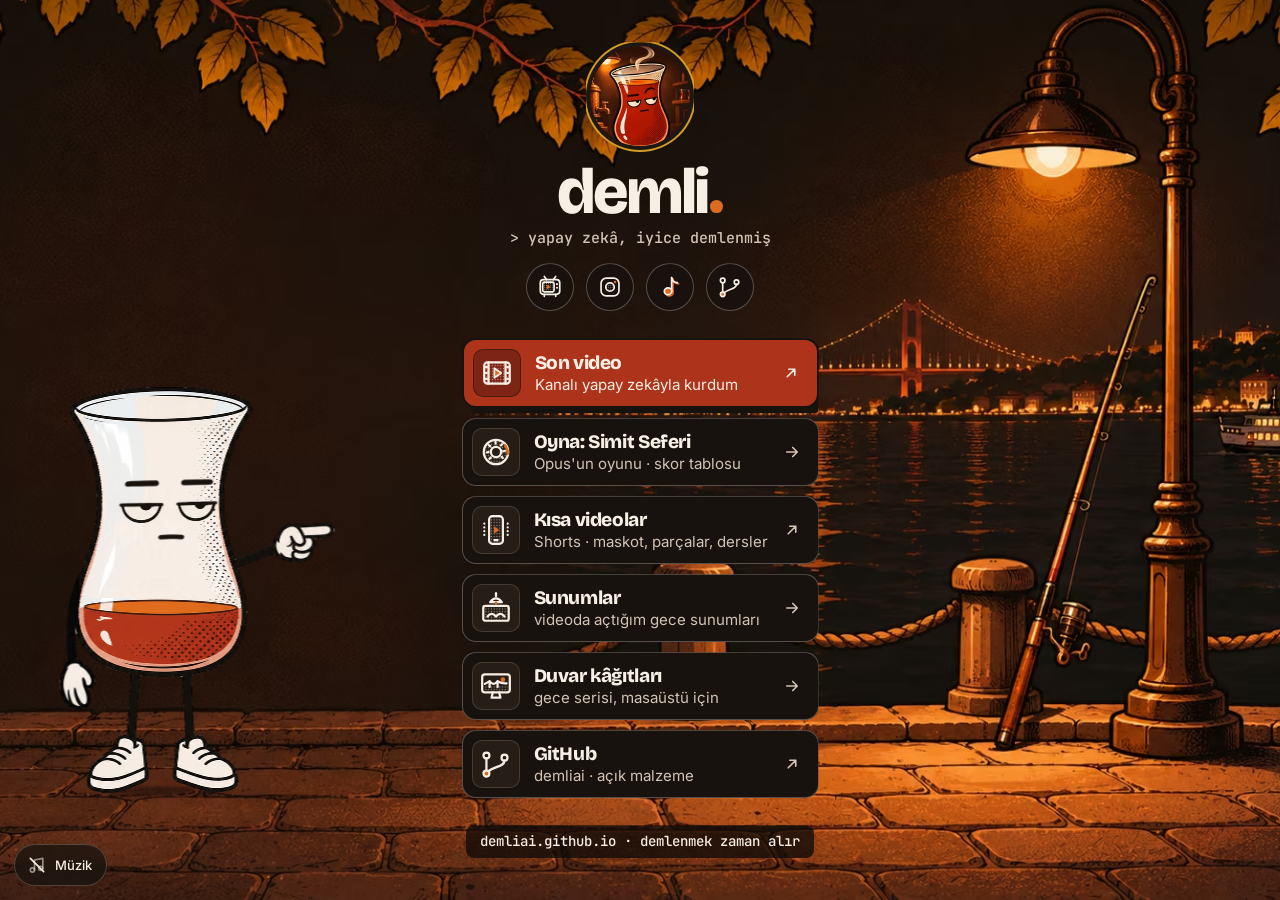
<file: index.html>
<!doctype html>
<html lang="tr">
<head>
<meta charset="utf-8">
<meta name="viewport" content="width=device-width, initial-scale=1">
<title>Demli · yapay zekâ, iyice demlenmiş</title>
<meta name="description" content="Türkçe yapay zekâ kanalı. Yeni modelleri aynı görevlerle deniyorum, sonucu sakin sakin anlatıyorum.">
<meta name="theme-color" content="#1E1712">
<link rel="canonical" href="https://demliai.github.io/">
<meta property="og:type" content="website">
<meta property="og:site_name" content="Demli">
<meta property="og:title" content="Demli · yapay zekâ, iyice demlenmiş">
<meta property="og:description" content="Türkçe yapay zekâ kanalı. Yeni modelleri aynı görevlerle deniyorum, sonucu sakin sakin anlatıyorum.">
<meta property="og:url" content="https://demliai.github.io/">
<meta property="og:image" content="https://demliai.github.io/assets/img/og.jpg">
<meta property="og:locale" content="tr_TR">
<meta name="twitter:card" content="summary_large_image">
<link rel="icon" href="favicon.ico" sizes="any">
<link rel="icon" href="assets/img/favicon-32.png" type="image/png" sizes="32x32">
<link rel="apple-touch-icon" href="assets/img/apple-touch-icon.png">
<link rel="manifest" href="site.webmanifest">
<link rel="preload" href="assets/fontlar/bricolage-grotesque-latin.woff2" as="font" type="font/woff2" crossorigin>
<link rel="preload" href="assets/img/sahne/bogaz-1672.avif" as="image" type="image/avif">
<link rel="stylesheet" href="assets/css/belirtecler.css">
<link rel="stylesheet" href="assets/css/temel.css">
<link rel="stylesheet" href="assets/css/bilesenler.css">
<link rel="stylesheet" href="assets/css/merkez.css">
<script>if(!matchMedia('(prefers-reduced-motion: reduce)').matches)document.documentElement.classList.add('hareket')</script>
<script type="module" src="assets/js/site.js"></script>
</head>
<body class="merkez-sayfa">
<a class="atla" href="#baglantilar">Bağlantılara geç</a>
<main class="merkez" id="icerik">
  <!-- Gece sahnesi ekranı kaplar: kenarları bilerek kırpılır (arka plan sahnesi, çizim/karakter değil).
       Demli sahnenin içinde ayrı katman; kendisi hiç kırpılmaz. Dar ekranda sahne bulanık arka plan olur. -->
  <div class="merkez-sahne">
    <picture>
      <source type="image/avif" srcset="assets/img/sahne/bogaz-800.avif 800w, assets/img/sahne/bogaz-1280.avif 1280w, assets/img/sahne/bogaz-1672.avif 1672w" sizes="(min-aspect-ratio: 1672/941) 100vw, 178vh">
      <img src="assets/img/sahne/bogaz-1280.webp" srcset="assets/img/sahne/bogaz-800.webp 800w, assets/img/sahne/bogaz-1280.webp 1280w, assets/img/sahne/bogaz-1672.webp 1672w" sizes="(min-aspect-ratio: 1672/941) 100vw, 178vh" width="1672" height="941" alt="" data-kirpma="bilerek" fetchpriority="high">
    </picture>
    <div class="demli merkez-demli" data-demli data-hal="sikilmis" data-kol="point-down" data-cay=".86" data-ilk-cay=".15" data-takip>
      <picture><source type="image/avif" srcset="assets/img/demli/demli-isaret-420.avif 420w, assets/img/demli/demli-isaret-840.avif 840w" sizes="26vw"><img src="assets/img/demli/demli-isaret-420.webp" srcset="assets/img/demli/demli-isaret-420.webp 420w, assets/img/demli/demli-isaret-840.webp 840w" sizes="26vw" width="840" height="1001" alt="Demli: ince belli, çayla dolu bir çay bardağı. Gece Boğaz kıyısında, rıhtımda ayakları üzerinde duruyor ve eliyle bağlantıları gösteriyor."></picture>
    </div>
  </div>

  <div class="merkez-kolon">
    <header class="merkez-bas">
      <picture class="profil" data-demlen style="--sira:0">
        <source type="image/avif" srcset="assets/img/profil-160.avif 160w, assets/img/profil-320.avif 320w" sizes="112px">
        <img src="assets/img/profil-160.webp" srcset="assets/img/profil-160.webp 160w, assets/img/profil-320.webp 320w" sizes="112px" width="160" height="160" alt="Demli kanal profil görseli: lamba altında, buharı tüten bir çay bardağı.">
      </picture>
      <h1 class="merkez-ad" data-demlen style="--sira:1">demli<span class="marka-nokta" aria-hidden="true"></span></h1>
      <p class="merkez-slogan" data-demlen style="--sira:2" data-veri="merkez-slogan"><!--veri-->&gt; yapay zekâ, iyice demlenmiş<!--/veri--></p>
      <nav class="sosyal-nav" aria-label="Demli sosyal medya hesapları" data-demlen style="--sira:2" data-veri="merkez-sosyal"><!--veri--><ul class="sosyal"><li><a class="sosyal-dugme" href="https://www.youtube.com/@demliai" rel="noopener" aria-label="YouTube: @demliai" title="YouTube"><svg viewBox="0 0 32 32" width="26" height="26" aria-hidden="true" focusable="false"><defs><pattern id="ht1yo" width="2.6" height="2.6" patternUnits="userSpaceOnUse"><circle cx="1.3" cy="1.3" r=".62" fill="#F7EEE4" fill-opacity="0.55"/></pattern></defs><path d="M12 7 9 3M20 7l3-4" fill="none" stroke="#F7EEE4" stroke-width="2.1" stroke-linecap="round" stroke-linejoin="round"/><rect x="4" y="7" width="24" height="18" rx="4" fill="none" stroke="#F7EEE4" stroke-width="2.1" stroke-linecap="round" stroke-linejoin="round"/><rect x="7" y="10" width="14" height="12" rx="2" fill="url(#ht1yo)"/><rect x="7" y="10" width="14" height="12" rx="2" fill="none" stroke="#F7EEE4" stroke-width="2.1" stroke-linecap="round" stroke-linejoin="round"/><path d="M12 13l5 3-5 3z" fill="#DC6C21"/><circle cx="24.6" cy="12.5" r="1.3" fill="#F7EEE4"/><circle cx="24.6" cy="17" r="1.3" fill="#F7EEE4"/><path d="M9 25v2.5M23 25v2.5" fill="none" stroke="#F7EEE4" stroke-width="2.1" stroke-linecap="round" stroke-linejoin="round"/></svg></a></li><li><a class="sosyal-dugme" href="https://www.instagram.com/demliai/" rel="noopener" aria-label="Instagram: @demliai" title="Instagram"><svg viewBox="0 0 32 32" width="26" height="26" aria-hidden="true" focusable="false"><defs><pattern id="ht2in" width="2.6" height="2.6" patternUnits="userSpaceOnUse"><circle cx="1.3" cy="1.3" r=".62" fill="#F7EEE4" fill-opacity="0.55"/></pattern></defs><rect x="5" y="5" width="22" height="22" rx="6.5" fill="none" stroke="#F7EEE4" stroke-width="2.1" stroke-linecap="round" stroke-linejoin="round"/><circle cx="16" cy="16" r="5.2" fill="url(#ht2in)"/><circle cx="16" cy="16" r="5.2" fill="none" stroke="#F7EEE4" stroke-width="2.1" stroke-linecap="round" stroke-linejoin="round"/><circle cx="22.2" cy="9.8" r="1.5" fill="#DC6C21"/></svg></a></li><li><a class="sosyal-dugme" href="https://www.tiktok.com/@demliai" rel="noopener" aria-label="TikTok: @demliai" title="TikTok"><svg viewBox="0 0 32 32" width="26" height="26" aria-hidden="true" focusable="false"><path d="M19.6 6v16M19.6 6c.6 3.6 3.4 6 7 6.2" fill="none" stroke="#DC6C21" stroke-width="2.1" stroke-linecap="round"/><ellipse cx="15.2" cy="22.7" rx="4.6" ry="4.2" fill="none" stroke="#DC6C21" stroke-width="2.1"/><path d="M18 4.5v16" fill="none" stroke="#F7EEE4" stroke-width="2.1" stroke-linecap="round" stroke-linejoin="round"/><path d="M18 4.5c.6 3.6 3.4 6 7 6.2" fill="none" stroke="#F7EEE4" stroke-width="2.1" stroke-linecap="round" stroke-linejoin="round"/><ellipse cx="13.6" cy="21.2" rx="4.6" ry="4.2" fill="#DC6C21" stroke="#F7EEE4" stroke-width="2.1"/></svg></a></li><li><a class="sosyal-dugme" href="https://github.com/demliai" rel="noopener" aria-label="GitHub: demliai" title="GitHub"><svg viewBox="0 0 32 32" width="26" height="26" aria-hidden="true" focusable="false"><path d="M7 10.8v11.4M24 12.8c0 6-10 5-15.6 10.6" fill="none" stroke="#F7EEE4" stroke-width="2.1" stroke-linecap="round" stroke-linejoin="round"/><circle cx="7" cy="8" r="2.8" fill="none" stroke="#F7EEE4" stroke-width="2.1" stroke-linecap="round" stroke-linejoin="round"/><circle cx="7" cy="25" r="2.8" fill="#DC6C21" stroke="#F7EEE4" stroke-width="2.1"/><circle cx="24" cy="10" r="2.8" fill="none" stroke="#F7EEE4" stroke-width="2.1" stroke-linecap="round" stroke-linejoin="round"/></svg></a></li></ul><!--/veri--></nav>
    </header>
    <nav id="baglantilar" aria-label="Demli bağlantıları" data-veri="merkez-kartlar"><!--veri--><ul class="kartlar"><li><a class="kart kart-vurgu" href="https://youtu.be/LlHSvyFbiyE" rel="noopener" style="--sira:3"><span class="kart-simge"><svg viewBox="0 0 32 32" width="34" height="34" aria-hidden="true" focusable="false"><defs><pattern id="ht5fi" width="2.6" height="2.6" patternUnits="userSpaceOnUse"><circle cx="1.3" cy="1.3" r=".62" fill="#F7EEE4" fill-opacity="0.55"/></pattern></defs><rect x="4" y="6" width="24" height="20" rx="3" fill="url(#ht5fi)"/><rect x="4" y="6" width="24" height="20" rx="3" fill="none" stroke="#F7EEE4" stroke-width="2.1" stroke-linecap="round" stroke-linejoin="round"/><path d="M8 6v20M24 6v20" fill="none" stroke="#F7EEE4" stroke-width="2.1" stroke-linecap="round" stroke-linejoin="round" stroke-width="1.6"/><path d="M5.5 10.5h1M5.5 16h1M5.5 21.5h1M25.5 10.5h1M25.5 16h1M25.5 21.5h1" fill="none" stroke="#F7EEE4" stroke-width="2.1" stroke-linecap="round" stroke-linejoin="round" stroke-width="1.6"/><path d="M13.5 11.5l6.5 4.5-6.5 4.5z" fill="#DC6C21" stroke="#F7EEE4" stroke-width="1.6" stroke-linejoin="round"/></svg></span><span class="kart-metin"><span class="kart-ad">Son video</span><span class="kart-acik">Kanalı yapay zekâyla kurdum</span></span><span class="kart-ok"><svg viewBox="0 0 24 24" width="18" height="18" aria-hidden="true"><path d="M7 17 17 7M9 7h8v8" fill="none" stroke="currentColor" stroke-width="2.2" stroke-linecap="round" stroke-linejoin="round"/></svg></span></a></li><li><a class="kart" href="simit-seferi/" style="--sira:4"><span class="kart-simge"><svg viewBox="0 0 32 32" width="34" height="34" aria-hidden="true" focusable="false"><defs><pattern id="ht6si" width="2.6" height="2.6" patternUnits="userSpaceOnUse"><circle cx="1.3" cy="1.3" r=".62" fill="#F7EEE4" fill-opacity="0.55"/></pattern></defs><path d="M16 4.5a11.5 11.5 0 1 0 0 23a11.5 11.5 0 1 0 0-23zM16 11.2a4.8 4.8 0 1 1 0 9.6a4.8 4.8 0 1 1 0-9.6z" fill="url(#ht6si)" fill-rule="evenodd"/><circle cx="16" cy="16" r="11.5" fill="none" stroke="#F7EEE4" stroke-width="2.1" stroke-linecap="round" stroke-linejoin="round"/><circle cx="16" cy="16" r="4.8" fill="none" stroke="#F7EEE4" stroke-width="2.1" stroke-linecap="round" stroke-linejoin="round"/><path d="M9.2 9.6l1.4 1M15.5 6.6l.2 1.6M21.6 8.6l-1 1.2M24.4 15l-1.6.3M22.4 21.6l-1.2-1M10 22.4l1-1.2M7.4 16.4l1.6-.2" fill="none" stroke="#F7EEE4" stroke-width="2.1" stroke-linecap="round" stroke-linejoin="round" stroke-width="1.5"/><path d="M24.2 9.4a11.5 11.5 0 0 1 2.9 8.2" fill="none" stroke="#DC6C21" stroke-width="2.4" stroke-linecap="round"/></svg></span><span class="kart-metin"><span class="kart-ad">Oyna: Simit Seferi</span><span class="kart-acik">Opus&#39;un oyunu · skor tablosu</span></span><span class="kart-ok"><svg viewBox="0 0 24 24" width="18" height="18" aria-hidden="true"><path d="M5 12h14M13 6l6 6-6 6" fill="none" stroke="currentColor" stroke-width="2.2" stroke-linecap="round" stroke-linejoin="round"/></svg></span></a></li><li><a class="kart" href="https://www.youtube.com/@demliai/shorts" rel="noopener" style="--sira:5"><span class="kart-simge"><svg viewBox="0 0 32 32" width="34" height="34" aria-hidden="true" focusable="false"><defs><pattern id="ht7ki" width="2.6" height="2.6" patternUnits="userSpaceOnUse"><circle cx="1.3" cy="1.3" r=".62" fill="#F7EEE4" fill-opacity="0.55"/></pattern></defs><rect x="9.5" y="3" width="13" height="26" rx="3.2" fill="url(#ht7ki)"/><rect x="9.5" y="3" width="13" height="26" rx="3.2" fill="none" stroke="#F7EEE4" stroke-width="2.1" stroke-linecap="round" stroke-linejoin="round"/><path d="M14 12.5l5 3.5-5 3.5z" fill="#DC6C21"/><path d="M14.5 25.5h3" fill="none" stroke="#F7EEE4" stroke-width="2.1" stroke-linecap="round" stroke-linejoin="round" stroke-width="1.6"/><path d="M5 10v12M27 10v12" fill="none" stroke="#F7EEE4" stroke-width="2.1" stroke-linecap="round" stroke-linejoin="round" stroke-width="1.6" stroke-dasharray=".1 3.4"/></svg></span><span class="kart-metin"><span class="kart-ad">Kısa videolar</span><span class="kart-acik">Shorts · maskot, parçalar, dersler</span></span><span class="kart-ok"><svg viewBox="0 0 24 24" width="18" height="18" aria-hidden="true"><path d="M7 17 17 7M9 7h8v8" fill="none" stroke="currentColor" stroke-width="2.2" stroke-linecap="round" stroke-linejoin="round"/></svg></span></a></li><li><a class="kart" href="sunumlar/" style="--sira:6"><span class="kart-simge"><svg viewBox="0 0 32 32" width="34" height="34" aria-hidden="true" focusable="false"><defs><pattern id="ht8sa" width="2.6" height="2.6" patternUnits="userSpaceOnUse"><circle cx="1.3" cy="1.3" r=".62" fill="#F7EEE4" fill-opacity="0.55"/></pattern></defs><path d="M16 2v3" fill="none" stroke="#F7EEE4" stroke-width="2.1" stroke-linecap="round" stroke-linejoin="round"/><path d="M10.5 10.5Q16 3.5 21.5 10.5z" fill="none" stroke="#F7EEE4" stroke-width="2.1" stroke-linecap="round" stroke-linejoin="round"/><circle cx="16" cy="11.2" r="1.4" fill="#DC6C21"/><rect x="4" y="14" width="24" height="14" rx="2" fill="url(#ht8sa)"/><rect x="4" y="14" width="24" height="14" rx="2" fill="none" stroke="#F7EEE4" stroke-width="2.1" stroke-linecap="round" stroke-linejoin="round"/><path d="M8 24q4-5 8 0q4-5 8 0" fill="none" stroke="#F7EEE4" stroke-width="2.1" stroke-linecap="round" stroke-linejoin="round" stroke="#DC6C21"/></svg></span><span class="kart-metin"><span class="kart-ad">Sunumlar</span><span class="kart-acik">videoda açtığım gece sunumları</span></span><span class="kart-ok"><svg viewBox="0 0 24 24" width="18" height="18" aria-hidden="true"><path d="M5 12h14M13 6l6 6-6 6" fill="none" stroke="currentColor" stroke-width="2.2" stroke-linecap="round" stroke-linejoin="round"/></svg></span></a></li><li><a class="kart" href="duvar-kagidi/" style="--sira:7"><span class="kart-simge"><svg viewBox="0 0 32 32" width="34" height="34" aria-hidden="true" focusable="false"><defs><pattern id="ht9du" width="2.6" height="2.6" patternUnits="userSpaceOnUse"><circle cx="1.3" cy="1.3" r=".62" fill="#F7EEE4" fill-opacity="0.55"/></pattern></defs><rect x="3" y="5" width="26" height="17" rx="2.5" fill="none" stroke="#F7EEE4" stroke-width="2.1" stroke-linecap="round" stroke-linejoin="round"/><rect x="5" y="16" width="22" height="4.5" fill="url(#ht9du)"/><circle cx="22.5" cy="10" r="2.2" fill="#DC6C21"/><path d="M10 17V11.5M17.5 17V11.5M5.5 14q4.5-2.5 4.5-2.5q3.75 5 7.5 0q4 2.5 8.5 2" fill="none" stroke="#F7EEE4" stroke-width="2.1" stroke-linecap="round" stroke-linejoin="round" stroke-width="1.6"/><path d="M13 22l-1.2 5h8.4L19 22" fill="none" stroke="#F7EEE4" stroke-width="2.1" stroke-linecap="round" stroke-linejoin="round"/></svg></span><span class="kart-metin"><span class="kart-ad">Duvar kâğıtları</span><span class="kart-acik">gece serisi, masaüstü için</span></span><span class="kart-ok"><svg viewBox="0 0 24 24" width="18" height="18" aria-hidden="true"><path d="M5 12h14M13 6l6 6-6 6" fill="none" stroke="currentColor" stroke-width="2.2" stroke-linecap="round" stroke-linejoin="round"/></svg></span></a></li><li><a class="kart" href="https://github.com/demliai" rel="noopener" style="--sira:8"><span class="kart-simge"><svg viewBox="0 0 32 32" width="34" height="34" aria-hidden="true" focusable="false"><path d="M7 10.8v11.4M24 12.8c0 6-10 5-15.6 10.6" fill="none" stroke="#F7EEE4" stroke-width="2.1" stroke-linecap="round" stroke-linejoin="round"/><circle cx="7" cy="8" r="2.8" fill="none" stroke="#F7EEE4" stroke-width="2.1" stroke-linecap="round" stroke-linejoin="round"/><circle cx="7" cy="25" r="2.8" fill="#DC6C21" stroke="#F7EEE4" stroke-width="2.1"/><circle cx="24" cy="10" r="2.8" fill="none" stroke="#F7EEE4" stroke-width="2.1" stroke-linecap="round" stroke-linejoin="round"/></svg></span><span class="kart-metin"><span class="kart-ad">GitHub</span><span class="kart-acik">demliai · açık malzeme</span></span><span class="kart-ok"><svg viewBox="0 0 24 24" width="18" height="18" aria-hidden="true"><path d="M7 17 17 7M9 7h8v8" fill="none" stroke="currentColor" stroke-width="2.2" stroke-linecap="round" stroke-linejoin="round"/></svg></span></a></li></ul><!--/veri--></nav>
    <p class="merkez-kunye" data-demlen style="--sira:10">demliai.github.io <span aria-hidden="true">·</span> demlenmek zaman alır</p>
  </div>
</main>
</body>
</html>
</file>
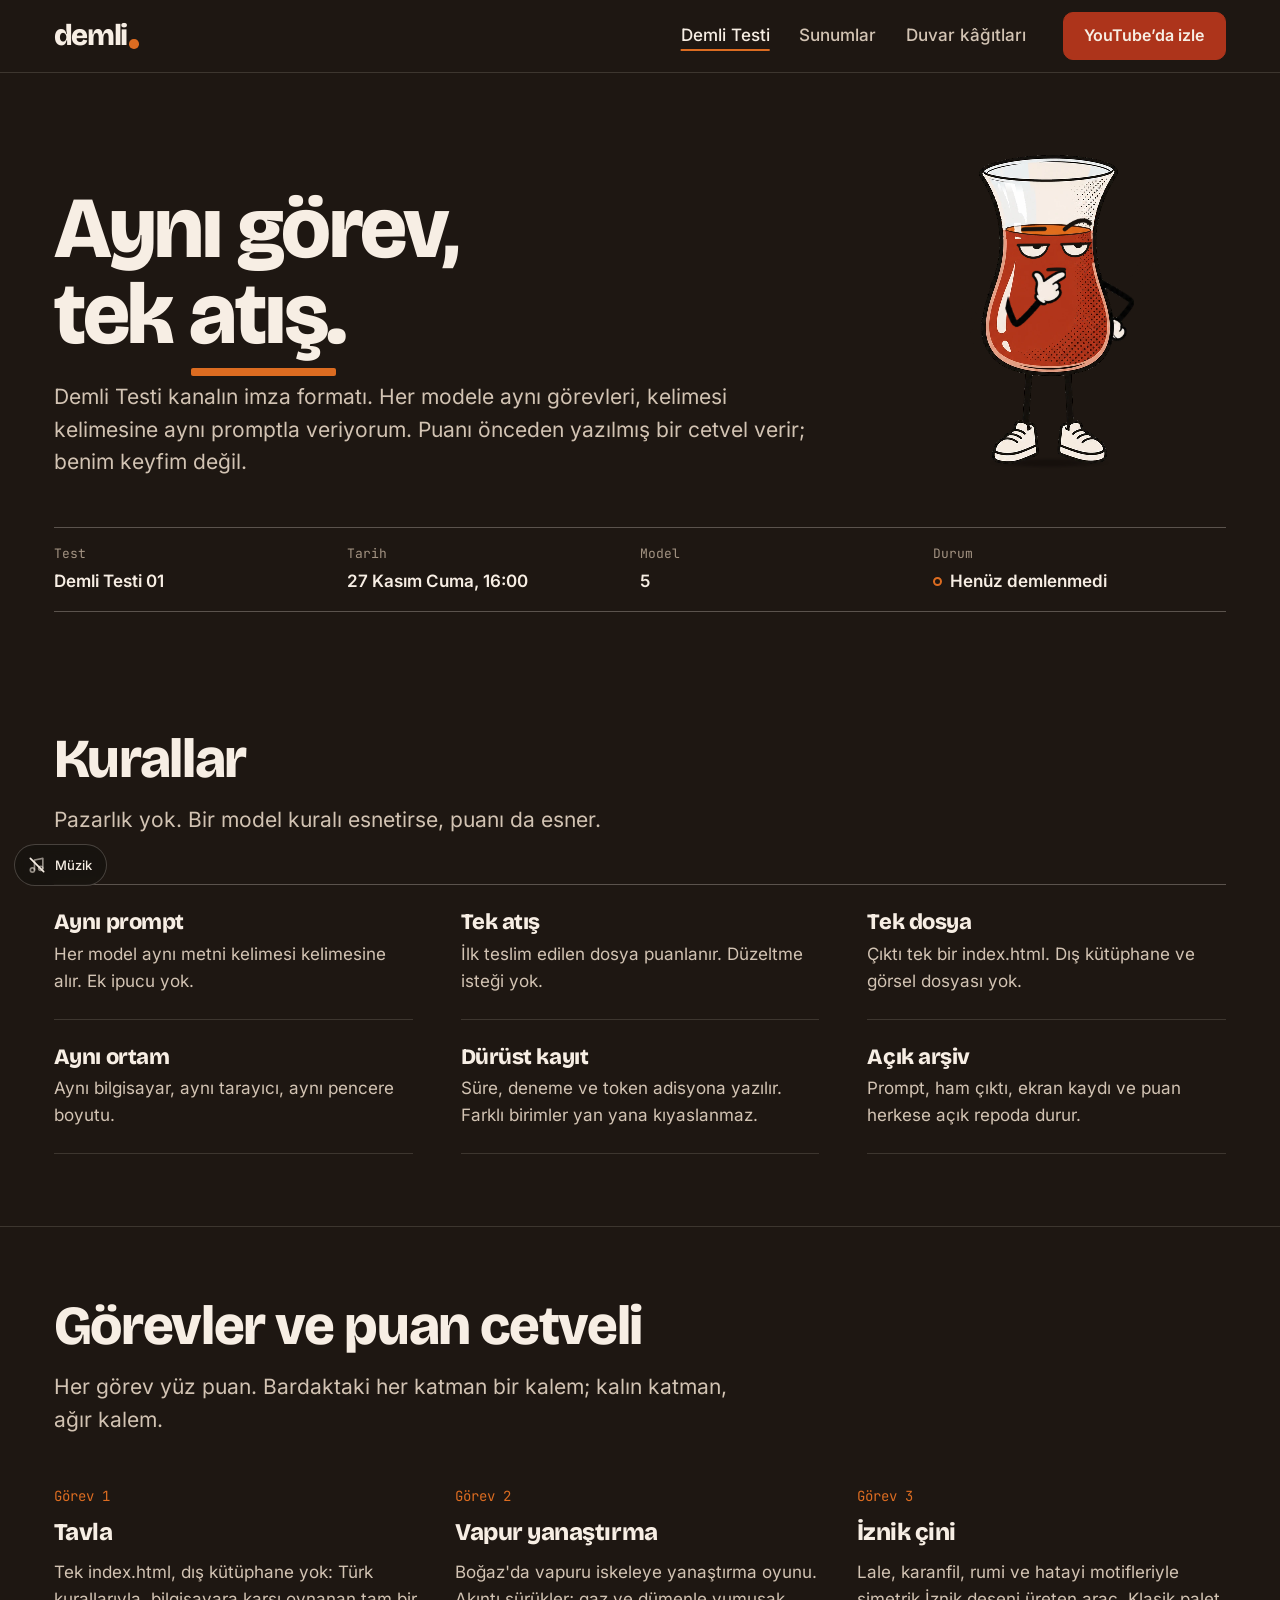
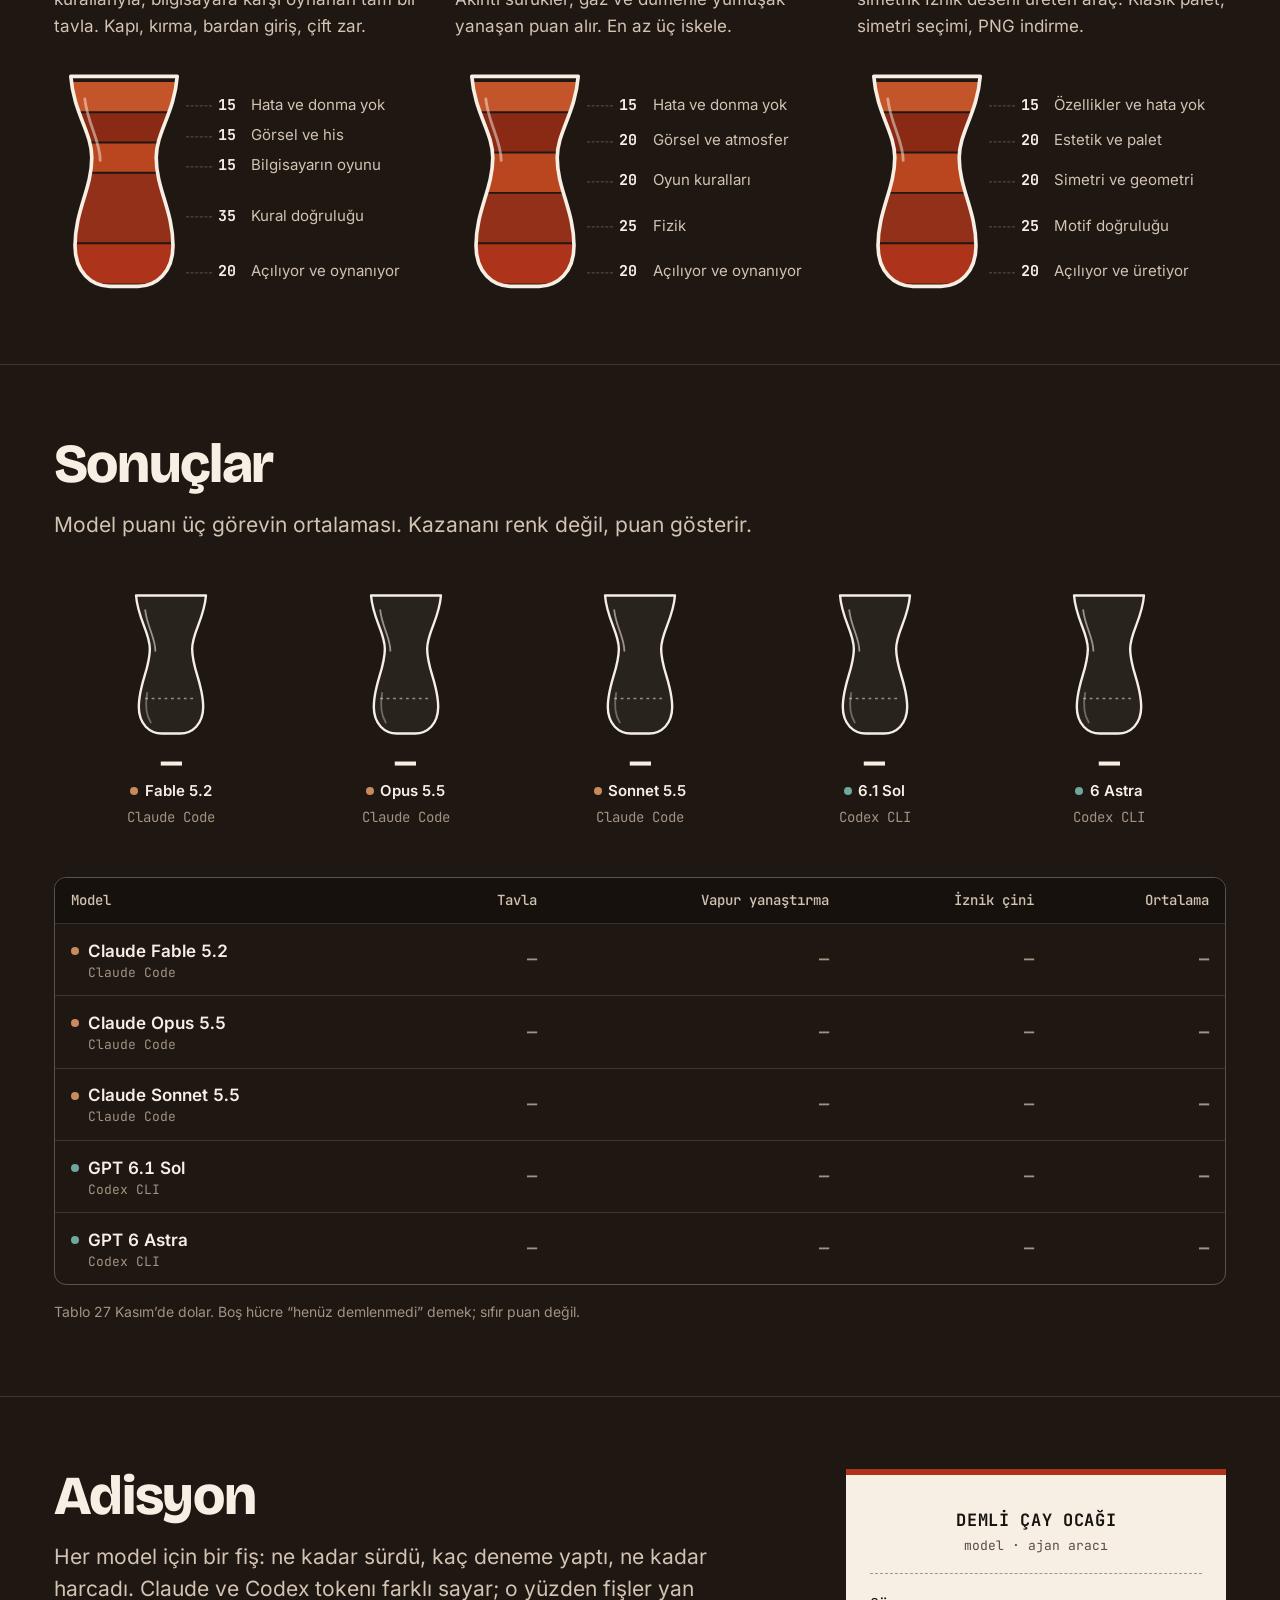
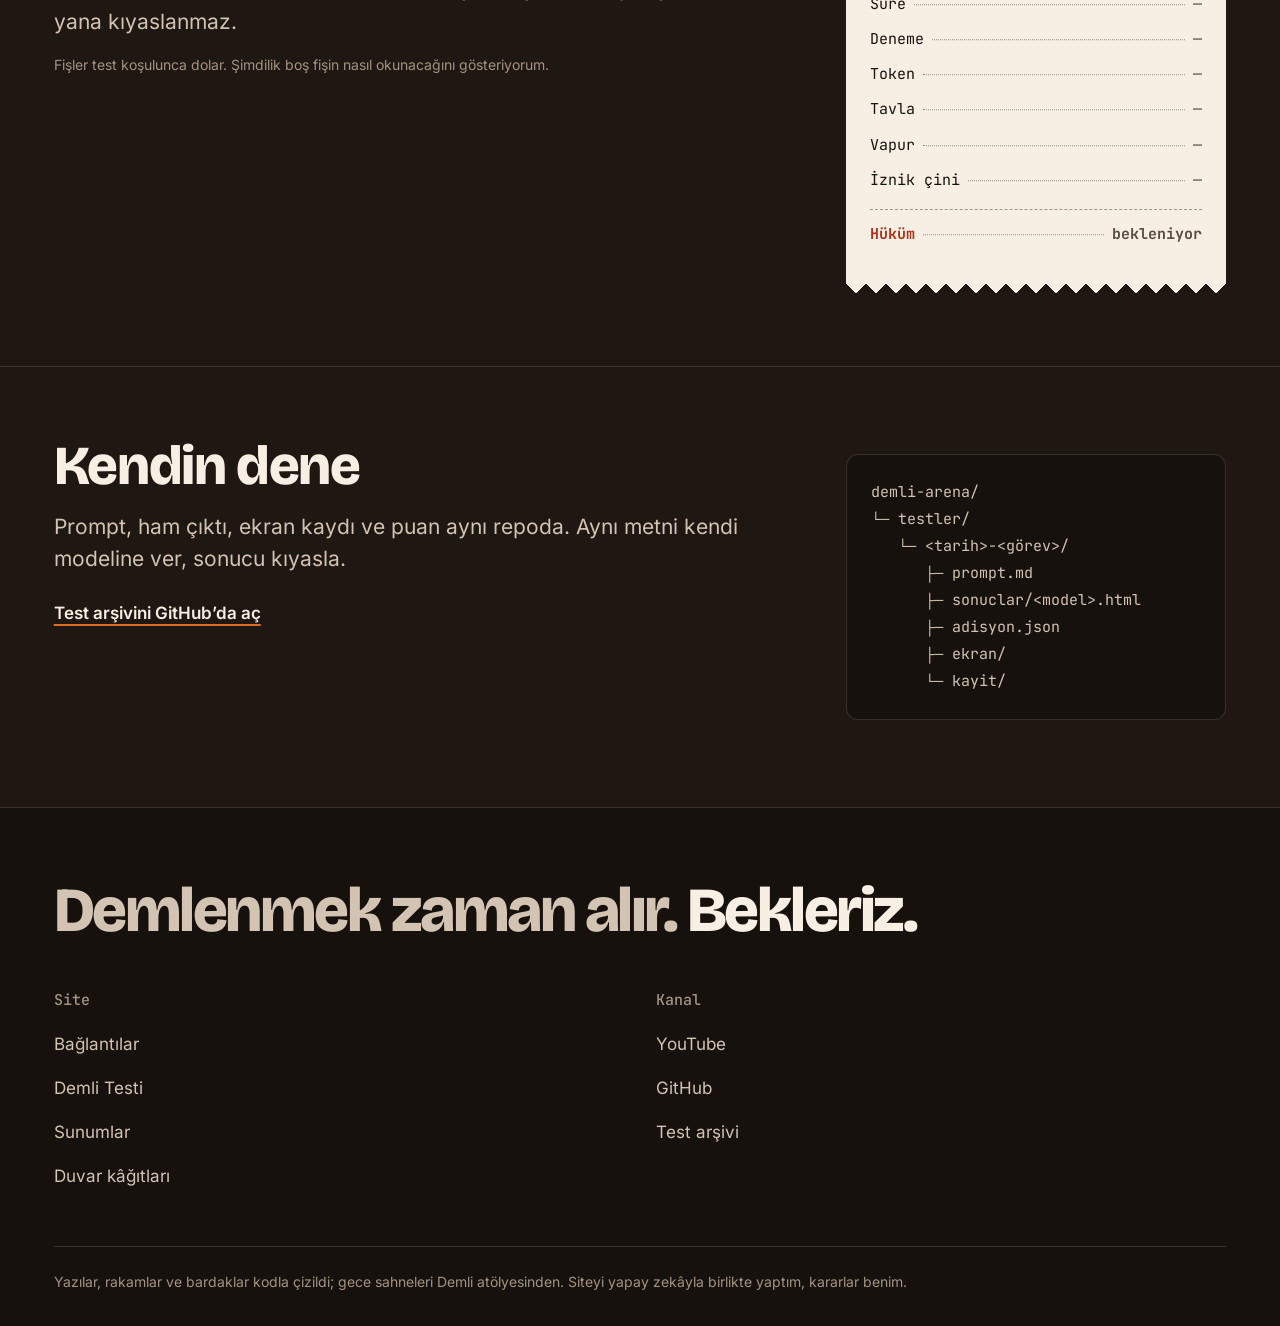
<file: demli-testi/index.html>
<!doctype html>
<html lang="tr">
<head>
<meta charset="utf-8">
<meta name="viewport" content="width=device-width, initial-scale=1">
<title>Demli Testi · Demli</title>
<meta name="description" content="Her yeni modele aynı görevler, aynı prompt ve aynı puan cetveli. Puanı çay ölçer, hesabı adisyon verir.">
<meta name="theme-color" content="#1E1712">
<link rel="canonical" href="https://demliai.github.io/demli-testi/">
<meta property="og:type" content="website">
<meta property="og:site_name" content="Demli">
<meta property="og:title" content="Demli Testi · Demli">
<meta property="og:description" content="Her yeni modele aynı görevler, aynı prompt ve aynı puan cetveli. Puanı çay ölçer, hesabı adisyon verir.">
<meta property="og:url" content="https://demliai.github.io/demli-testi/">
<meta property="og:image" content="https://demliai.github.io/assets/img/og.jpg">
<meta property="og:locale" content="tr_TR">
<meta name="twitter:card" content="summary_large_image">
<link rel="icon" href="../favicon.ico" sizes="any">
<link rel="icon" href="../assets/img/favicon-32.png" type="image/png" sizes="32x32">
<link rel="apple-touch-icon" href="../assets/img/apple-touch-icon.png">
<link rel="manifest" href="../site.webmanifest">
<link rel="preload" href="../assets/fontlar/bricolage-grotesque-latin.woff2" as="font" type="font/woff2" crossorigin>
<link rel="stylesheet" href="../assets/css/belirtecler.css">
<link rel="stylesheet" href="../assets/css/temel.css">
<link rel="stylesheet" href="../assets/css/bilesenler.css">
<script>if(!matchMedia('(prefers-reduced-motion: reduce)').matches)document.documentElement.classList.add('hareket')</script>
<script type="module" src="../assets/js/site.js"></script>
</head>
<body>
<a class="atla" href="#icerik">İçeriğe geç</a>
<header class="ust">
  <div class="kap ust-ic">
    <a class="marka" href="../" aria-label="Demli, bağlantılar"><span class="marka-ad">demli</span><span class="marka-nokta" aria-hidden="true"></span></a>
    <nav class="ust-nav" aria-label="Ana gezinme">
      <ul><li><a href="../demli-testi/" aria-current="page">Demli Testi</a></li><li><a href="../sunumlar/">Sunumlar</a></li><li><a href="../duvar-kagidi/">Duvar kâğıtları</a></li></ul>
      <a class="dugme dugme-ana" data-baglanti="youtube" href="https://www.youtube.com/@demliai">YouTube’da izle</a>
    </nav>
    <details class="mobil-menu">
      <summary>Menü</summary>
      <nav class="mobil-panel" aria-label="Mobil gezinme">
        <ul><li><a href="../">Bağlantılar</a></li><li><a href="../demli-testi/" aria-current="page">Demli Testi</a></li><li><a href="../sunumlar/">Sunumlar</a></li><li><a href="../duvar-kagidi/">Duvar kâğıtları</a></li></ul>
        <a class="dugme dugme-ana" data-baglanti="youtube" href="https://www.youtube.com/@demliai">YouTube’da izle</a>
      </nav>
    </details>
  </div>
</header>
<main id="icerik">
  <section class="sayfa-bas" aria-labelledby="h-test">
    <div class="kap sayfa-bas-izgara">
      <div class="sayfa-bas-metin">
        <h1 class="dev" id="h-test"><span class="satir">Aynı görev,</span> <span class="satir">tek <span class="vurgu">atış.</span></span></h1>
        <p class="giris" data-demlen style="--sira:2">Demli Testi kanalın imza formatı. Her modele aynı görevleri, kelimesi kelimesine aynı promptla veriyorum. Puanı önceden yazılmış bir cetvel verir; benim keyfim değil.</p>
      </div>
      <div class="sayfa-demli">
        <div class="demli" data-demli data-hal="dusunuyor" data-kol="chin" data-cay=".8" data-takip>
                    <picture><source type="image/avif" srcset="../assets/img/demli/demli-dusunuyor-420.avif 420w, ../assets/img/demli/demli-dusunuyor-840.avif 840w" sizes="280px"><img src="../assets/img/demli/demli-dusunuyor-420.webp" srcset="../assets/img/demli/demli-dusunuyor-420.webp 420w, ../assets/img/demli/demli-dusunuyor-840.webp 840w" sizes="280px" width="840" height="1001" alt="Demli: çayla dolu ince belli bir çay bardağı. Ayakları üzerinde duruyor, eli çenesinde, düşünüyor."></picture>
        </div>
      </div>
    </div>
    <div class="kap"><div data-veri="test-durum"><!--veri--><dl class="durum-satir"><div><dt>Test</dt><dd>Demli Testi 01</dd></div><div><dt>Tarih</dt><dd><time datetime="2026-11-27T16:00:00+03:00">27 Kasım Cuma, 16:00</time></dd></div><div><dt>Model</dt><dd>5</dd></div><div><dt>Durum</dt><dd><span class="nokta-durum durum-bekliyor"></span>Henüz demlenmedi <span class="kalan" data-kalan="2026-11-27T16:00:00+03:00"></span></dd></div></dl><!--/veri--></div></div>
  </section>

  <section class="bolum" aria-labelledby="h-kural">
    <div class="kap">
      <div class="bolum-bas"><h2 class="bolum-baslik" id="h-kural">Kurallar</h2><p class="giris">Pazarlık yok. Bir model kuralı esnetirse, puanı da esner.</p></div>
      <div data-veri="kurallar"><!--veri--><dl class="kurallar"><div><dt>Aynı prompt</dt><dd>Her model aynı metni kelimesi kelimesine alır. Ek ipucu yok.</dd></div><div><dt>Tek atış</dt><dd>İlk teslim edilen dosya puanlanır. Düzeltme isteği yok.</dd></div><div><dt>Tek dosya</dt><dd>Çıktı tek bir index.html. Dış kütüphane ve görsel dosyası yok.</dd></div><div><dt>Aynı ortam</dt><dd>Aynı bilgisayar, aynı tarayıcı, aynı pencere boyutu.</dd></div><div><dt>Dürüst kayıt</dt><dd>Süre, deneme ve token adisyona yazılır. Farklı birimler yan yana kıyaslanmaz.</dd></div><div><dt>Açık arşiv</dt><dd>Prompt, ham çıktı, ekran kaydı ve puan herkese açık repoda durur.</dd></div></dl><!--/veri--></div>
    </div>
  </section>

  <section class="bolum" aria-labelledby="h-gorev">
    <div class="kap">
      <div class="bolum-bas"><h2 class="bolum-baslik" id="h-gorev">Görevler ve puan cetveli</h2><p class="giris">Her görev yüz puan. Bardaktaki her katman bir kalem; kalın katman, ağır kalem.</p></div>
      <div class="gorevler" data-veri="cetveller"><!--veri--><article class="gorev-kart" aria-labelledby="g-tavla"><p class="gorev-no">Görev 1</p><h3 id="g-tavla">Tavla</h3><p class="gorev-ozet">Tek index.html, dış kütüphane yok: Türk kurallarıyla, bilgisayara karşı oynanan tam bir tavla. Kapı, kırma, bardan giriş, çift zar.</p><div class="cetvel"><svg class="cetvel-bardak" viewBox="0 0 100 160" role="img" aria-label="Tavla puan cetveli, toplam 100"><defs><clipPath id="c1"><path d="M12 6 C14 32 27 46 27 64 C27 86 15 102 15 127 C15 146 27 156 40 156 L60 156 C73 156 85 146 85 127 C85 102 73 86 73 64 C73 46 86 32 88 6 Z"/></clipPath></defs><g clip-path="url(#c1)"><rect x="0" y="125.2" width="100" height="28.8" fill="#AD341B"/><rect x="0" y="74.8" width="100" height="50.4" fill="#93301A"/><line x1="0" x2="100" y1="125.2" y2="125.2" stroke="#1E1712" stroke-width="1.4"/><rect x="0" y="53.2" width="100" height="21.6" fill="#B9461F"/><line x1="0" x2="100" y1="74.8" y2="74.8" stroke="#1E1712" stroke-width="1.4"/><rect x="0" y="31.6" width="100" height="21.6" fill="#8A2A15"/><line x1="0" x2="100" y1="53.2" y2="53.2" stroke="#1E1712" stroke-width="1.4"/><rect x="0" y="10.0" width="100" height="21.6" fill="#C4552A"/><line x1="0" x2="100" y1="31.6" y2="31.6" stroke="#1E1712" stroke-width="1.4"/></g><path d="M22 22 C24 40 33 52 33 66" fill="none" stroke="rgba(247,238,228,.5)" stroke-width="2" stroke-linecap="round"/><path d="M12 6 C14 32 27 46 27 64 C27 86 15 102 15 127 C15 146 27 156 40 156 L60 156 C73 156 85 146 85 127 C85 102 73 86 73 64 C73 46 86 32 88 6 Z" fill="none" stroke="#F7EEE4" stroke-width="2.6" stroke-linejoin="round"/></svg><ol class="cetvel-kalem" reversed><li style="--alt:9.00%"><span class="cetvel-puan">20</span> Açılıyor ve oynanıyor</li><li style="--alt:33.75%"><span class="cetvel-puan">35</span> Kural doğruluğu</li><li style="--alt:56.25%"><span class="cetvel-puan">15</span> Bilgisayarın oyunu</li><li style="--alt:69.75%"><span class="cetvel-puan">15</span> Görsel ve his</li><li style="--alt:83.25%"><span class="cetvel-puan">15</span> Hata ve donma yok</li></ol></div></article><article class="gorev-kart" aria-labelledby="g-vapur"><p class="gorev-no">Görev 2</p><h3 id="g-vapur">Vapur yanaştırma</h3><p class="gorev-ozet">Boğaz&#39;da vapuru iskeleye yanaştırma oyunu. Akıntı sürükler; gaz ve dümenle yumuşak yanaşan puan alır. En az üç iskele.</p><div class="cetvel"><svg class="cetvel-bardak" viewBox="0 0 100 160" role="img" aria-label="Vapur yanaştırma puan cetveli, toplam 100"><defs><clipPath id="c2"><path d="M12 6 C14 32 27 46 27 64 C27 86 15 102 15 127 C15 146 27 156 40 156 L60 156 C73 156 85 146 85 127 C85 102 73 86 73 64 C73 46 86 32 88 6 Z"/></clipPath></defs><g clip-path="url(#c2)"><rect x="0" y="125.2" width="100" height="28.8" fill="#AD341B"/><rect x="0" y="89.2" width="100" height="36.0" fill="#93301A"/><line x1="0" x2="100" y1="125.2" y2="125.2" stroke="#1E1712" stroke-width="1.4"/><rect x="0" y="60.4" width="100" height="28.8" fill="#B9461F"/><line x1="0" x2="100" y1="89.2" y2="89.2" stroke="#1E1712" stroke-width="1.4"/><rect x="0" y="31.6" width="100" height="28.8" fill="#8A2A15"/><line x1="0" x2="100" y1="60.4" y2="60.4" stroke="#1E1712" stroke-width="1.4"/><rect x="0" y="10.0" width="100" height="21.6" fill="#C4552A"/><line x1="0" x2="100" y1="31.6" y2="31.6" stroke="#1E1712" stroke-width="1.4"/></g><path d="M22 22 C24 40 33 52 33 66" fill="none" stroke="rgba(247,238,228,.5)" stroke-width="2" stroke-linecap="round"/><path d="M12 6 C14 32 27 46 27 64 C27 86 15 102 15 127 C15 146 27 156 40 156 L60 156 C73 156 85 146 85 127 C85 102 73 86 73 64 C73 46 86 32 88 6 Z" fill="none" stroke="#F7EEE4" stroke-width="2.6" stroke-linejoin="round"/></svg><ol class="cetvel-kalem" reversed><li style="--alt:9.00%"><span class="cetvel-puan">20</span> Açılıyor ve oynanıyor</li><li style="--alt:29.25%"><span class="cetvel-puan">25</span> Fizik</li><li style="--alt:49.50%"><span class="cetvel-puan">20</span> Oyun kuralları</li><li style="--alt:67.50%"><span class="cetvel-puan">20</span> Görsel ve atmosfer</li><li style="--alt:83.25%"><span class="cetvel-puan">15</span> Hata ve donma yok</li></ol></div></article><article class="gorev-kart" aria-labelledby="g-iznik"><p class="gorev-no">Görev 3</p><h3 id="g-iznik">İznik çini</h3><p class="gorev-ozet">Lale, karanfil, rumi ve hatayi motifleriyle simetrik İznik deseni üreten araç. Klasik palet, simetri seçimi, PNG indirme.</p><div class="cetvel"><svg class="cetvel-bardak" viewBox="0 0 100 160" role="img" aria-label="İznik çini puan cetveli, toplam 100"><defs><clipPath id="c3"><path d="M12 6 C14 32 27 46 27 64 C27 86 15 102 15 127 C15 146 27 156 40 156 L60 156 C73 156 85 146 85 127 C85 102 73 86 73 64 C73 46 86 32 88 6 Z"/></clipPath></defs><g clip-path="url(#c3)"><rect x="0" y="125.2" width="100" height="28.8" fill="#AD341B"/><rect x="0" y="89.2" width="100" height="36.0" fill="#93301A"/><line x1="0" x2="100" y1="125.2" y2="125.2" stroke="#1E1712" stroke-width="1.4"/><rect x="0" y="60.4" width="100" height="28.8" fill="#B9461F"/><line x1="0" x2="100" y1="89.2" y2="89.2" stroke="#1E1712" stroke-width="1.4"/><rect x="0" y="31.6" width="100" height="28.8" fill="#8A2A15"/><line x1="0" x2="100" y1="60.4" y2="60.4" stroke="#1E1712" stroke-width="1.4"/><rect x="0" y="10.0" width="100" height="21.6" fill="#C4552A"/><line x1="0" x2="100" y1="31.6" y2="31.6" stroke="#1E1712" stroke-width="1.4"/></g><path d="M22 22 C24 40 33 52 33 66" fill="none" stroke="rgba(247,238,228,.5)" stroke-width="2" stroke-linecap="round"/><path d="M12 6 C14 32 27 46 27 64 C27 86 15 102 15 127 C15 146 27 156 40 156 L60 156 C73 156 85 146 85 127 C85 102 73 86 73 64 C73 46 86 32 88 6 Z" fill="none" stroke="#F7EEE4" stroke-width="2.6" stroke-linejoin="round"/></svg><ol class="cetvel-kalem" reversed><li style="--alt:9.00%"><span class="cetvel-puan">20</span> Açılıyor ve üretiyor</li><li style="--alt:29.25%"><span class="cetvel-puan">25</span> Motif doğruluğu</li><li style="--alt:49.50%"><span class="cetvel-puan">20</span> Simetri ve geometri</li><li style="--alt:67.50%"><span class="cetvel-puan">20</span> Estetik ve palet</li><li style="--alt:83.25%"><span class="cetvel-puan">15</span> Özellikler ve hata yok</li></ol></div></article><!--/veri--></div>
    </div>
  </section>

  <section class="bolum" aria-labelledby="h-sonuc">
    <div class="kap">
      <div class="bolum-bas"><h2 class="bolum-baslik" id="h-sonuc">Sonuçlar</h2><p class="giris">Model puanı üç görevin ortalaması. Kazananı renk değil, puan gösterir.</p></div>
      <div data-veri="olcer-sira"><!--veri--><ul class="olcer-sira" aria-label="Modeller ve ortalama puanları"><li><svg class="olcer olcer-orta" viewBox="0 0 100 160" role="img" aria-label="Claude Fable 5.2: henüz puan yok"><defs><clipPath id="b42j"><path d="M12 6 C14 32 27 46 27 64 C27 86 15 102 15 127 C15 146 27 156 40 156 L60 156 C73 156 85 146 85 127 C85 102 73 86 73 64 C73 46 86 32 88 6 Z"/></clipPath></defs><path d="M12 6 C14 32 27 46 27 64 C27 86 15 102 15 127 C15 146 27 156 40 156 L60 156 C73 156 85 146 85 127 C85 102 73 86 73 64 C73 46 86 32 88 6 Z" fill="rgba(247,238,228,.05)"/><line x1="22" x2="78" y1="118" y2="118" stroke="#9C8C7C" stroke-width="1.5" stroke-dasharray="3 4"/><path d="M22 22 C24 40 33 52 33 66" fill="none" stroke="rgba(247,238,228,.55)" stroke-width="2" stroke-linecap="round"/><path d="M24 112 C22 124 23 136 28 144" fill="none" stroke="rgba(247,238,228,.35)" stroke-width="2" stroke-linecap="round"/><path d="M12 6 C14 32 27 46 27 64 C27 86 15 102 15 127 C15 146 27 156 40 156 L60 156 C73 156 85 146 85 127 C85 102 73 86 73 64 C73 46 86 32 88 6 Z" fill="none" stroke="#F7EEE4" stroke-width="2.6" stroke-linejoin="round"/></svg><span class="olcer-puan">—</span><span class="olcer-ad"><span class="aile-nokta aile-claude"></span>Fable 5.2</span><span class="olcer-arac">Claude Code</span></li><li><svg class="olcer olcer-orta" viewBox="0 0 100 160" role="img" aria-label="Claude Opus 5.5: henüz puan yok"><defs><clipPath id="b52j"><path d="M12 6 C14 32 27 46 27 64 C27 86 15 102 15 127 C15 146 27 156 40 156 L60 156 C73 156 85 146 85 127 C85 102 73 86 73 64 C73 46 86 32 88 6 Z"/></clipPath></defs><path d="M12 6 C14 32 27 46 27 64 C27 86 15 102 15 127 C15 146 27 156 40 156 L60 156 C73 156 85 146 85 127 C85 102 73 86 73 64 C73 46 86 32 88 6 Z" fill="rgba(247,238,228,.05)"/><line x1="22" x2="78" y1="118" y2="118" stroke="#9C8C7C" stroke-width="1.5" stroke-dasharray="3 4"/><path d="M22 22 C24 40 33 52 33 66" fill="none" stroke="rgba(247,238,228,.55)" stroke-width="2" stroke-linecap="round"/><path d="M24 112 C22 124 23 136 28 144" fill="none" stroke="rgba(247,238,228,.35)" stroke-width="2" stroke-linecap="round"/><path d="M12 6 C14 32 27 46 27 64 C27 86 15 102 15 127 C15 146 27 156 40 156 L60 156 C73 156 85 146 85 127 C85 102 73 86 73 64 C73 46 86 32 88 6 Z" fill="none" stroke="#F7EEE4" stroke-width="2.6" stroke-linejoin="round"/></svg><span class="olcer-puan">—</span><span class="olcer-ad"><span class="aile-nokta aile-claude"></span>Opus 5.5</span><span class="olcer-arac">Claude Code</span></li><li><svg class="olcer olcer-orta" viewBox="0 0 100 160" role="img" aria-label="Claude Sonnet 5.5: henüz puan yok"><defs><clipPath id="b62j"><path d="M12 6 C14 32 27 46 27 64 C27 86 15 102 15 127 C15 146 27 156 40 156 L60 156 C73 156 85 146 85 127 C85 102 73 86 73 64 C73 46 86 32 88 6 Z"/></clipPath></defs><path d="M12 6 C14 32 27 46 27 64 C27 86 15 102 15 127 C15 146 27 156 40 156 L60 156 C73 156 85 146 85 127 C85 102 73 86 73 64 C73 46 86 32 88 6 Z" fill="rgba(247,238,228,.05)"/><line x1="22" x2="78" y1="118" y2="118" stroke="#9C8C7C" stroke-width="1.5" stroke-dasharray="3 4"/><path d="M22 22 C24 40 33 52 33 66" fill="none" stroke="rgba(247,238,228,.55)" stroke-width="2" stroke-linecap="round"/><path d="M24 112 C22 124 23 136 28 144" fill="none" stroke="rgba(247,238,228,.35)" stroke-width="2" stroke-linecap="round"/><path d="M12 6 C14 32 27 46 27 64 C27 86 15 102 15 127 C15 146 27 156 40 156 L60 156 C73 156 85 146 85 127 C85 102 73 86 73 64 C73 46 86 32 88 6 Z" fill="none" stroke="#F7EEE4" stroke-width="2.6" stroke-linejoin="round"/></svg><span class="olcer-puan">—</span><span class="olcer-ad"><span class="aile-nokta aile-claude"></span>Sonnet 5.5</span><span class="olcer-arac">Claude Code</span></li><li><svg class="olcer olcer-orta" viewBox="0 0 100 160" role="img" aria-label="GPT 6.1 Sol: henüz puan yok"><defs><clipPath id="b72j"><path d="M12 6 C14 32 27 46 27 64 C27 86 15 102 15 127 C15 146 27 156 40 156 L60 156 C73 156 85 146 85 127 C85 102 73 86 73 64 C73 46 86 32 88 6 Z"/></clipPath></defs><path d="M12 6 C14 32 27 46 27 64 C27 86 15 102 15 127 C15 146 27 156 40 156 L60 156 C73 156 85 146 85 127 C85 102 73 86 73 64 C73 46 86 32 88 6 Z" fill="rgba(247,238,228,.05)"/><line x1="22" x2="78" y1="118" y2="118" stroke="#9C8C7C" stroke-width="1.5" stroke-dasharray="3 4"/><path d="M22 22 C24 40 33 52 33 66" fill="none" stroke="rgba(247,238,228,.55)" stroke-width="2" stroke-linecap="round"/><path d="M24 112 C22 124 23 136 28 144" fill="none" stroke="rgba(247,238,228,.35)" stroke-width="2" stroke-linecap="round"/><path d="M12 6 C14 32 27 46 27 64 C27 86 15 102 15 127 C15 146 27 156 40 156 L60 156 C73 156 85 146 85 127 C85 102 73 86 73 64 C73 46 86 32 88 6 Z" fill="none" stroke="#F7EEE4" stroke-width="2.6" stroke-linejoin="round"/></svg><span class="olcer-puan">—</span><span class="olcer-ad"><span class="aile-nokta aile-gpt"></span>6.1 Sol</span><span class="olcer-arac">Codex CLI</span></li><li><svg class="olcer olcer-orta" viewBox="0 0 100 160" role="img" aria-label="GPT 6 Astra: henüz puan yok"><defs><clipPath id="b82j"><path d="M12 6 C14 32 27 46 27 64 C27 86 15 102 15 127 C15 146 27 156 40 156 L60 156 C73 156 85 146 85 127 C85 102 73 86 73 64 C73 46 86 32 88 6 Z"/></clipPath></defs><path d="M12 6 C14 32 27 46 27 64 C27 86 15 102 15 127 C15 146 27 156 40 156 L60 156 C73 156 85 146 85 127 C85 102 73 86 73 64 C73 46 86 32 88 6 Z" fill="rgba(247,238,228,.05)"/><line x1="22" x2="78" y1="118" y2="118" stroke="#9C8C7C" stroke-width="1.5" stroke-dasharray="3 4"/><path d="M22 22 C24 40 33 52 33 66" fill="none" stroke="rgba(247,238,228,.55)" stroke-width="2" stroke-linecap="round"/><path d="M24 112 C22 124 23 136 28 144" fill="none" stroke="rgba(247,238,228,.35)" stroke-width="2" stroke-linecap="round"/><path d="M12 6 C14 32 27 46 27 64 C27 86 15 102 15 127 C15 146 27 156 40 156 L60 156 C73 156 85 146 85 127 C85 102 73 86 73 64 C73 46 86 32 88 6 Z" fill="none" stroke="#F7EEE4" stroke-width="2.6" stroke-linejoin="round"/></svg><span class="olcer-puan">—</span><span class="olcer-ad"><span class="aile-nokta aile-gpt"></span>6 Astra</span><span class="olcer-arac">Codex CLI</span></li></ul><!--/veri--></div>
      <div style="margin-top: var(--b7)"><div data-veri="sonuc-tablo"><!--veri--><div class="tablo-kap" tabindex="0" role="region" aria-label="Sonuç tablosu"><table class="sonuc"><thead data-duzen-gizli><tr><th scope="col">Model</th><th scope="col">Tavla</th><th scope="col">Vapur yanaştırma</th><th scope="col">İznik çini</th><th scope="col">Ortalama</th></tr></thead><tbody><tr><th scope="row"><span class="aile-nokta aile-claude"></span>Claude Fable 5.2<span class="tablo-arac">Claude Code</span></th><td data-etiket="Tavla"><span class="bos">—</span></td><td data-etiket="Vapur yanaştırma"><span class="bos">—</span></td><td data-etiket="İznik çini"><span class="bos">—</span></td><td class="ort" data-etiket="Ortalama"><span class="bos">—</span></td></tr><tr><th scope="row"><span class="aile-nokta aile-claude"></span>Claude Opus 5.5<span class="tablo-arac">Claude Code</span></th><td data-etiket="Tavla"><span class="bos">—</span></td><td data-etiket="Vapur yanaştırma"><span class="bos">—</span></td><td data-etiket="İznik çini"><span class="bos">—</span></td><td class="ort" data-etiket="Ortalama"><span class="bos">—</span></td></tr><tr><th scope="row"><span class="aile-nokta aile-claude"></span>Claude Sonnet 5.5<span class="tablo-arac">Claude Code</span></th><td data-etiket="Tavla"><span class="bos">—</span></td><td data-etiket="Vapur yanaştırma"><span class="bos">—</span></td><td data-etiket="İznik çini"><span class="bos">—</span></td><td class="ort" data-etiket="Ortalama"><span class="bos">—</span></td></tr><tr><th scope="row"><span class="aile-nokta aile-gpt"></span>GPT 6.1 Sol<span class="tablo-arac">Codex CLI</span></th><td data-etiket="Tavla"><span class="bos">—</span></td><td data-etiket="Vapur yanaştırma"><span class="bos">—</span></td><td data-etiket="İznik çini"><span class="bos">—</span></td><td class="ort" data-etiket="Ortalama"><span class="bos">—</span></td></tr><tr><th scope="row"><span class="aile-nokta aile-gpt"></span>GPT 6 Astra<span class="tablo-arac">Codex CLI</span></th><td data-etiket="Tavla"><span class="bos">—</span></td><td data-etiket="Vapur yanaştırma"><span class="bos">—</span></td><td data-etiket="İznik çini"><span class="bos">—</span></td><td class="ort" data-etiket="Ortalama"><span class="bos">—</span></td></tr></tbody></table></div><p class="dipnot">Tablo 27 Kasım’de dolar. Boş hücre “henüz demlenmedi” demek; sıfır puan değil.</p><!--/veri--></div></div>
    </div>
  </section>

  <section class="bolum" aria-labelledby="h-adisyon">
    <div class="kap adisyon-izgara">
      <div class="bolum-bas" style="margin:0">
        <h2 class="bolum-baslik" id="h-adisyon">Adisyon</h2>
        <p class="giris">Her model için bir fiş: ne kadar sürdü, kaç deneme yaptı, ne kadar harcadı. Claude ve Codex tokenı farklı sayar; o yüzden fişler yan yana kıyaslanmaz.</p>
        <p class="dipnot">Fişler test koşulunca dolar. Şimdilik boş fişin nasıl okunacağını gösteriyorum.</p>
      </div>
      <div class="adisyon" role="group" aria-label="Boş adisyon örneği">
        <div class="adisyon-bas"><strong>DEMLİ ÇAY OCAĞI</strong><span>model · ajan aracı</span></div>
        <dl>
          <div><dt>Süre</dt><span class="dolgu"></span><dd>—</dd></div>
          <div><dt>Deneme</dt><span class="dolgu"></span><dd>—</dd></div>
          <div><dt>Token</dt><span class="dolgu"></span><dd>—</dd></div>
          <div><dt>Tavla</dt><span class="dolgu"></span><dd>—</dd></div>
          <div><dt>Vapur</dt><span class="dolgu"></span><dd>—</dd></div>
          <div><dt>İznik çini</dt><span class="dolgu"></span><dd>—</dd></div>
          <div class="hukum"><dt>Hüküm</dt><span class="dolgu"></span><dd>bekleniyor</dd></div>
        </dl>
      </div>
    </div>
  </section>

  <section class="bolum" aria-labelledby="h-arsiv">
    <div class="kap adisyon-izgara">
      <div class="bolum-bas" style="margin:0">
        <h2 class="bolum-baslik" id="h-arsiv">Kendin dene</h2>
        <p class="giris">Prompt, ham çıktı, ekran kaydı ve puan aynı repoda. Aynı metni kendi modeline ver, sonucu kıyasla.</p>
        <p><a class="metin-bag" data-baglanti="arena" href="https://github.com/demliai/demli-arena">Test arşivini GitHub’da aç</a></p>
      </div>
      <pre class="arsiv" tabindex="0" aria-label="Arşiv klasör düzeni">demli-arena/
└─ testler/
   └─ &lt;tarih&gt;-&lt;görev&gt;/
      ├─ prompt.md
      ├─ sonuclar/&lt;model&gt;.html
      ├─ adisyon.json
      ├─ ekran/
      └─ kayit/</pre>
    </div>
  </section>
</main>
<footer class="alt">
  <div class="kap alt-ic">
    <p class="imza">Demlenmek zaman alır. <span>Bekleriz.</span></p>
    <div class="alt-izgara">
      <nav aria-labelledby="alt-site"><h2 id="alt-site">Site</h2><ul>
        <li><a href="../">Bağlantılar</a></li><li><a href="../demli-testi/">Demli Testi</a></li><li><a href="../sunumlar/">Sunumlar</a></li><li><a href="../duvar-kagidi/">Duvar kâğıtları</a></li>
      </ul></nav>
      <nav aria-labelledby="alt-kanal"><h2 id="alt-kanal">Kanal</h2><ul>
        <li><a data-baglanti="youtube" href="https://www.youtube.com/@demliai">YouTube</a></li>
        <li><a data-baglanti="github" href="https://github.com/demliai">GitHub</a></li>
        <li><a data-baglanti="arena" href="https://github.com/demliai/demli-arena">Test arşivi</a></li>
      </ul></nav>
    </div>
    <p class="kunye">Yazılar, rakamlar ve bardaklar kodla çizildi; gece sahneleri Demli atölyesinden. Siteyi yapay zekâyla birlikte yaptım, kararlar benim.</p>
  </div>
</footer>
</body>
</html>
</file>
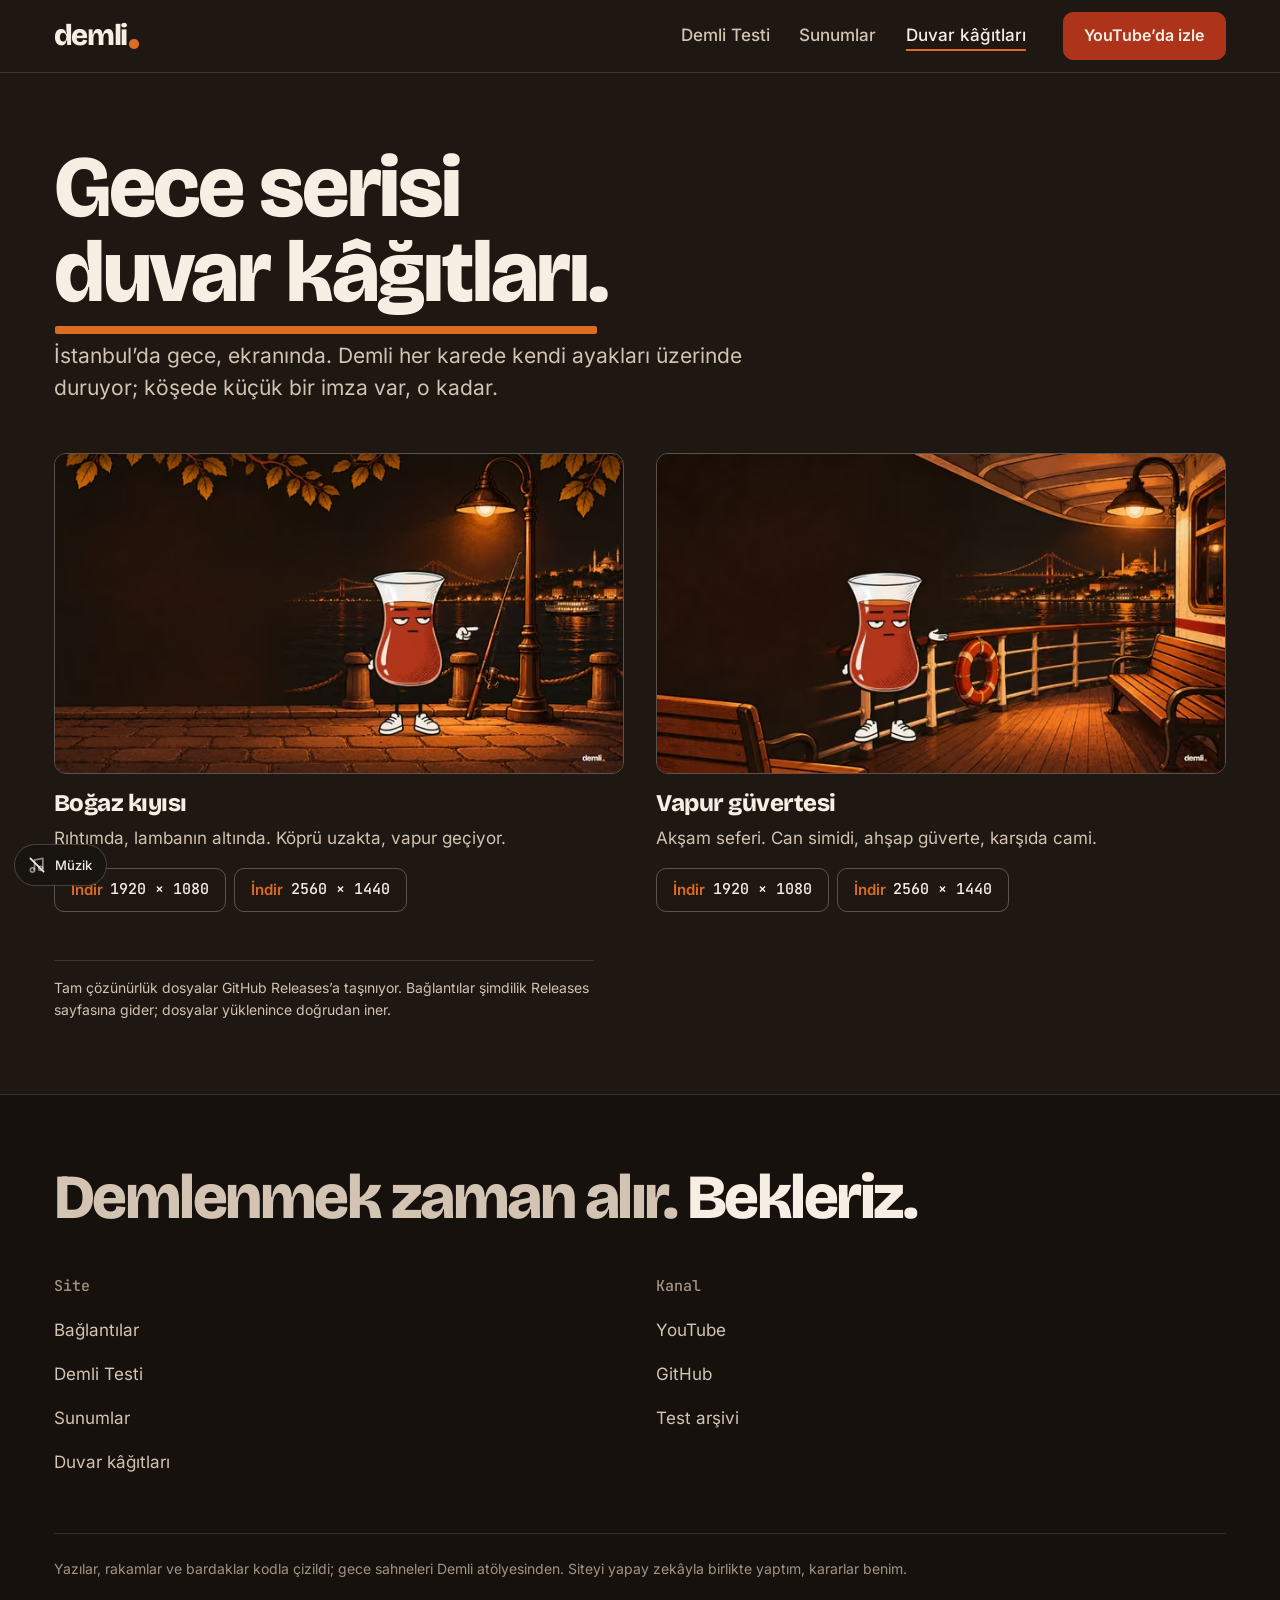
<file: duvar-kagidi/index.html>
<!doctype html>
<html lang="tr">
<head>
<meta charset="utf-8">
<meta name="viewport" content="width=device-width, initial-scale=1">
<title>Duvar kâğıtları · Demli</title>
<meta name="description" content="Demli gece serisi duvar kâğıtları: Boğaz kıyısı ve vapur güvertesi.">
<meta name="theme-color" content="#1E1712">
<link rel="canonical" href="https://demliai.github.io/duvar-kagidi/">
<meta property="og:type" content="website">
<meta property="og:site_name" content="Demli">
<meta property="og:title" content="Duvar kâğıtları · Demli">
<meta property="og:description" content="Demli gece serisi duvar kâğıtları: Boğaz kıyısı ve vapur güvertesi.">
<meta property="og:url" content="https://demliai.github.io/duvar-kagidi/">
<meta property="og:image" content="https://demliai.github.io/assets/img/og.jpg">
<meta property="og:locale" content="tr_TR">
<meta name="twitter:card" content="summary_large_image">
<link rel="icon" href="../favicon.ico" sizes="any">
<link rel="icon" href="../assets/img/favicon-32.png" type="image/png" sizes="32x32">
<link rel="apple-touch-icon" href="../assets/img/apple-touch-icon.png">
<link rel="manifest" href="../site.webmanifest">
<link rel="preload" href="../assets/fontlar/bricolage-grotesque-latin.woff2" as="font" type="font/woff2" crossorigin>
<link rel="stylesheet" href="../assets/css/belirtecler.css">
<link rel="stylesheet" href="../assets/css/temel.css">
<link rel="stylesheet" href="../assets/css/bilesenler.css">
<script>if(!matchMedia('(prefers-reduced-motion: reduce)').matches)document.documentElement.classList.add('hareket')</script>
<script type="module" src="../assets/js/site.js"></script>
</head>
<body>
<a class="atla" href="#icerik">İçeriğe geç</a>
<header class="ust">
  <div class="kap ust-ic">
    <a class="marka" href="../" aria-label="Demli, bağlantılar"><span class="marka-ad">demli</span><span class="marka-nokta" aria-hidden="true"></span></a>
    <nav class="ust-nav" aria-label="Ana gezinme">
      <ul><li><a href="../demli-testi/">Demli Testi</a></li><li><a href="../sunumlar/">Sunumlar</a></li><li><a href="../duvar-kagidi/" aria-current="page">Duvar kâğıtları</a></li></ul>
      <a class="dugme dugme-ana" data-baglanti="youtube" href="https://www.youtube.com/@demliai">YouTube’da izle</a>
    </nav>
    <details class="mobil-menu">
      <summary>Menü</summary>
      <nav class="mobil-panel" aria-label="Mobil gezinme">
        <ul><li><a href="../">Bağlantılar</a></li><li><a href="../demli-testi/">Demli Testi</a></li><li><a href="../sunumlar/">Sunumlar</a></li><li><a href="../duvar-kagidi/" aria-current="page">Duvar kâğıtları</a></li></ul>
        <a class="dugme dugme-ana" data-baglanti="youtube" href="https://www.youtube.com/@demliai">YouTube’da izle</a>
      </nav>
    </details>
  </div>
</header>
<main id="icerik">
  <section class="sayfa-bas" aria-labelledby="h-duvar">
    <div class="kap sayfa-bas-metin">
      <h1 class="dev" id="h-duvar"><span class="satir">Gece serisi</span> <span class="satir"><span class="vurgu">duvar kâğıtları.</span></span></h1>
      <p class="giris" data-demlen style="--sira:2">İstanbul’da gece, ekranında. Demli her karede kendi ayakları üzerinde duruyor; köşede küçük bir imza var, o kadar.</p>
    </div>
  </section>
  <section class="bolum bolum-yakin" aria-label="Duvar kâğıdı listesi">
    <div class="kap"><div data-veri="duvar" data-kok="../"><!--veri--><ul class="duvar-liste"><li class="duvar"><figure><picture><source type="image/avif" srcset="../assets/img/duvar/bogaz-gece-640.avif 640w, ../assets/img/duvar/bogaz-gece-960.avif 960w" sizes="(min-width: 900px) 46vw, 100vw"><img src="../assets/img/duvar/bogaz-gece-960.webp" srcset="../assets/img/duvar/bogaz-gece-640.webp 640w, ../assets/img/duvar/bogaz-gece-960.webp 960w" sizes="(min-width: 900px) 46vw, 100vw" width="960" height="540" alt="Gece Boğaz kıyısı: sokak lambasının altında Demli ayakları üzerinde duruyor, arkada ışıklı köprü ve vapur." loading="lazy"></picture><figcaption><h2>Boğaz kıyısı</h2><p>Rıhtımda, lambanın altında. Köprü uzakta, vapur geçiyor.</p><ul class="olculer"><li><a href="https://github.com/demliai/demliai.github.io/releases" rel="nofollow"><span>İndir</span>1920 × 1080</a></li><li><a href="https://github.com/demliai/demliai.github.io/releases" rel="nofollow"><span>İndir</span>2560 × 1440</a></li></ul></figcaption></figure></li><li class="duvar"><figure><picture><source type="image/avif" srcset="../assets/img/duvar/vapur-gece-640.avif 640w, ../assets/img/duvar/vapur-gece-960.avif 960w" sizes="(min-width: 900px) 46vw, 100vw"><img src="../assets/img/duvar/vapur-gece-960.webp" srcset="../assets/img/duvar/vapur-gece-640.webp 640w, ../assets/img/duvar/vapur-gece-960.webp 960w" sizes="(min-width: 900px) 46vw, 100vw" width="960" height="540" alt="Gece vapur güvertesi: Demli ahşap güvertede ayakları üzerinde duruyor, arkada Boğaz ve ışıklı köprü." loading="lazy"></picture><figcaption><h2>Vapur güvertesi</h2><p>Akşam seferi. Can simidi, ahşap güverte, karşıda cami.</p><ul class="olculer"><li><a href="https://github.com/demliai/demliai.github.io/releases" rel="nofollow"><span>İndir</span>1920 × 1080</a></li><li><a href="https://github.com/demliai/demliai.github.io/releases" rel="nofollow"><span>İndir</span>2560 × 1440</a></li></ul></figcaption></figure></li></ul><p class="dipnot indir-notu">Tam çözünürlük dosyalar GitHub Releases’a taşınıyor. Bağlantılar şimdilik Releases sayfasına gider; dosyalar yüklenince doğrudan iner.</p><!--/veri--></div></div>
  </section>
</main>
<footer class="alt">
  <div class="kap alt-ic">
    <p class="imza">Demlenmek zaman alır. <span>Bekleriz.</span></p>
    <div class="alt-izgara">
      <nav aria-labelledby="alt-site"><h2 id="alt-site">Site</h2><ul>
        <li><a href="../">Bağlantılar</a></li><li><a href="../demli-testi/">Demli Testi</a></li><li><a href="../sunumlar/">Sunumlar</a></li><li><a href="../duvar-kagidi/">Duvar kâğıtları</a></li>
      </ul></nav>
      <nav aria-labelledby="alt-kanal"><h2 id="alt-kanal">Kanal</h2><ul>
        <li><a data-baglanti="youtube" href="https://www.youtube.com/@demliai">YouTube</a></li>
        <li><a data-baglanti="github" href="https://github.com/demliai">GitHub</a></li>
        <li><a data-baglanti="arena" href="https://github.com/demliai/demli-arena">Test arşivi</a></li>
      </ul></nav>
    </div>
    <p class="kunye">Yazılar, rakamlar ve bardaklar kodla çizildi; gece sahneleri Demli atölyesinden. Siteyi yapay zekâyla birlikte yaptım, kararlar benim.</p>
  </div>
</footer>
</body>
</html>
</file>
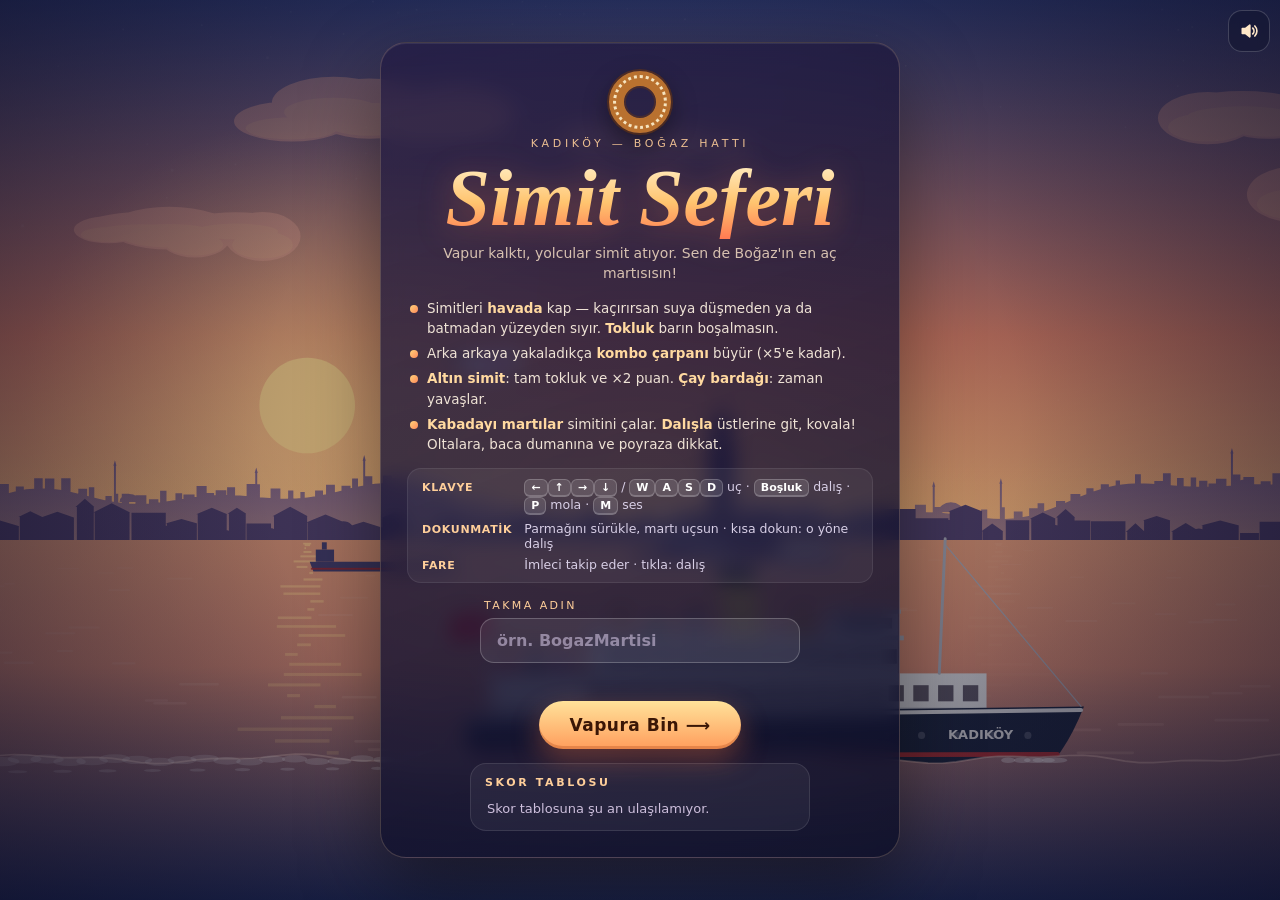
<file: simit-seferi/index.html>
<!DOCTYPE html>
<html lang="tr">
<head>
<meta charset="utf-8">
<meta name="viewport" content="width=device-width,initial-scale=1,maximum-scale=1,user-scalable=no,viewport-fit=cover">
<meta name="theme-color" content="#1b1f45">
<title>Simit Seferi — Boğaz'da Bir Martı · Demli</title>
<meta name="description" content="Claude Opus 5.5'in tek denemede yazdığı İstanbul arcade oyunu. Demli'nin Claude mı GPT mi testinden. Skor tablosunda yarış!">
<style>
*{box-sizing:border-box;margin:0;padding:0}
html,body{width:100%;height:100%;overflow:hidden;background:#0b0f24;touch-action:none;-webkit-user-select:none;user-select:none;-webkit-tap-highlight-color:transparent;overscroll-behavior:none}
body{font-family:system-ui,-apple-system,"Segoe UI",Roboto,Ubuntu,sans-serif;color:#fff}
canvas{position:fixed;inset:0;display:block;touch-action:none;cursor:crosshair}
.ov{position:fixed;inset:0;display:flex;align-items:center;justify-content:center;padding:18px;background:radial-gradient(ellipse at center,rgba(10,10,35,.10),rgba(10,10,35,.55));transition:opacity .35s ease;z-index:5;cursor:pointer}
.ov.hide{opacity:0;pointer-events:none}
.card{max-width:520px;width:100%;max-height:100%;overflow:auto;text-align:center;padding:26px 26px 22px;border-radius:26px;background:linear-gradient(160deg,rgba(34,26,66,.74),rgba(13,15,40,.82));border:1px solid rgba(255,214,160,.2);box-shadow:0 30px 80px rgba(0,0,0,.45),inset 0 1px 0 rgba(255,255,255,.08);backdrop-filter:blur(10px);-webkit-backdrop-filter:blur(10px);animation:rise .5s ease both}
@keyframes rise{from{transform:translateY(16px) scale(.98);opacity:0}to{transform:none;opacity:1}}
.kicker{font-size:11px;letter-spacing:.34em;text-transform:uppercase;color:#ffcf9a;opacity:.9}
h1,h2{font-family:Georgia,"Times New Roman",serif;font-style:italic;font-weight:700;line-height:1.02;background:linear-gradient(180deg,#fff2cc 0%,#ffc46f 55%,#ff7a52 100%);-webkit-background-clip:text;background-clip:text;color:transparent;filter:drop-shadow(0 4px 16px rgba(255,130,70,.35))}
h1{font-size:clamp(46px,12vw,80px);margin:8px 0 4px}
h2{font-size:clamp(34px,9vw,52px);margin:8px 0 6px}
.sub{font-size:14px;color:#f3dcc4;opacity:.85;margin-bottom:14px;line-height:1.45}
.simit{width:62px;height:62px;margin:2px auto 4px;border-radius:50%;border:15px solid #b9712f;position:relative;box-shadow:0 0 0 2px rgba(110,55,15,.55),inset 0 0 0 2px rgba(110,55,15,.4),0 10px 26px rgba(0,0,0,.4);animation:spin 7s linear infinite}
.simit::after{content:"";position:absolute;inset:-11px;border-radius:50%;border:3px dotted #f6e4bf}
@keyframes spin{to{transform:rotate(360deg)}}
.rules{text-align:left;font-size:13.5px;line-height:1.5;color:#efe3d6;margin:6px 0 14px;padding:0;list-style:none}
.rules li{position:relative;padding-left:20px;margin:5px 0}
.rules li::before{content:"";position:absolute;left:3px;top:7px;width:8px;height:8px;border-radius:50%;background:linear-gradient(135deg,#ffd27a,#ff8a5b)}
.rules b{color:#ffd9a0;font-weight:650}
.ctrl{display:grid;grid-template-columns:auto 1fr;gap:6px 12px;text-align:left;font-size:12.5px;color:#d8cfe6;background:rgba(255,255,255,.05);border:1px solid rgba(255,255,255,.08);border-radius:14px;padding:10px 14px;margin-bottom:16px}
.ctrl span:nth-child(odd){color:#ffcf9a;font-weight:650;letter-spacing:.06em;font-size:11px;text-transform:uppercase;padding-top:2px}
kbd{display:inline-block;min-width:20px;padding:1px 6px;border-radius:6px;background:rgba(255,255,255,.12);border:1px solid rgba(255,255,255,.2);border-bottom-width:2px;font:600 11px system-ui,sans-serif;color:#fff;text-align:center}
.btn{display:inline-flex;align-items:center;gap:10px;border:0;border-radius:999px;padding:14px 30px;font:700 17px system-ui,sans-serif;letter-spacing:.03em;color:#3a1606;background:linear-gradient(180deg,#ffe29a,#ff9d5c);box-shadow:0 10px 28px rgba(255,120,60,.35),inset 0 -3px 0 rgba(150,50,10,.25);cursor:pointer;transition:transform .15s}
.btn:hover{transform:translateY(-2px)}
.btn:active{transform:translateY(1px)}
.hint{margin-top:10px;font-size:12px;color:#cdbfdc;opacity:.8}
.best{margin-top:12px;font-size:13px;color:#ffd9a0;letter-spacing:.05em}
.score{font:800 clamp(48px,13vw,72px)/1 system-ui,sans-serif;color:#fff;margin:6px 0 2px;text-shadow:0 6px 24px rgba(255,150,80,.35)}
.rec{display:inline-block;margin:6px 0 4px;padding:5px 14px;border-radius:999px;font:800 12px system-ui,sans-serif;letter-spacing:.22em;color:#3a1606;background:linear-gradient(90deg,#ffe29a,#ff9d5c);animation:pulse 1s ease-in-out infinite alternate}
@keyframes pulse{to{transform:scale(1.07);box-shadow:0 0 24px rgba(255,190,90,.6)}}
.stats{display:flex;justify-content:center;gap:10px;flex-wrap:wrap;margin:12px 0 18px}
.stat{background:rgba(255,255,255,.06);border:1px solid rgba(255,255,255,.1);border-radius:14px;padding:8px 12px;min-width:96px}
.stat i{display:block;font-style:normal;font-size:10px;letter-spacing:.2em;text-transform:uppercase;color:#ffcf9a;opacity:.85}
.stat b{font-size:17px}
.hbtn{position:fixed;top:calc(10px + env(safe-area-inset-top));width:42px;height:42px;border-radius:14px;border:1px solid rgba(255,255,255,.18);background:rgba(15,18,45,.42);backdrop-filter:blur(6px);-webkit-backdrop-filter:blur(6px);color:#ffe8c8;display:flex;align-items:center;justify-content:center;cursor:pointer;z-index:6;padding:0}
.hbtn svg{width:20px;height:20px}
#bMute{right:calc(10px + env(safe-area-inset-right))}
#bPause{right:calc(60px + env(safe-area-inset-right))}
.hbtn.hide{display:none}
@media (max-height:620px){.rules{font-size:12.5px;margin-bottom:10px}.card{padding:18px 20px}h1{font-size:44px}.simit{display:none}}

.ad-alani{margin:4px auto 14px;max-width:320px;text-align:left}
.ad-alani label{display:block;font-size:11px;letter-spacing:.22em;text-transform:uppercase;color:#ffcf9a;margin:0 0 6px 4px}
#adGir{width:100%;padding:12px 16px;border-radius:14px;border:1px solid rgba(255,255,255,.22);background:rgba(255,255,255,.08);color:#fff;font:600 16px system-ui,sans-serif;outline:none;-webkit-user-select:text;user-select:text;touch-action:auto}
#adGir:focus{border-color:#ffc46f;background:rgba(255,255,255,.12)}
#adGir::placeholder{color:#cdbfdc;opacity:.6}
.ad-hata{min-height:18px;margin:6px 0 0 4px;font-size:12.5px;color:#ff9d7a}
.lb{margin:14px auto 4px;max-width:340px;text-align:left;background:rgba(255,255,255,.05);border:1px solid rgba(255,255,255,.1);border-radius:16px;padding:10px 14px}
.lb h3{font:700 11px system-ui,sans-serif;letter-spacing:.24em;text-transform:uppercase;color:#ffcf9a;margin:2px 0 8px;display:flex;justify-content:space-between}
.lb ol{list-style:none;margin:0;padding:0}
.lb li{display:flex;gap:10px;align-items:baseline;padding:4px 2px;font-size:14px;border-top:1px solid rgba(255,255,255,.06)}
.lb li:first-child{border-top:0}
.lb .sira{width:24px;color:#cdbfdc;font-weight:700;text-align:right}
.lb .ad{flex:1;overflow:hidden;text-overflow:ellipsis;white-space:nowrap}
.lb .puan{font-weight:800;color:#ffe2a8;font-variant-numeric:tabular-nums}
.lb li.ben{background:rgba(255,196,111,.14);border-radius:8px}
.lb .bos{font-size:13px;color:#cdbfdc;padding:4px 2px}
.lb .durum{font-size:11.5px;color:#cdbfdc;margin-top:6px}
</style>
</head>
<body>
<canvas id="c"></canvas>

<button class="hbtn hide" id="bPause" aria-label="Mola"><svg viewBox="0 0 24 24" fill="currentColor"><rect x="6" y="5" width="4" height="14" rx="1.2"/><rect x="14" y="5" width="4" height="14" rx="1.2"/></svg></button>
<button class="hbtn" id="bMute" aria-label="Ses"></button>

<div class="ov" id="menu">
  <div class="card">
    <div class="simit"></div>
    <div class="kicker">Kadıköy — Boğaz Hattı</div>
    <h1>Simit Seferi</h1>
    <div class="sub">Vapur kalktı, yolcular simit atıyor. Sen de Boğaz'ın en aç martısısın!</div>
    <ul class="rules">
      <li>Simitleri <b>havada</b> kap — kaçırırsan suya düşmeden ya da batmadan yüzeyden sıyır. <b>Tokluk</b> barın boşalmasın.</li>
      <li>Arka arkaya yakaladıkça <b>kombo çarpanı</b> büyür (×5'e kadar).</li>
      <li><b>Altın simit</b>: tam tokluk ve ×2 puan. <b>Çay bardağı</b>: zaman yavaşlar.</li>
      <li><b>Kabadayı martılar</b> simitini çalar. <b>Dalışla</b> üstlerine git, kovala! Oltalara, baca dumanına ve poyraza dikkat.</li>
    </ul>
    <div class="ctrl">
      <span>Klavye</span><div><kbd>←</kbd><kbd>↑</kbd><kbd>→</kbd><kbd>↓</kbd> / <kbd>W</kbd><kbd>A</kbd><kbd>S</kbd><kbd>D</kbd> uç · <kbd>Boşluk</kbd> dalış · <kbd>P</kbd> mola · <kbd>M</kbd> ses</div>
      <span>Dokunmatik</span><div>Parmağını sürükle, martı uçsun · kısa dokun: o yöne dalış</div>
      <span>Fare</span><div>İmleci takip eder · tıkla: dalış</div>
    </div>
    <div class="ad-alani">
      <label for="adGir">Takma adın</label>
      <input id="adGir" maxlength="16" autocomplete="nickname" spellcheck="false" placeholder="örn. BogazMartisi" aria-describedby="adHata">
      <div class="ad-hata" id="adHata" role="status"></div>
    </div>
    <button class="btn" id="bStart">Vapura Bin ⟶</button>
    <div class="best" id="menuBest"></div>
    <div class="lb" id="lbMenu"></div>
  </div>
</div>

<div class="ov hide" id="over">
  <div class="card">
    <div class="kicker">Sefer sona erdi</div>
    <h2 id="ovTitle">Martı yoruldu…</h2>
    <div class="sub" id="ovMsg"></div>
    <div class="score" id="ovScore">0</div>
    <div id="ovRec"></div>
    <div class="stats" id="ovStats"></div>
    <div class="lb" id="lbOver"></div>
    <button class="btn" id="bAgain">Tekrar Uç ⟳</button>
    <div class="hint">Boşluk · Enter · ya da ekrana dokun</div>
  </div>
</div>

<div class="ov hide" id="pause">
  <div class="card" style="max-width:380px">
    <div class="kicker">Mola</div>
    <h2>Çay molası</h2>
    <div class="sub">Vapur seni bekliyor. Devam etmek için dokun ya da <kbd>P</kbd> / <kbd>Boşluk</kbd>.</div>
    <button class="btn" id="bResume">Devam ▸</button>
  </div>
</div>

<script>
(() => {
'use strict';
/* ============================================================
   SİMİT SEFERİ — Boğaz'da bir martının macerası
   Tüm grafikler canvas ile, tüm sesler WebAudio ile üretilir.
   ============================================================ */
const TAU = Math.PI * 2;
const $ = id => document.getElementById(id);
const cv = $('c'), ctx = cv.getContext('2d');
const rand = (a, b) => a + Math.random() * (b - a);
const clamp = (v, a, b) => v < a ? a : (v > b ? b : v);
const lerp = (a, b, t) => a + (b - a) * t;
const hash = i => { const s = Math.sin(i * 127.1 + 311.7) * 43758.5453; return s - Math.floor(s); };
function mulberry(a) { return function () { a |= 0; a = a + 0x6D2B79F5 | 0; let t = Math.imul(a ^ a >>> 15, 1 | a); t = t + Math.imul(t ^ t >>> 7, 61 | t) ^ t; return ((t ^ t >>> 14) >>> 0) / 4294967296; }; }
function hex(h) { const n = parseInt(h.slice(1), 16); return [n >> 16 & 255, n >> 8 & 255, n & 255]; }
function mixc(a, b, t) { return [a[0] + (b[0] - a[0]) * t, a[1] + (b[1] - a[1]) * t, a[2] + (b[2] - a[2]) * t]; }
function rgb(c, a) { return a === undefined ? `rgb(${c[0] | 0},${c[1] | 0},${c[2] | 0})` : `rgba(${c[0] | 0},${c[1] | 0},${c[2] | 0},${a})`; }
const FONT = 'system-ui,-apple-system,"Segoe UI",Roboto,sans-serif';
const SERIF = 'Georgia,"Times New Roman",serif';

const GRAV = 560;
const LEVEL_DUR = 22;
const LS_BEST = 'simitSeferi.best', LS_MUTE = 'simitSeferi.mute';

let DPR = 1, S = 1, W = 900, H = 640, horizonY = 384, seaY = 538, KS = 1;
let vignette = null;

/* ---------------- Gün batımı paleti ---------------- */
const PALS = [
  { skyTop:'#3a78c2', skyMid:'#86bde6', skyBot:'#f2e4c6', sun:'#fff3d2', cloud:'#ffffff', far:'#8698b8', mid:'#5d6d90', lm:'#4a5a80', seaTop:'#5d93be', seaBot:'#1d4a77', sunY:0.28, night:0 },
  { skyTop:'#4568a8', skyMid:'#e6ae7c', skyBot:'#ffd79c', sun:'#ffe2a2', cloud:'#ffe0c0', far:'#8c7f9f', mid:'#625a7e', lm:'#4c4468', seaTop:'#c99b80', seaBot:'#28477a', sunY:0.55, night:0 },
  { skyTop:'#363c78', skyMid:'#e0705c', skyBot:'#ffb46a', sun:'#ffd07c', cloud:'#ff9f86', far:'#6f5079', mid:'#48355f', lm:'#38284e', seaTop:'#d67f66', seaBot:'#272c5a', sunY:0.86, night:0.12 },
  { skyTop:'#1b2150', skyMid:'#5e4580', skyBot:'#d9826e', sun:'#ff9a6a', cloud:'#8a5d8c', far:'#3d3460', mid:'#2a2347', lm:'#211b3b', seaTop:'#63497a', seaBot:'#15193a', sunY:1.05, night:0.62 },
  { skyTop:'#060a20', skyMid:'#12183c', skyBot:'#2e2c5a', sun:'#ffb080', cloud:'#2b2d55', far:'#1e1f3d', mid:'#141532', lm:'#0f1029', seaTop:'#1e2452', seaBot:'#060920', sunY:1.4, night:1 },
  { skyTop:'#0a0f2c', skyMid:'#1c2350', skyBot:'#4a3d6e', sun:'#ffb080', cloud:'#3a3a66', far:'#26284a', mid:'#191a3a', lm:'#13142e', seaTop:'#29305e', seaBot:'#080c24', sunY:1.3, night:0.9 },
  { skyTop:'#2c3a74', skyMid:'#a87aa4', skyBot:'#ffc4a2', sun:'#ffd9b4', cloud:'#f0b4b8', far:'#6e6890', mid:'#4b4668', lm:'#3b3657', seaTop:'#9c82a6', seaBot:'#22305c', sunY:0.9, night:0.3 },
].map(p => { const o = {}; for (const k in p) o[k] = typeof p[k] === 'string' ? hex(p[k]) : p[k]; return o; });
const NP = PALS.length;
function getPal(ph) {
  ph = ((ph % NP) + NP) % NP;
  const i = Math.floor(ph), j = (i + 1) % NP; let t = ph - i; t = t * t * (3 - 2 * t);
  const a = PALS[i], b = PALS[j], o = {};
  for (const k in a) o[k] = typeof a[k] === 'number' ? lerp(a[k], b[k], t) : mixc(a[k], b[k], t);
  return o;
}

/* ---------------- Durak / rota ---------------- */
const ROUTE = [
  { n:'Kadıköy', s:'İskeleden kalkış', lm:'kadikoy' },
  { n:'Haydarpaşa', s:'Garın önünden geçiyoruz', lm:'haydarpasa' },
  { n:'Kız Kulesi', s:'Salacak açıkları', lm:'kizkulesi' },
  { n:'Sarayburnu', s:'Topkapı Sarayı', lm:'topkapi' },
  { n:'Sultanahmet', s:'Ayasofya ve Sultanahmet', lm:'ayasofya' },
  { n:'Eminönü', s:'Yeni Cami ve Mısır Çarşısı', lm:'yenicami' },
  { n:'Galata Köprüsü', s:'Oltalara dikkat!', lm:'suleymaniye', hooks:true },
  { n:'Karaköy', s:'Galata Kulesi', lm:'galatakule' },
  { n:'Beşiktaş', s:'Dolmabahçe', lm:'dolmabahce' },
  { n:'Ortaköy', s:'Köprünün gölgesinde', lm:'ortakoy' },
  { n:'Rumeli Hisarı', s:'Boğaz’ın en dar yeri', lm:'hisar' },
  { n:'Anadolu Kavağı', s:'Karadeniz ufukta', lm:'kavak' },
];

/* ================= SES (WebAudio) ================= */
const AU = (() => {
  let ac = null, master, sfx, mus, noiseBuf, muted = false, musicOn = false, next = 0, step = 0, bpm = 104, lastCough = 0;
  try { muted = localStorage.getItem(LS_MUTE) === '1'; } catch (e) {}
  const mtof = m => 440 * Math.pow(2, (m - 69) / 12);
  function init() {
    if (ac) { if (ac.state === 'suspended') ac.resume(); return; }
    const AC = window.AudioContext || window.webkitAudioContext; if (!AC) return;
    ac = new AC();
    master = ac.createGain(); master.gain.value = muted ? 0 : 0.9;
    const comp = ac.createDynamicsCompressor(); comp.threshold.value = -16; comp.ratio.value = 4;
    master.connect(comp); comp.connect(ac.destination);
    sfx = ac.createGain(); sfx.gain.value = 0.85; sfx.connect(master);
    mus = ac.createGain(); mus.gain.value = 0; mus.connect(master);
    noiseBuf = ac.createBuffer(1, ac.sampleRate * 2, ac.sampleRate);
    const d = noiseBuf.getChannelData(0); for (let i = 0; i < d.length; i++) d[i] = Math.random() * 2 - 1;
    // dalga ambiyansı
    const src = ac.createBufferSource(); src.buffer = noiseBuf; src.loop = true;
    const lp = ac.createBiquadFilter(); lp.type = 'lowpass'; lp.frequency.value = 380;
    const wg = ac.createGain(); wg.gain.value = 0.07;
    const lfo = ac.createOscillator(); lfo.frequency.value = 0.12;
    const lg = ac.createGain(); lg.gain.value = 0.05; lfo.connect(lg); lg.connect(wg.gain);
    src.connect(lp); lp.connect(wg); wg.connect(master); src.start(); lfo.start();
  }
  function env(g, t, a, peak, d) { g.gain.setValueAtTime(0.0001, t); g.gain.exponentialRampToValueAtTime(peak, t + a); g.gain.exponentialRampToValueAtTime(0.0001, t + a + d); }
  function tone(type, f, t, dur, peak, slide, dest, a) {
    if (!ac) return;
    const o = ac.createOscillator(), g = ac.createGain(); o.type = type; o.frequency.setValueAtTime(f, t);
    if (slide) o.frequency.exponentialRampToValueAtTime(slide, t + dur);
    env(g, t, a || 0.005, peak, dur); o.connect(g); g.connect(dest || sfx); o.start(t); o.stop(t + (a || 0.005) + dur + 0.05);
  }
  function noise(t, dur, peak, type, f0, f1, q, dest) {
    if (!ac) return;
    const s = ac.createBufferSource(); s.buffer = noiseBuf;
    const f = ac.createBiquadFilter(); f.type = type; f.Q.value = q || 1; f.frequency.setValueAtTime(f0, t);
    if (f1) f.frequency.exponentialRampToValueAtTime(f1, t + dur);
    const g = ac.createGain(); env(g, t, 0.006, peak, dur);
    s.connect(f); f.connect(g); g.connect(dest || sfx); s.start(t, Math.random() * 1.5); s.stop(t + dur + 0.05);
  }
  function squawkAt(t, p, vol) {
    const o = ac.createOscillator(), f = ac.createBiquadFilter(), g = ac.createGain();
    o.type = 'sawtooth'; f.type = 'bandpass'; f.frequency.value = 1700 * p; f.Q.value = 2.5;
    o.frequency.setValueAtTime(900 * p, t); o.frequency.linearRampToValueAtTime(1350 * p, t + 0.07); o.frequency.linearRampToValueAtTime(760 * p, t + 0.26);
    env(g, t, 0.02, vol || 0.22, 0.26); o.connect(f); f.connect(g); g.connect(sfx); o.start(t); o.stop(t + 0.35);
  }
  // Hicaz makamı (Re): D Eb F# G A Bb C D
  const HICAZ = [62, 63, 66, 67, 69, 70, 72, 74, 75, 78, 79, 81, 82, 84, 86];
  const MEL = [
    [69,0,70,69,67,0,66,67],[69,0,0,0,70,69,67,66],[67,0,66,63,62,0,0,0],[66,67,69,70,69,0,0,0],
    [74,0,72,70,69,0,70,72],[70,69,67,66,67,0,0,0],[66,0,67,66,63,0,66,63],[62,0,0,0,0,0,0,0]];
  const PERC = 'D.t.DDt.';
  function pluck(m, t, dur, vel) {
    const f = mtof(m);
    const o1 = ac.createOscillator(), o2 = ac.createOscillator(), g2 = ac.createGain();
    o1.type = 'sawtooth'; o2.type = 'square';
    o1.frequency.setValueAtTime(f * 1.012, t); o1.frequency.exponentialRampToValueAtTime(f, t + 0.03);
    o2.frequency.value = f * 2.004; g2.gain.value = 0.18;
    const lp = ac.createBiquadFilter(); lp.type = 'lowpass'; lp.Q.value = 5;
    lp.frequency.setValueAtTime(f * 8, t); lp.frequency.exponentialRampToValueAtTime(f * 1.3, t + Math.min(0.5, dur));
    const g = ac.createGain(); env(g, t, 0.004, 0.13 * vel, dur);
    o1.connect(lp); o2.connect(g2); g2.connect(lp); lp.connect(g); g.connect(mus);
    o1.start(t); o2.start(t); o1.stop(t + dur + 0.1); o2.stop(t + dur + 0.1);
  }
  function tickMusic() {
    if (!ac || !musicOn) return;
    const e8 = 60 / bpm / 2;
    if (next < ac.currentTime - 0.1) next = ac.currentTime + 0.05;
    while (next < ac.currentTime + 0.2) {
      const bar = Math.floor(step / 8) % 8, s8 = step % 8, n = MEL[bar][s8];
      if (n) { let len = 1; while (s8 + len < 8 && !MEL[bar][s8 + len]) len++; pluck(n, next, Math.min(1.2, len * e8 * 0.95), 1); }
      const c = PERC[s8];
      if (c === 'D') { tone('sine', 130, next, 0.22, 0.42, 52, mus); noise(next, 0.05, 0.12, 'lowpass', 600, 0, 1, mus); }
      else if (c === 't') { noise(next, 0.05, 0.16, 'bandpass', 3600, 0, 1.4, mus); tone('triangle', 820, next, 0.04, 0.05, 0, mus); }
      else if (Math.random() < 0.45) noise(next + e8 * 0.5 * (Math.random() < 0.5 ? 1 : 0), 0.03, 0.06, 'bandpass', 4200, 0, 1.5, mus);
      if (s8 === 0) tone('triangle', mtof(bar % 2 ? 45 : 38), next, e8 * 3, 0.16, 0, mus, 0.01);
      if (s8 === 4) tone('triangle', mtof(45), next, e8 * 2.5, 0.12, 0, mus, 0.01);
      next += e8; step++;
    }
  }
  return {
    init, tickMusic,
    get muted() { return muted; },
    toggleMute() {
      muted = !muted; try { localStorage.setItem(LS_MUTE, muted ? '1' : '0'); } catch (e) {}
      if (ac) master.gain.setTargetAtTime(muted ? 0 : 0.9, ac.currentTime, 0.05);
      return muted;
    },
    setTempo(level) { bpm = 100 + Math.min(44, (level - 1) * 3.5); },
    startMusic() { if (!ac) return; musicOn = true; step = 0; next = ac.currentTime + 0.15; mus.gain.cancelScheduledValues(ac.currentTime); mus.gain.setTargetAtTime(0.5, ac.currentTime, 0.3); },
    stopMusic() { if (!ac) return; mus.gain.cancelScheduledValues(ac.currentTime); mus.gain.setTargetAtTime(0, ac.currentTime, 0.25); setTimeout(() => { if (mus.gain.value < 0.05) musicOn = false; }, 1500); },
    pauseMusic(p) { if (!ac) return; mus.gain.setTargetAtTime(p ? 0 : 0.5, ac.currentTime, 0.1); },
    catchS(c) {
      if (!ac) return; const t = ac.currentTime, n = HICAZ[Math.min(c - 1, HICAZ.length - 1)] + 12;
      tone('triangle', mtof(n), t, 0.16, 0.22); tone('sine', mtof(n + 12), t + 0.035, 0.13, 0.09);
      noise(t, 0.04, 0.07, 'bandpass', 2400, 0, 2);
    },
    gold() { if (!ac) return; const t = ac.currentTime; [74, 78, 81, 86, 90].forEach((m, i) => { tone('triangle', mtof(m), t + i * 0.06, 0.25, 0.18); tone('sine', mtof(m + 12), t + i * 0.06, 0.2, 0.06); }); },
    cay() { if (!ac) return; const t = ac.currentTime; [0, 0.13, 0.22].forEach((d, i) => { tone('sine', 2637 - i * 90, t + d, 0.25, 0.12); tone('sine', 3951 - i * 120, t + d, 0.15, 0.05); }); },
    splash(v) { if (!ac) return; const t = ac.currentTime; noise(t, 0.3 * (v || 1), 0.16 * (v || 1), 'lowpass', 1500, 280, 1); tone('sine', 420, t, 0.1, 0.06 * (v || 1), 120); },
    hit() { if (!ac) return; const t = ac.currentTime; tone('sine', 170, t, 0.22, 0.45, 48); noise(t, 0.16, 0.2, 'bandpass', 700, 300, 1.2); squawkAt(t + 0.05, 1.15, 0.2); },
    squawk(p, v) { if (!ac) return; squawkAt(ac.currentTime + 0.01, p || 1, v); },
    gullCall() { if (!ac) return; const t = ac.currentTime; squawkAt(t, 1.1, 0.16); squawkAt(t + 0.3, 1.05, 0.13); squawkAt(t + 0.55, 0.98, 0.1); },
    dash() { if (!ac) return; const t = ac.currentTime; noise(t, 0.24, 0.2, 'bandpass', 500, 2600, 1.5); },
    shoo() { if (!ac) return; const t = ac.currentTime; tone('square', 520, t, 0.08, 0.06, 780); squawkAt(t + 0.04, 0.8, 0.18); },
    horn() {
      if (!ac) return; const t = ac.currentTime;
      const lp = ac.createBiquadFilter(); lp.type = 'lowpass'; lp.frequency.value = 650; lp.Q.value = 2;
      const g = ac.createGain(); g.gain.setValueAtTime(0.0001, t); g.gain.exponentialRampToValueAtTime(0.16, t + 0.12); g.gain.setValueAtTime(0.16, t + 0.95); g.gain.exponentialRampToValueAtTime(0.0001, t + 1.45);
      lp.connect(g); g.connect(sfx);
      [98, 146.8, 196.5].forEach(f => { const o = ac.createOscillator(); o.type = 'sawtooth'; o.frequency.setValueAtTime(f * 0.97, t); o.frequency.linearRampToValueAtTime(f, t + 0.15); o.connect(lp); o.start(t); o.stop(t + 1.5); });
    },
    combo() { if (!ac) return; const t = ac.currentTime; tone('triangle', mtof(81), t, 0.12, 0.14); tone('triangle', mtof(86), t + 0.08, 0.22, 0.16); },
    steal() { if (!ac) return; const t = ac.currentTime; squawkAt(t, 0.78, 0.2); tone('triangle', mtof(66), t + 0.05, 0.15, 0.09, mtof(63)); },
    gameOver() { if (!ac) return; const t = ac.currentTime; [74, 72, 70, 69, 67, 66, 63, 62].forEach((m, i) => tone('triangle', mtof(m), t + 0.15 + i * 0.13, 0.3, 0.16)); },
    cough() { if (!ac) return; const t = ac.currentTime; if (t - lastCough < 0.7) return; lastCough = t; noise(t, 0.08, 0.16, 'bandpass', 900, 500, 2); noise(t + 0.13, 0.07, 0.12, 'bandpass', 800, 450, 2); },
    wind() { if (!ac) return; const t = ac.currentTime; noise(t, 2.6, 0.14, 'bandpass', 300, 1400, 0.8); noise(t + 1.2, 2.2, 0.1, 'bandpass', 1200, 400, 0.8); },
    hungry() { if (!ac) return; const t = ac.currentTime; tone('sine', 330, t, 0.09, 0.08); tone('sine', 262, t + 0.11, 0.12, 0.08); },
    bonus() { if (!ac) return; const t = ac.currentTime; [69, 74, 78].forEach((m, i) => tone('triangle', mtof(m), t + 0.4 + i * 0.08, 0.2, 0.11)); },
  };
})();

/* ================= SAHNE VERİLERİ ================= */
const STARS = [], CLOUDS = [], DASHES = [];
{
  const r = mulberry(77);
  for (let i = 0; i < 140; i++) STARS.push({ x: r(), y: Math.pow(r(), 1.4), s: r() < 0.12 ? 2 : 1.2, tw: 1 + r() * 3, p: r() * TAU });
  for (let i = 0; i < 7; i++) {
    const puffs = []; const n = 4 + Math.floor(r() * 4);
    for (let j = 0; j < n; j++) puffs.push([(j - n / 2) * 22 + r() * 10, -r() * 12, 24 + r() * 22, 9 + r() * 9]);
    CLOUDS.push({ x: r(), y: 0.08 + r() * 0.5, s: 0.6 + r() * 0.9, sp: 0.02 + r() * 0.05, puffs });
  }
  for (let i = 0; i < 110; i++) DASHES.push({ u: r(), v: r(), l: 0.5 + r() });
}

let farPath = null, midPath = null, tileW = 1400, midLights = [];
function buildSkyline() {
  tileW = Math.max(1400, Math.ceil(W * 1.25));
  const r = mulberry(1453), k = KS, b = horizonY + 1;
  const hill = x => (24 + 12 * Math.sin(x / tileW * TAU * 2) + 7 * Math.sin(x / tileW * TAU * 5 + 1.3) + 4 * Math.sin(x / tileW * TAU * 11)) * k;
  const fp = new Path2D();
  fp.moveTo(0, b);
  for (let x = 0; x <= tileW; x += 8) fp.lineTo(x, b - hill(x));
  fp.lineTo(tileW, b); fp.closePath();
  for (let x = 4; x < tileW - 30; x += 5 + r() * 9) {
    const hh = hill(x), bh = (2 + r() * 7) * k, bw = (3 + r() * 5) * k;
    fp.rect(x, b - hh - bh, bw, bh + hh);
    if (r() < 0.05) { // uzak minare
      const mh = (16 + r() * 10) * k; fp.rect(x, b - hh - mh, 1.4 * k, mh + hh);
      fp.moveTo(x - 0.4 * k, b - hh - mh); fp.lineTo(x + 0.7 * k, b - hh - mh - 4 * k); fp.lineTo(x + 1.8 * k, b - hh - mh); fp.closePath();
      if (r() < 0.6) { const dr = (5 + r() * 4) * k; fp.moveTo(x + 4 * k, b - hh); fp.ellipse(x + 4 * k + dr, b - hh, dr, dr * 0.8, 0, Math.PI, TAU); fp.closePath(); }
    }
  }
  farPath = fp;
  const mp = new Path2D(); midLights = [];
  let x = 0;
  while (x < tileW) {
    const bw = (10 + r() * 18) * k, base = 7 + 5 * Math.sin(x / tileW * TAU * 3);
    const bh = (base + r() * 14) * k;
    mp.rect(x, b - bh, bw + 0.6, bh + 2);
    if (r() < 0.5) { mp.moveTo(x - 1, b - bh); mp.lineTo(x + bw / 2, b - bh - (3 + r() * 4) * k); mp.lineTo(x + bw + 1, b - bh); mp.closePath(); }
    for (let wx = x + 2 * k; wx < x + bw - 2 * k; wx += 4 * k) for (let wy = b - bh + 3 * k; wy < b - 2 * k; wy += 4.5 * k) if (r() < 0.32) midLights.push(wx, wy);
    if (r() < 0.06) { // küçük cami
      const dr = (6 + r() * 3) * k, cx2 = x + bw / 2;
      mp.moveTo(cx2 - dr, b - bh); mp.ellipse(cx2, b - bh, dr, dr * 0.85, 0, Math.PI, TAU); mp.closePath();
      const mh = (26 + r() * 10) * k; mp.rect(cx2 + dr + 2 * k, b - mh, 2 * k, mh);
      mp.moveTo(cx2 + dr + 1.6 * k, b - mh); mp.lineTo(cx2 + dr + 3 * k, b - mh - 6 * k); mp.lineTo(cx2 + dr + 4.4 * k, b - mh); mp.closePath();
    }
    if (r() < 0.25) { const tr = (4 + r() * 5) * k; mp.moveTo(x + bw + tr, b - tr * 0.8); mp.arc(x + bw, b - tr * 0.8, tr, 0, TAU); }
    x += bw + r() * 3 * k;
  }
  midPath = mp;
}

function resize() {
  DPR = Math.min(window.devicePixelRatio || 1, 2);
  const cw = Math.max(window.innerWidth || 0, 320), ch = Math.max(window.innerHeight || 0, 320);  // yayın eki: 0 boyutta çökmesin
  cv.width = Math.round(cw * DPR); cv.height = Math.round(ch * DPR);
  cv.style.width = cw + 'px'; cv.style.height = ch + 'px';
  S = Math.min(cw / 560, ch / 640);
  W = cw / S; H = ch / S;
  horizonY = H * 0.6; seaY = H * 0.84;
  KS = clamp(Math.min(W / 900, H / 640), 0.62, 1.3);
  buildSkyline();
  vignette = ctx.createRadialGradient(W / 2, H * 0.48, Math.min(W, H) * 0.42, W / 2, H * 0.5, Math.hypot(W, H) * 0.62);
  vignette.addColorStop(0, 'rgba(8,6,24,0)'); vignette.addColorStop(1, 'rgba(8,6,24,0.5)');
  if (P) { P.x = clamp(P.x, 20, W - 20); P.y = clamp(P.y, 30, seaY - 14); }
}

/* ================= OYUN DURUMU ================= */
const G = {
  state: 'menu', time: 0, phase: 1.6, score: 0, scoreShown: 0, best: 0, bestAtStart: 0, level: 1, levelT: 0,
  hunger: 100, combo: 0, maxCombo: 0, caught: 0, goldT: 0, slowT: 0, throwT: 1, rivalT: 4, smokeT: 6, smokeBurst: 0, steamT: 0,
  windT: 14, wind: null, bridge: null, hookEvtT: 30, lmNext: false, speed: 110, scroll: 0, cloudScroll: 0, shake: 0,
  banner: null, toast: null, deadT: 0, overAt: 0, boatT: 2, hungryT: 0, tips: {}, flash: 0,
};
try { G.best = parseInt(localStorage.getItem(LS_BEST) || '0', 10) || 0; } catch (e) {}

const P = { x: 200, y: 200, vx: 0, vy: 0, face: 1, ph: 0, amp: 1, stun: 0, inv: 0, dash: 0, dashCd: 0, dead: false, rot: 0, hidden: false, splashed: false, smoke: false };
let simits = [], rivals = [], puffs = [], hooks = [], parts = [], pops = [], lms = [], boats = [];

const PASS = [];
{
  const PCOL = ['#c0392b', '#2d3e50', '#7d4e9e', '#d3702a', '#1f8a78', '#6c7a89', '#d9a21b', '#3b5998'];
  [[0.06, 'm'], [0.105, 'm'], [0.15, 'm'], [0.25, 'u'], [0.31, 'u'], [0.375, 'u'], [0.555, 'u']].forEach((a, i) =>
    PASS.push({ ox: a[0], deck: a[1], col: PCOL[i % PCOL.length], anim: 0, hair: hash(i) > 0.5 ? '#2a1d14' : '#6b4a2a', sway: hash(i + 3) * TAU, kid: hash(i + 11) > 0.72 }));
}

function ferryGeom() {
  const L = Math.min(W * 0.55, 420);
  const fx = W * 0.6;
  const wy = seaY + Math.sin(G.time * 1.4) * 2.2;
  const hullTop = wy - L * 0.075, mainTop = hullTop - L * 0.07, upTop = mainTop - L * 0.058;
  return { L, fx, wy, x0: fx - L / 2, hullTop, mainTop, upTop };
}
function passPos(p, fg) { return { x: fg.x0 + p.ox * fg.L, y: p.deck === 'm' ? fg.mainTop : fg.upTop }; }

function diff() {
  const D = G.level - 1;
  return {
    D,
    drain: 3.4 + 0.6 * Math.min(D, 17) + 0.3 * Math.max(0, D - 17),
    throwGap: Math.max(0.5, 1.0 - 0.045 * D),
    speed: 130 + Math.min(130, 9 * D),
    rivalGap: D < 1 ? 99 : Math.max(1.3, 5.4 - 0.34 * D),
    dbl: Math.min(0.3, 0.035 * D),
    food: Math.max(7, 13 - 0.4 * D),
  };
}
const comboMult = () => Math.min(5, 1 + Math.floor(G.combo / 5));

/* ---------------- yardımcılar ---------------- */
function pop(text, x, y, col, size, life) { pops.push({ text, x, y, col: col || '#fff', size: size || 18, t: 0, life: life || 1.1 }); }
function toast(text, col) { G.toast = { text, t: 0, col: col || '#ffe0b0' }; }
function burst(x, y, n, kind, opt) {
  opt = opt || {};
  for (let i = 0; i < n; i++) {
    const a = opt.ang !== undefined ? opt.ang + rand(-opt.spread, opt.spread) : rand(0, TAU), sp = rand(opt.smin || 40, opt.smax || 220);
    parts.push({ x, y, vx: Math.cos(a) * sp + (opt.vx || 0), vy: Math.sin(a) * sp + (opt.vy || 0), t: 0, life: rand(opt.lmin || 0.4, opt.lmax || 0.9), kind, col: opt.col || '#fff', s: rand(opt.smn || 1.5, opt.smx || 3.5), r: rand(0, TAU), vr: rand(-10, 10), g: opt.g === undefined ? 500 : opt.g });
  }
}
function splash(x, big) {
  burst(x, seaY - 2, big ? 26 : 10, 'drop', { ang: -Math.PI / 2, spread: 0.7, smin: 60, smax: big ? 300 : 180, col: '#e8f4ff', g: 700, lmin: 0.35, lmax: 0.75, smn: 1.2, smx: big ? 3.6 : 2.6 });
  parts.push({ x, y: seaY + 2, kind: 'ring', t: 0, life: big ? 1.1 : 0.8, s: big ? 46 : 26, vx: -G.speed * 0.9, vy: 0, g: 0 });
}

/* ================= OYUN AKIŞI ================= */
function spawnLandmark(idx, x0) {
  const R = ROUTE[((idx % ROUTE.length) + ROUTE.length) % ROUTE.length], def = LMS[R.lm], w = def.w * KS;
  let speed;
  if (x0 > W * 0.5) speed = (x0 + w / 2 - W * 0.5) / (3 + LEVEL_DUR * 0.45);
  else speed = (x0 + w) / (LEVEL_DUR * 1.05);
  lms.push({ key: R.lm, x: x0, speed: Math.max(14, speed), a: x0 < W ? 0 : 1 });
}

function resetGame() {
  Object.assign(G, { score: 0, scoreShown: 0, level: 1, levelT: 0, hunger: 100, combo: 0, maxCombo: 0, caught: 0, goldT: 0, slowT: 0, throwT: 0.9,
    rivalT: 3, smokeT: 6, smokeBurst: 0, windT: 14, wind: null, bridge: null, hookEvtT: 30, lmNext: false, shake: 0, toast: null, deadT: 0, hungryT: 0, flash: 0 });
  G.bestAtStart = G.best; G.tips = {};
  simits = []; rivals = []; puffs = []; hooks = []; parts = []; pops = [];
  lms = []; spawnLandmark(0, W * 0.22);
  Object.assign(P, { x: W * 0.3, y: seaY * 0.45, vx: 0, vy: 0, face: 1, stun: 0, inv: 1.2, dash: 0, dashCd: 0, dead: false, rot: 0, hidden: false, splashed: false, smoke: false });
  ptr.active = false; ptr.id = null;
  enterLevel();
}

function enterLevel() {
  const R = ROUTE[(G.level - 1) % ROUTE.length], lap = Math.floor((G.level - 1) / ROUTE.length) + 1;
  G.banner = { num: G.level, title: R.n, sub: R.s + (lap > 1 ? ` · ${lap}. tur` : ''), t: 0 };
  AU.setTempo(G.level);
  if (G.level > 1) {
    AU.horn(); AU.bonus();
    const bonus = 50 * (G.level - 1); G.score += bonus;
    const fg = ferryGeom(); pop('Durak bonusu +' + bonus, fg.fx, fg.upTop - 60, '#ffe08a', 17, 1.6);
  }
  if (R.hooks) startBridge(13);
}

function startBridge(dur) {
  if (G.bridge) return;
  G.bridge = { t: 0, dur, slide: 0, acc: 0, next: 60, scroll: 0, out: false };
  toast('Galata Köprüsü — oltalara dikkat!', '#ffd0a0');
}

function startGame() {
  if (!adHazir()) return;
  AU.init();
  $('menu').classList.add('hide'); $('over').classList.add('hide'); $('pause').classList.add('hide');
  $('bPause').classList.remove('hide');
  resetGame();
  G.state = 'play';
  AU.startMusic(); AU.gullCall(); setTimeout(() => AU.horn(), 250);
}

function die() {
  if (G.state !== 'play') return;
  G.state = 'dying'; G.deadT = 0; P.dead = true; P.vy = -160; P.vx *= 0.3; P.stun = 0;
  ptr.active = false; ptr.id = null;
  AU.stopMusic(); AU.squawk(0.7, 0.25); AU.gameOver();
  burst(P.x, P.y, 12, 'feather', { smin: 30, smax: 140, g: 40, lmin: 1, lmax: 2, col: '#ffffff' });
  if (G.score > G.best) { G.best = G.score; try { localStorage.setItem(LS_BEST, String(G.best)); } catch (e) {} }
  $('bPause').classList.add('hide');
  skorGonder(G.score);
}

const OVER_MSGS = ['Simitsiz martı, demsiz çay gibi…', 'Karnın zil çaldı, vapur yoluna devam etti.', 'Yolcular hâlâ simit atıyor… ama sen yoksun.', 'Boğaz rüzgârı bugün sert esti.', 'Bir dahaki sefere iki simit fazla ye.', 'Kabadayılar bu sefer kazandı. Rövanş?'];
function showOver() {
  G.state = 'over'; G.overAt = G.time;
  const rec = G.score > G.bestAtStart && G.score > 0;
  const king = rec && G.score >= 300;
  $('ovTitle').textContent = king ? 'Boğaz’ın kralı!' : 'Martı yoruldu…';
  $('ovMsg').textContent = king ? 'Yeni bir rekor kırdın. Simitçiler seni konuşuyor.' : OVER_MSGS[Math.floor(Math.random() * OVER_MSGS.length)];
  $('ovScore').textContent = G.score.toLocaleString('tr-TR');
  $('ovRec').innerHTML = rec ? '<span class="rec">YENİ REKOR</span>' : '';
  const R = ROUTE[(G.level - 1) % ROUTE.length];
  $('ovStats').innerHTML =
    `<div class="stat"><i>En iyi</i><b>${G.best.toLocaleString('tr-TR')}</b></div>` +
    `<div class="stat"><i>Simit</i><b>${G.caught}</b></div>` +
    `<div class="stat"><i>En uzun kombo</i><b>${G.maxCombo}</b></div>` +
    `<div class="stat"><i>Son durak</i><b>${R.n}</b></div>`;
  $('over').classList.remove('hide');
  updateMenuBest();
  tabloCiz('lbOver', true);
}

function togglePause() {
  if (G.state === 'play') { G.state = 'paused'; $('pause').classList.remove('hide'); AU.pauseMusic(true); }
  else if (G.state === 'paused') { G.state = 'play'; $('pause').classList.add('hide'); AU.pauseMusic(false); last = performance.now(); }
}

/* ---------------- fırlatma & düşmanlar ---------------- */
function throwSimit(menu) {
  const fg = ferryGeom();
  const p = PASS[Math.floor(Math.random() * PASS.length)], pp = passPos(p, fg);
  p.anim = 0.45;
  let type = 's';
  if (!menu) {
    const r = Math.random();
    if (r < 0.05) type = 'g';
    else if (r < 0.085 && G.level >= 2 && G.slowT <= 0) type = 'c';
  }
  const ph = fg.L * (p.kid ? 0.04 : 0.052);
  const sy = pp.y - ph * 1.1, hmax = sy - 60;
  const h = hmax * rand(0.28, 0.92);
  const D = menu ? 0 : G.level - 1;
  simits.push({ x: pp.x + 4, y: sy, vx: rand(-100 - Math.min(60, D * 5), 45 + Math.min(40, D * 3)) - Math.min(50, D * 3), vy: -Math.sqrt(2 * GRAV * h), rot: rand(0, TAU), vr: rand(-6, 6), type, st: 'air', t: 0, dead: false });
}

function spawnRival() {
  const fromLeft = Math.random() < 0.5, D = G.level - 1;
  const spd = rand(110, 150) + D * 9;
  rivals.push({ x: fromLeft ? -40 : W + 40, y: rand(70, seaY - 150), dir: fromLeft ? 1 : -1, face: fromLeft ? 1 : -1, spd, vx: (fromLeft ? 1 : -1) * spd, vy: 0,
    ph: rand(0, TAU), tgt: null, think: 0, mode: 'fly', aggro: D >= 4 && Math.random() < Math.min(0.6, 0.12 * (D - 3)),
    greedy: Math.random() < Math.min(0.85, 0.45 + 0.04 * D), seed: rand(0, TAU), t: 0, spin: 0, dead: false, hitCd: 0 });
  if (Math.random() < 0.5) AU.squawk(0.75, 0.12);
  if (!G.tips.rival) { G.tips.rival = 1; toast('Kabadayı martı! Dalışla üstüne git, kovala.', '#ffb3a0'); }
}

function hurt(dmg, fx, fy, label) {
  if (P.inv > 0 || P.dash > 0 || P.dead) return;
  G.hunger -= dmg; P.stun = 0.55; P.inv = 1.6; G.combo = 0; G.shake = 11; G.flash = 0.25;
  const dx = P.x - fx, dy = P.y - fy, d = Math.hypot(dx, dy) || 1;
  P.vx = dx / d * 380; P.vy = dy / d * 380;
  burst(P.x, P.y, 9, 'feather', { smin: 40, smax: 160, g: 40, lmin: 0.8, lmax: 1.6, col: '#ffffff' });
  AU.hit(); pop(label, P.x, P.y - 30, '#ff8f7a', 17);
  if (G.hunger <= 0) { G.hunger = 0; die(); }
}

function doDash(tx, ty) {
  if (G.state !== 'play' || P.dashCd > 0 || P.stun > 0 || P.dead) return;
  let dx, dy;
  if (tx !== undefined) { dx = tx - P.x; dy = ty - P.y; }
  else {
    const ix = (K.right ? 1 : 0) - (K.left ? 1 : 0), iy = (K.down ? 1 : 0) - (K.up ? 1 : 0);
    if (ix || iy) { dx = ix; dy = iy; } else { dx = P.vx; dy = P.vy; }
  }
  let d = Math.hypot(dx, dy);
  if (d < 20 && tx === undefined) { if (Math.hypot(P.vx, P.vy) < 40) { dx = P.face; dy = 0; } else { dx = P.vx; dy = P.vy; } d = Math.hypot(dx, dy); }
  if (d < 1) { dx = P.face; dy = 0; d = 1; }
  P.vx = dx / d * 880; P.vy = dy / d * 880; P.dash = 0.24; P.dashCd = 1.0;
  if (Math.abs(dx) > 1) P.face = Math.sign(dx);
  AU.dash();
}

function catchSimit(s) {
  s.dead = true;
  const floating = s.st === 'float';
  G.combo++; G.maxCombo = Math.max(G.maxCombo, G.combo); G.caught++;
  const mult = comboMult();
  let base = s.type === 'g' ? 50 : s.type === 'c' ? 20 : 10;
  if (floating) base = Math.ceil(base / 2);
  const pts = base * mult * (G.goldT > 0 ? 2 : 1);
  G.score += pts;
  if (s.type === 'g') { G.hunger = 100; G.goldT = 8; toast('Altın simit! 8 saniye ×2 puan', '#ffe27a'); AU.gold(); burst(s.x, s.y, 22, 'spark', { smin: 60, smax: 260, g: 0, col: '#ffe27a', lmin: 0.4, lmax: 0.9 }); }
  else if (s.type === 'c') { G.slowT = 5; G.hunger = Math.min(100, G.hunger + 10); toast('Çay molası — zaman yavaşladı', '#ffc2a0'); AU.cay(); burst(s.x, s.y, 14, 'spark', { smin: 40, smax: 160, g: 0, col: '#ff9e6a' }); }
  else { const fd = diff().food; G.hunger = Math.min(100, G.hunger + (floating ? fd * 0.55 : fd)); AU.catchS(G.combo); }
  burst(s.x, s.y, 8, 'crumb', { smin: 40, smax: 160, col: s.type === 'g' ? '#f7c63a' : '#c98a42', g: 600, lmin: 0.4, lmax: 0.8, smn: 1.5, smx: 3 });
  pop('+' + pts, s.x, s.y - 14, s.type === 'g' ? '#ffe27a' : (floating ? '#bfe6ff' : '#ffffff'), floating ? 16 : 19);
  if (G.combo % 5 === 0 && mult > 1) { pop('KOMBO ×' + mult, P.x, P.y - 46, '#ffd27a', 22, 1.3); AU.combo(); }
  if (!G.tips.float && floating) { G.tips.float = 1; toast('Sudan sıyırdın: yarım puan!', '#bfe6ff'); }
}

function loseSimit(s) {
  s.dead = true;
  if (G.state !== 'play') return;
  if (G.combo >= 5) pop('kombo bitti', clamp(s.x, 50, W - 50), seaY - 30, '#c9c3e0', 14);
  G.combo = 0;
}

/* ================= GİRDİ ================= */
const K = { left: false, right: false, up: false, down: false };
const KEYMAP = { ArrowLeft: 'left', KeyA: 'left', ArrowRight: 'right', KeyD: 'right', ArrowUp: 'up', KeyW: 'up', ArrowDown: 'down', KeyS: 'down' };
const ptr = { active: false, id: null, type: 'mouse', tx: 0, ty: 0, lx: 0, ly: 0, sx: 0, sy: 0, t0: 0, moved: 0 };

window.addEventListener('keydown', e => {
  if (e.target && e.target.tagName === 'INPUT') {
    if (e.code === 'Enter') { e.preventDefault(); if (G.state === 'menu') startGame(); }
    return;
  }
  const c = e.code;
  if (['Space', 'ArrowUp', 'ArrowDown', 'ArrowLeft', 'ArrowRight'].includes(c)) e.preventDefault();
  AU.init();
  if (KEYMAP[c]) { K[KEYMAP[c]] = true; if (ptr.type === 'mouse') ptr.active = false; }
  if (e.repeat) return;
  if (c === 'KeyM') toggleMute();
  else if (c === 'KeyP' || c === 'Escape') togglePause();
  else if (c === 'Space' || c === 'Enter' || c === 'ShiftLeft' || c === 'ShiftRight' || c === 'KeyX' || c === 'KeyJ') {
    if (G.state === 'menu' && (c === 'Space' || c === 'Enter')) startGame();
    else if (G.state === 'over' && (c === 'Space' || c === 'Enter') && G.time - G.overAt > 0.45) startGame();
    else if (G.state === 'paused' && (c === 'Space' || c === 'Enter')) togglePause();
    else if (G.state === 'play' && c !== 'Enter') doDash();
  }
});
window.addEventListener('keyup', e => { if (KEYMAP[e.code]) K[KEYMAP[e.code]] = false; });
window.addEventListener('blur', () => { for (const k in K) K[k] = false; if (G.state === 'play') togglePause(); });
document.addEventListener('visibilitychange', () => { if (document.hidden && G.state === 'play') togglePause(); });

function toV(e) { return { x: e.clientX / S, y: e.clientY / S }; }
cv.addEventListener('pointerdown', e => {
  AU.init();
  if (G.state !== 'play') return;
  e.preventDefault();
  const p = toV(e);
  if (ptr.id !== null && ptr.id !== e.pointerId) { doDash(p.x, p.y); return; } // ikinci parmak
  try { cv.setPointerCapture(e.pointerId); } catch (err) {}
  Object.assign(ptr, { id: e.pointerId, type: e.pointerType, sx: p.x, sy: p.y, lx: p.x, ly: p.y, t0: performance.now(), moved: 0, active: true });
  if (e.pointerType === 'mouse') { ptr.tx = p.x; ptr.ty = p.y; } else { ptr.tx = P.x; ptr.ty = P.y; }
});
cv.addEventListener('pointermove', e => {
  if (G.state !== 'play') return;
  const p = toV(e);
  if (e.pointerType === 'mouse' && ptr.id === null) {
    // fareyle havada takip
    ptr.type = 'mouse'; ptr.active = true; ptr.tx = p.x; ptr.ty = p.y; return;
  }
  if (e.pointerId !== ptr.id) return;
  const dx = p.x - ptr.lx, dy = p.y - ptr.ly;
  ptr.moved += Math.hypot(dx, dy); ptr.lx = p.x; ptr.ly = p.y;
  if (ptr.type === 'mouse') { ptr.tx = p.x; ptr.ty = p.y; }
  else {
    ptr.tx = clamp(ptr.tx + dx * 1.6, 20, W - 20); ptr.ty = clamp(ptr.ty + dy * 1.6, 30, seaY - 14);
    const ox = ptr.tx - P.x, oy = ptr.ty - P.y, od = Math.hypot(ox, oy);
    if (od > 170) { ptr.tx = P.x + ox / od * 170; ptr.ty = P.y + oy / od * 170; }
  }
});
function endPtr(e) {
  if (e.pointerId !== ptr.id) return;
  const quick = performance.now() - ptr.t0 < 230 && ptr.moved < 14;
  if (quick && G.state === 'play') { const p = toV(e); doDash(p.x, p.y - (ptr.type === 'mouse' ? 0 : 20)); }
  ptr.id = null;
  if (ptr.type !== 'mouse') ptr.active = false;
}
cv.addEventListener('pointerup', endPtr);
cv.addEventListener('pointercancel', endPtr);
cv.addEventListener('contextmenu', e => e.preventDefault());

['pointerup', 'touchend', 'click'].forEach(ev => window.addEventListener(ev, () => AU.init(), { passive: true }));
function overlayTap(fn) { return e => { if (e.target.closest && e.target.closest('input,label,.lb,.ad-alani')) return; e.preventDefault(); AU.init(); fn(); }; }
$('menu').addEventListener('pointerdown', overlayTap(() => { if (G.state === 'menu') startGame(); }));
$('over').addEventListener('pointerdown', overlayTap(() => { if (G.state === 'over' && G.time - G.overAt > 0.45) startGame(); }));
$('pause').addEventListener('pointerdown', overlayTap(() => { if (G.state === 'paused') togglePause(); }));
$('bPause').addEventListener('pointerdown', e => { e.preventDefault(); e.stopPropagation(); togglePause(); });
$('bMute').addEventListener('pointerdown', e => { e.preventDefault(); e.stopPropagation(); AU.init(); toggleMute(); });

const ICON_ON = '<svg viewBox="0 0 24 24" fill="none" stroke="currentColor" stroke-width="2" stroke-linecap="round" stroke-linejoin="round"><path d="M4 9h4l5-4v14l-5-4H4z" fill="currentColor"/><path d="M16.5 8.5a5 5 0 0 1 0 7"/><path d="M19 6a8.5 8.5 0 0 1 0 12"/></svg>';
const ICON_OFF = '<svg viewBox="0 0 24 24" fill="none" stroke="currentColor" stroke-width="2" stroke-linecap="round" stroke-linejoin="round"><path d="M4 9h4l5-4v14l-5-4H4z" fill="currentColor"/><path d="M17 9l5 6M22 9l-5 6"/></svg>';
function toggleMute() { AU.toggleMute(); $('bMute').innerHTML = AU.muted ? ICON_OFF : ICON_ON; }
$('bMute').innerHTML = AU.muted ? ICON_OFF : ICON_ON;
function updateMenuBest() { $('menuBest').textContent = G.best > 0 ? 'En yüksek skor: ' + G.best.toLocaleString('tr-TR') : ''; }
updateMenuBest();

/* ================= SKOR TABLOSU (yayın eki) =================
   Takma ad + ortak sıralama. Supabase yapılandırılmamışsa bu tarayıcıda tutulan yerel tablo. */
const SKOR = { url: "https://zznasvydcqvqxvmtchzc.supabase.co", anahtar: "sb_publishable__T9HbVsnBw8yIYKhkTBAgQ_cSXvX6kM", tablo: 'simit_seferi_skorlar' };
const LS_AD = 'simitSeferi.ad', LS_YEREL = 'simitSeferi.yerelTablo';
const AD_DESEN = /^[A-Za-z0-9_çğıöşüÇĞİÖŞÜ]{3,16}$/;
const YASAK_UZUN = ['orospu','siktir','sikerim','sikeyim','yarrak','yarak','amcik','pezevenk','kahpe','gavat','surtuk','kaltak','dalyarak','tasak','ibne','pust','orosbu','anani','fuck','shit','bitch','nigga','nigger','hitler','nazi','porn','sex'];
const YASAK_KISA = ['amk','aq','oc','pic','sik','got','mal','salak','aptal'];
function sadelestir(s) {
  return s.toLocaleLowerCase('tr-TR').replace(/ı/g,'i').replace(/ğ/g,'g').replace(/ü/g,'u').replace(/ş/g,'s').replace(/ö/g,'o').replace(/ç/g,'c')
    .replace(/0/g,'o').replace(/1/g,'i').replace(/3/g,'e').replace(/4/g,'a').replace(/5/g,'s').replace(/7/g,'t').replace(/[_\d]/g,'');
}
function adKontrol(ad) {
  if (!ad) return 'Skor tablosu için bir takma ad yaz.';
  if (!AD_DESEN.test(ad)) return '3-16 karakter: harf, rakam ya da alt çizgi.';
  const s = sadelestir(ad);
  if (YASAK_UZUN.some(k => s.includes(k)) || YASAK_KISA.some(k => s === k || s.startsWith(k + '') && s.length <= k.length + 1 || s.endsWith(k) && s.length <= k.length + 2))
    return 'Bu adı kullanamazsın, başka bir ad dene.';
  return '';
}
let benimAd = '';
try { benimAd = localStorage.getItem(LS_AD) || ''; } catch (e) {}
const adGir = $('adGir');
adGir.value = benimAd;
adGir.addEventListener('input', () => { $('adHata').textContent = ''; });
function adHazir() {
  const ad = adGir.value.trim();
  const hata = adKontrol(ad);
  if (hata) { $('adHata').textContent = hata; adGir.focus(); return false; }
  $('adHata').textContent = '';
  benimAd = ad; try { localStorage.setItem(LS_AD, ad); } catch (e) {}
  adGir.blur();
  return true;
}
const ortak = () => !!(SKOR.url && SKOR.anahtar);
function basliklar(ek) { return Object.assign({ apikey: SKOR.anahtar, Authorization: 'Bearer ' + SKOR.anahtar }, ek || {}); }
function zamanli(p, ms) { return Promise.race([p, new Promise((_, r) => setTimeout(() => r(new Error('zaman')), ms))]); }
async function kayitlar() {
  if (!ortak()) { try { return JSON.parse(localStorage.getItem(LS_YEREL) || '[]'); } catch (e) { return []; } }
  const r = await zamanli(fetch(`${SKOR.url}/rest/v1/${SKOR.tablo}?select=ad,skor&order=skor.desc,olusturma.asc&limit=500`, { headers: basliklar() }), 8000);
  if (!r.ok) throw new Error('okuma ' + r.status);
  return r.json();
}
function sirala(liste) {   // her ad için en iyi skor
  const en = new Map();
  for (const k of liste) { const anahtar = k.ad.toLocaleLowerCase('tr-TR'); if (!en.has(anahtar) || en.get(anahtar).skor < k.skor) en.set(anahtar, { ad: k.ad, skor: k.skor }); }
  return [...en.values()].sort((a, b) => b.skor - a.skor);
}
let sonGonderim = Promise.resolve(), sonDurum = '';
function skorGonder(skor) {
  if (!benimAd || !(skor > 0)) { sonDurum = ''; return; }
  sonDurum = 'Skorun gönderiliyor…';
  sonGonderim = (async () => {
    try {
      if (!ortak()) {
        const l = await kayitlar(); l.push({ ad: benimAd, skor }); localStorage.setItem(LS_YEREL, JSON.stringify(l.slice(-500)));
      } else {
        const r = await zamanli(fetch(`${SKOR.url}/rest/v1/${SKOR.tablo}`, { method: 'POST', headers: basliklar({ 'Content-Type': 'application/json', Prefer: 'return=minimal' }), body: JSON.stringify({ ad: benimAd, skor: Math.floor(skor) }) }), 8000);
        if (!r.ok) throw new Error('yazma ' + r.status);
      }
      sonDurum = '';
    } catch (e) { sonDurum = 'Skor tabloya gönderilemedi (bağlantı). Rekorun bu cihazda saklı.'; }
  })();
}
function satir(sira, k, ben) {
  const li = document.createElement('li'); if (ben) li.className = 'ben';
  const a = document.createElement('span'); a.className = 'sira'; a.textContent = sira;
  const b = document.createElement('span'); b.className = 'ad'; b.textContent = k.ad;
  const c = document.createElement('span'); c.className = 'puan'; c.textContent = k.skor.toLocaleString('tr-TR');
  li.append(a, b, c); return li;
}
async function tabloCiz(id, bitis) {
  const kutu = $(id);
  kutu.textContent = '';
  const h = document.createElement('h3'); const t1 = document.createElement('span'); t1.textContent = ortak() ? 'Skor tablosu' : 'Skor tablosu · bu cihaz';
  const t2 = document.createElement('span'); h.append(t1, t2); kutu.appendChild(h);
  const bilgi = document.createElement('div'); bilgi.className = 'bos'; bilgi.textContent = 'Yükleniyor…'; kutu.appendChild(bilgi);
  try {
    if (bitis) await sonGonderim;
    const s = sirala(await kayitlar());
    bilgi.remove();
    if (!s.length) { const b = document.createElement('div'); b.className = 'bos'; b.textContent = 'Henüz skor yok. İlk sen ol!'; kutu.appendChild(b); return; }
    const ol = document.createElement('ol');
    const benKey = benimAd.toLocaleLowerCase('tr-TR');
    const benSira = s.findIndex(k => k.ad.toLocaleLowerCase('tr-TR') === benKey);
    s.slice(0, 10).forEach((k, i) => ol.appendChild(satir(i + 1, k, i === benSira)));
    if (benSira >= 10) ol.appendChild(satir(benSira + 1, s[benSira], true));
    kutu.appendChild(ol);
    if (benSira >= 0) t2.textContent = 'Sen: ' + (benSira + 1) + '.';
  } catch (e) {
    bilgi.textContent = 'Skor tablosuna şu an ulaşılamıyor.';
  }
  if (bitis && sonDurum) { const d = document.createElement('div'); d.className = 'durum'; d.textContent = sonDurum; kutu.appendChild(d); }
}
tabloCiz('lbMenu', false);

/* ================= GÜNCELLEME ================= */
function update(dt) {
  G.time += dt;
  if (G.state === 'paused') return;
  const slow = G.slowT > 0 && G.state === 'play';
  const wdt = dt * (slow ? 0.5 : 1);
  const df = diff();

  // gün evresi
  const target = G.state === 'menu' ? 1.6 : 1 + ((G.level - 1) + G.levelT / LEVEL_DUR) * (NP / 12);
  let dp = ((target - G.phase) % NP + NP) % NP; if (dp > NP / 2) dp -= NP;
  G.phase = ((G.phase + dp * Math.min(1, dt * 1.2)) % NP + NP) % NP;

  const tSpeed = G.state === 'menu' ? 110 : df.speed;
  G.speed += (tSpeed - G.speed) * Math.min(1, dt * 0.6);
  G.scroll += G.speed * wdt;
  G.cloudScroll += (G.speed * 0.08 + 6) * wdt;
  G.shake = Math.max(0, G.shake - dt * 40);
  G.flash = Math.max(0, G.flash - dt);
  if (G.banner) { G.banner.t += dt; if (G.banner.t > 3.4) G.banner = null; }
  if (G.toast) { G.toast.t += dt; if (G.toast.t > 2.6) G.toast = null; }

  // rüzgâr
  let windV = 0;
  if (G.wind) {
    const w = G.wind; w.t += wdt;
    const e = Math.min(1, w.t / 0.8, Math.max(0, (w.dur - w.t) / 0.8));
    windV = w.v * e;
    if (Math.random() < Math.abs(windV) / 90 * wdt * 30) parts.push({ x: w.v < 0 ? W + 20 : -20, y: rand(20, seaY - 10), vx: w.v * rand(5, 8), vy: 0, t: 0, life: rand(0.5, 0.9), kind: 'streak', s: rand(30, 80), g: 0 });
    if (w.t >= w.dur) G.wind = null;
  }
  G.windV = windV;

  // yolcu animasyonları
  for (const p of PASS) p.anim = Math.max(0, p.anim - dt);

  if (G.state === 'play') updatePlay(dt, wdt, df);
  else if (G.state === 'menu') {
    G.throwT -= dt; if (G.throwT <= 0) { throwSimit(true); G.throwT = rand(0.8, 1.5); }
    updateAttract(dt);
  } else {
    G.throwT -= dt; if (G.throwT <= 0) { throwSimit(true); G.throwT = rand(0.9, 1.6); }
    if (G.state === 'dying' || G.state === 'over') updateDead(dt);
  }

  // dekoratif buhar
  G.steamT -= wdt;
  if (G.steamT <= 0) {
    G.steamT = 0.22; const f = funnelTop();
    puffs.push({ x: f.x, y: f.y, r: 5, grow: 9, vx: -(G.speed * 0.35 + 15), vy: -30, t: 0, life: 1.6, dark: false });
  }

  // simitler
  for (const s of simits) {
    if (s.dead) continue;
    s.t += wdt;
    if (s.st === 'air') {
      s.vy += GRAV * wdt; s.x += (s.vx + windV * 0.8) * wdt; s.y += s.vy * wdt; s.rot += s.vr * wdt;
      if (s.y >= seaY - 3 && s.vy > 0) { s.st = 'float'; s.y = seaY - 3; s.t = 0; s.vx = -G.speed * 0.9; splash(s.x, false); if (G.state === 'play') AU.splash(0.6); }
      else if (s.x < -40 || s.x > W + 40) loseSimit(s);
    } else {
      s.x += s.vx * wdt; s.rot += 0.6 * wdt;
      if (s.t > 2.4 || s.x < -30) loseSimit(s);
    }
  }
  simits = simits.filter(s => !s.dead);

  // rakipler
  for (const r of rivals) updateRival(r, wdt, windV);
  rivals = rivals.filter(r => !r.dead);

  // olta köprüsü
  if (G.bridge) {
    const b = G.bridge; b.t += wdt; b.scroll += G.speed * wdt;
    if (!b.out) {
      b.slide = Math.min(1, b.slide + wdt / 1.0);
      if (b.t < b.dur) {
        b.acc += G.speed * wdt;
        if (b.acc >= b.next) {
          b.acc = 0; b.next = Math.max(120, rand(150, 250) - (G.level - 7) * 4);
          hooks.push({ x: W + 30, len: (seaY - 110) * rand(0.22, 0.7), ph: rand(0, TAU), amp: rand(8, 16) });
        }
      } else if (hooks.length === 0) b.out = true;
    } else { b.slide -= wdt / 1.0; if (b.slide <= 0) G.bridge = null; }
  }
  for (const h of hooks) h.x -= G.speed * wdt;
  hooks = hooks.filter(h => h.x > -60);

  // duman
  for (const p of puffs) { p.t += wdt; p.x += p.vx * wdt; p.y += p.vy * wdt; p.vy *= Math.pow(0.7, wdt); p.r += p.grow * wdt; }
  puffs = puffs.filter(p => p.t < p.life);

  // nişaneler
  for (const l of lms) { l.x -= l.speed * wdt; l.a = Math.min(1, l.a + dt * 0.8); }
  lms = lms.filter(l => l.x + LMS[l.key].w * KS > -20);

  // uzak tekneler
  G.boatT -= wdt;
  if (G.boatT <= 0) {
    G.boatT = rand(5, 10);
    const v = Math.random();
    boats.push({ x: W + 120, v, type: ['tanker', 'vapur', 'boat', 'vapur'][Math.floor(Math.random() * 4)], sp: rand(0.8, 1.2) });
  }
  for (const b of boats) b.x -= (G.speed * (0.12 + b.v * 0.3) + 10) * b.sp * wdt;
  boats = boats.filter(b => b.x > -260);

  // parçacıklar
  for (const p of parts) {
    p.t += wdt; p.vy += p.g * wdt; p.x += p.vx * wdt; p.y += p.vy * wdt;
    if (p.kind === 'feather') { p.vx *= Math.pow(0.3, wdt); p.vy = Math.min(p.vy, 40); p.x += Math.sin(p.t * 5 + p.r) * 30 * wdt; }
    if (p.r !== undefined) p.r += (p.vr || 0) * wdt;
  }
  parts = parts.filter(p => p.t < p.life);
  for (const p of pops) { p.t += dt; p.y -= 38 * dt; }
  pops = pops.filter(p => p.t < p.life);

  G.scoreShown += (G.score - G.scoreShown) * Math.min(1, dt * 10);
  if (Math.abs(G.score - G.scoreShown) < 0.5) G.scoreShown = G.score;
}

function funnelTop() { const fg = ferryGeom(); return { x: fg.x0 + fg.L * 0.455, y: fg.upTop - fg.L * 0.125 }; }

function updatePlay(dt, wdt, df) {
  G.levelT += wdt;
  if (!G.lmNext && G.levelT >= LEVEL_DUR - 3) { spawnLandmark(G.level, W + 10); G.lmNext = true; }
  if (G.levelT >= LEVEL_DUR) { G.levelT -= LEVEL_DUR; G.level++; G.lmNext = false; enterLevel(); }
  const D = df.D;

  // tokluk
  G.hunger -= df.drain * wdt * (G.goldT > 0 ? 0.5 : 1) + (P.smoke ? 6 * wdt : 0);
  G.goldT = Math.max(0, G.goldT - dt); G.slowT = Math.max(0, G.slowT - dt);
  if (G.hunger < 25) { G.hungryT -= dt; if (G.hungryT <= 0) { G.hungryT = 1.3; AU.hungry(); } }

  // fırlatma
  G.throwT -= wdt;
  if (G.throwT <= 0) {
    throwSimit(false);
    if (Math.random() < df.dbl) throwSimit(false);
    G.throwT = df.throwGap * rand(0.7, 1.3);
  }
  // kabadayılar
  G.rivalT -= wdt;
  if (G.rivalT <= 0) { if (D >= 1) spawnRival(); G.rivalT = df.rivalGap * rand(0.7, 1.3); }
  // kara duman
  if (D >= 2) {
    G.smokeT -= wdt;
    if (G.smokeT <= 0) {
      G.smokeBurst = 0.9; G.smokeT = rand(4.5, 7.5) - Math.min(2.2, D * 0.15);
      if (!G.tips.smoke) { G.tips.smoke = 1; toast('Bacadan kara duman! İçinden geçme.', '#d7d0e6'); }
    }
    if (G.smokeBurst > 0) {
      G.smokeBurst -= wdt;
      if (Math.random() < wdt * 9) { const f = funnelTop(); puffs.push({ x: f.x + rand(-4, 4), y: f.y, r: 12, grow: rand(15, 22), vx: -(G.speed * 0.42 + 18) + rand(-12, 12), vy: rand(-62, -38), t: 0, life: rand(4, 5.5), dark: true }); }
    }
  }
  // rüzgâr
  if (D >= 3 && !G.wind) {
    G.windT -= wdt;
    if (G.windT <= 0) {
      G.windT = rand(13, 21);
      const v = (Math.random() < 0.6 ? -1 : 1) * rand(75, 115 + D * 3);
      G.wind = { t: 0, dur: 5.5, v };
      toast(v < 0 ? '⟵  Poyraz esiyor!' : 'Lodos esiyor!  ⟶', '#cfe8ff'); AU.wind();
    }
  }
  // ekstra olta olayları
  if (D >= 8 && !G.bridge) { G.hookEvtT -= wdt; if (G.hookEvtT <= 0) { G.hookEvtT = rand(28, 45); startBridge(9); } }

  if (G.levelT < 0.1 && G.level === 1 && !G.tips.start) { G.tips.start = 1; }
  if (G.level === 1 && G.levelT > 3.2 && !G.tips.first) { G.tips.first = 1; toast('Simitleri havada kap, tokluk barını doldur!'); }

  updatePlayer(dt);

  // çarpışmalar
  for (const s of simits) {
    if (s.dead) continue;
    const d = Math.hypot(s.x - P.x, s.y - P.y);
    if (d < (s.st === 'air' ? 30 : 32)) catchSimit(s);
  }
  for (const r of rivals) {
    if (r.mode !== 'fly' || r.hitCd > 0) continue;
    if (Math.hypot(r.x - P.x, r.y - P.y) < 27) {
      if (P.dash > 0) {
        r.mode = 'flee'; r.vx = Math.sign(r.x - P.x || 1) * 280; r.vy = -160;
        const pts = 25 * (G.goldT > 0 ? 2 : 1); G.score += pts;
        pop('Kışt! +' + pts, r.x, r.y - 20, '#ffd9a0', 18);
        burst(r.x, r.y, 7, 'feather', { smin: 40, smax: 140, g: 40, lmin: 0.8, lmax: 1.5, col: '#cfc6b8' });
        AU.shoo(); G.shake = 4;
      } else if (P.inv <= 0) {
        r.hitCd = 1; r.vx = -r.vx * 0.6; hurt(16, r.x, r.y, 'Gagalandın!');
      }
    }
  }
  for (const h of hooks) {
    const by = bridgeY() + 4, hx = h.x + Math.sin(G.time * 1.6 + h.ph) * h.amp, hy = by + h.len;
    if (segDist(P.x, P.y, h.x, by, hx, hy) < 15) { hurt(18, hx, hy - 30, 'Oltaya takıldın!'); break; }
  }
  P.smoke = false;
  for (const p of puffs) {
    if (!p.dark || p.t < 0.3) continue;
    const a = 1 - p.t / p.life; if (a < 0.3) continue;
    if (Math.hypot(p.x - P.x, p.y - P.y) < p.r * 0.72) { P.smoke = true; break; }
  }
  if (P.smoke) { AU.cough(); if (Math.random() < dt * 12) burst(P.x + P.face * 18, P.y - 4, 1, 'dot', { smin: 10, smax: 40, g: -30, col: '#55505e', lmin: 0.4, lmax: 0.7 }); }
  if (G.hunger <= 0) { G.hunger = 0; die(); }
}

function segDist(px, py, ax, ay, bx, by) {
  const vx = bx - ax, vy = by - ay, l2 = vx * vx + vy * vy || 1;
  const t = clamp(((px - ax) * vx + (py - ay) * vy) / l2, 0, 1);
  return Math.hypot(px - (ax + vx * t), py - (ay + vy * t));
}
function bridgeY() { return G.bridge ? 52 * easeOut(G.bridge.slide) - 52 + 48 : -10; }
function easeOut(t) { t = clamp(t, 0, 1); return 1 - (1 - t) * (1 - t); }

function updatePlayer(dt) {
  P.inv = Math.max(0, P.inv - dt); P.stun = Math.max(0, P.stun - dt); P.dashCd = Math.max(0, P.dashCd - dt);
  let maxV = 410 * (P.smoke ? 0.55 : 1) * (P.stun > 0 ? 0.35 : 1);
  let tvx = 0, tvy = Math.sin(G.time * 2.2) * 14, kb = 7;
  const ix = (K.right ? 1 : 0) - (K.left ? 1 : 0), iy = (K.down ? 1 : 0) - (K.up ? 1 : 0);
  if (ix || iy) { const l = Math.hypot(ix, iy); tvx = ix / l * maxV; tvy = iy / l * maxV; kb = 8; }
  else if (ptr.active) {
    tvx = clamp((ptr.tx - P.x) * 8, -maxV * 1.2, maxV * 1.2); tvy = clamp((ptr.ty - P.y) * 8, -maxV * 1.2, maxV * 1.2); kb = 11;
  }
  if (P.dash > 0) {
    P.dash -= dt;
    if (Math.random() < dt * 40) parts.push({ x: P.x, y: P.y, vx: 0, vy: 0, t: 0, life: 0.25, kind: 'ghost', face: P.face, ph: P.ph, g: 0 });
  } else {
    const k = Math.min(1, dt * kb); P.vx += (tvx - P.vx) * k; P.vy += (tvy - P.vy) * k;
  }
  P.x += (P.vx + (G.windV || 0)) * dt; P.y += P.vy * dt;
  if (P.x < 20) { P.x = 20; P.vx = Math.max(0, P.vx); }
  if (P.x > W - 20) { P.x = W - 20; P.vx = Math.min(0, P.vx); }
  if (P.y < 30) { P.y = 30; P.vy = Math.max(0, P.vy); }
  if (P.y > seaY - 14) { P.y = seaY - 14; P.vy = Math.min(0, P.vy); if (Math.random() < dt * 20 && Math.abs(P.vx) > 60) burst(P.x - P.face * 10, seaY - 3, 1, 'drop', { ang: -Math.PI / 2, spread: 0.6, smin: 40, smax: 110, col: '#e8f4ff', g: 600, lmin: 0.3, lmax: 0.5 }); }
  animGull(P, dt);
}

function animGull(o, dt) {
  if (Math.abs(o.vx) > 25) o.face = Math.sign(o.vx);
  const sp = Math.hypot(o.vx, o.vy);
  const flapping = o.vy < -50 || sp > 230 || o.dash > 0;
  o.amp += ((flapping ? 1 : 0.35) - o.amp) * Math.min(1, dt * 5);
  o.ph += dt * (flapping ? 15 : 5);
}

function updateAttract(dt) {
  let tx = W * 0.32 + Math.sin(G.time * 0.6) * W * 0.16, ty = seaY * 0.42 + Math.sin(G.time * 1.1) * 50;
  let best = null, bd = 1e9;
  for (const s of simits) { if (s.dead || s.st !== 'air' || s.vy < -100) continue; const d = Math.hypot(s.x - P.x, s.y - P.y); if (d < bd) { bd = d; best = s; } }
  if (best) { tx = best.x + best.vx * 0.2; ty = best.y + best.vy * 0.12; }
  const tvx = clamp((tx - P.x) * 3, -300, 300), tvy = clamp((ty - P.y) * 3, -300, 300);
  const k = Math.min(1, dt * 4); P.vx += (tvx - P.vx) * k; P.vy += (tvy - P.vy) * k;
  P.x = clamp(P.x + P.vx * dt, 20, W - 20); P.y = clamp(P.y + P.vy * dt, 30, seaY - 14);
  for (const s of simits) if (!s.dead && Math.hypot(s.x - P.x, s.y - P.y) < 28) { s.dead = true; burst(s.x, s.y, 6, 'crumb', { smin: 40, smax: 140, col: '#c98a42', g: 600 }); }
  animGull(P, dt);
}

function updateDead(dt) {
  G.deadT += dt;
  if (!P.hidden) {
    P.vy += 800 * dt; P.x += P.vx * dt; P.y += P.vy * dt; P.rot += dt * 7; P.ph += dt * 3;
    if (P.y >= seaY - 4) { P.hidden = true; splash(P.x, true); AU.splash(1.2); }
  }
  if (G.state === 'dying' && G.deadT > 1.5) showOver();
}

function updateRival(r, wdt, windV) {
  r.t += wdt; r.hitCd = Math.max(0, r.hitCd - wdt);
  if (r.mode === 'flee') {
    r.vy -= 260 * wdt; r.x += r.vx * wdt; r.y += r.vy * wdt; r.spin += wdt * 8; r.ph += wdt * 18;
    if (r.y < -60 || r.x < -80 || r.x > W + 80) r.dead = true;
    return;
  }
  r.think -= wdt;
  if (r.think <= 0) {
    r.think = 0.4;
    if (r.greedy && (!r.tgt || r.tgt.dead || r.tgt.st !== 'air')) {
      r.tgt = null; let best = 330;
      for (const s of simits) if (!s.dead && s.st === 'air') { const d = Math.hypot(s.x - r.x, s.y - r.y); if (d < best) { best = d; r.tgt = s; } }
    }
  }
  let dvx = r.dir * r.spd, dvy = Math.sin(r.t * 2 + r.seed) * 45;
  if (r.tgt && !r.tgt.dead && r.tgt.st === 'air') {
    const dx = r.tgt.x - r.x, dy = r.tgt.y - r.y, d = Math.hypot(dx, dy) || 1;
    dvx = dx / d * r.spd * 1.25; dvy = dy / d * r.spd * 1.25;
    if (d < 22) {
      r.tgt.dead = true; r.greedy = false; r.tgt = null;
      if (G.state === 'play') {
        pop('Çaldı!', r.x, r.y - 20, '#ff9a86', 17);
        if (G.combo >= 3) pop('kombo bitti', r.x, r.y - 2, '#c9c3e0', 13);
        G.combo = 0; AU.steal();
      }
      burst(r.x, r.y, 5, 'crumb', { smin: 30, smax: 100, col: '#c98a42', g: 600 });
    }
  } else if (r.aggro && G.state === 'play' && !P.dead) {
    const dx = P.x - r.x, dy = P.y - r.y, d = Math.hypot(dx, dy) || 1;
    if (d < 280 && Math.sign(dx) === r.dir) { dvx = dx / d * r.spd * 1.15; dvy = dy / d * r.spd * 1.15; }
  }
  const k = Math.min(1, wdt * 2.6);
  r.vx += (dvx - r.vx) * k; r.vy += (dvy - r.vy) * k;
  r.x += (r.vx + windV * 0.6) * wdt; r.y = clamp(r.y + r.vy * wdt, 30, seaY - 22);
  if (Math.abs(r.vx) > 8) r.face = Math.sign(r.vx);
  r.ph += wdt * (Math.abs(r.vy) > 60 ? 15 : 9);
  if (r.x < -90 || r.x > W + 90) r.dead = true;
}

/* ================= ÇİZİM: NİŞANELER ================= */
let LL = []; // ışık noktaları [x,y,boyut,parlak]
function pDome(cx, by, r, hk) { hk = hk || 0.9; ctx.moveTo(cx - r, by); ctx.ellipse(cx, by, r, r * hk, 0, Math.PI, TAU); ctx.closePath(); ctx.rect(cx - r * 0.04, by - r * hk - r * 0.32, r * 0.08, r * 0.34); }
function pMinaret(x, by, h, w) {
  ctx.rect(x - w / 2, by - h, w, h);
  const bh = Math.max(1.2, w * 0.4);
  ctx.rect(x - w * 0.85, by - h * 0.6, w * 1.7, bh);
  ctx.rect(x - w * 0.85, by - h * 0.82, w * 1.7, bh);
  ctx.moveTo(x - w * 0.62, by - h); ctx.lineTo(x, by - h - h * 0.2); ctx.lineTo(x + w * 0.62, by - h); ctx.closePath();
  ctx.rect(x - 0.4, by - h - h * 0.27, 0.8, h * 0.08);
  LL.push([x, by - h * 0.6, 1.2], [x, by - h * 0.82, 1.2]);
}
function pMosque(cx, by, s, nMin, mh) {
  ctx.rect(cx - 56 * s, by - 24 * s, 112 * s, 24 * s);
  ctx.rect(cx - 24 * s, by - 36 * s, 48 * s, 12 * s);
  pDome(cx, by - 36 * s, 26 * s, 0.82);
  pDome(cx - 30 * s, by - 24 * s, 17 * s, 0.72); pDome(cx + 30 * s, by - 24 * s, 17 * s, 0.72);
  pDome(cx - 48 * s, by - 24 * s, 8 * s); pDome(cx + 48 * s, by - 24 * s, 8 * s);
  ctx.rect(cx - 27 * s, by - 46 * s, 4 * s, 10 * s); ctx.rect(cx + 23 * s, by - 46 * s, 4 * s, 10 * s);
  const xs = nMin === 2 ? [-66, 66] : nMin === 4 ? [-66, 66, -84, 84] : [-66, 66, -84, 84, -112, 112];
  for (let i = 0; i < xs.length; i++) { const sh = i >= 4 ? 0.84 : (i >= 2 ? 0.94 : 1); pMinaret(cx + xs[i] * s, by, mh * s * sh, 5 * s); }
  win(cx - 50 * s, by - 20 * s, 100 * s, 14 * s, Math.round(cx));
}
let WSEED = 0;
function win(x, y, w, h) {
  const st = 5 * KS, seed = ++WSEED * 7;
  let i = 0;
  for (let yy = y + 2; yy < y + h - 2; yy += st) for (let xx = x + 2; xx < x + w - 2; xx += st) { i++; if (hash(seed * 13 + i) > 0.58) LL.push([xx, yy, 1.1]); }
}
function hillHouses(x0, x1, b, hf, k, seed) {
  for (let x = x0, i = 0; x < x1; i++) {
    const bw = (12 + hash(seed + i) * 12) * k, hh = hf(x + bw / 2), bh = (8 + hash(seed + i * 3) * 14) * k;
    ctx.rect(x, b - hh - bh, bw, bh + hh);
    win(x, b - hh - bh, bw, bh, seed + i);
    x += bw + 1.5 * k;
  }
}

const LMS = {
  kadikoy: { w: 340, draw(x, b, k) {
    for (let i = 0; i < 13; i++) { const bh = (18 + hash(i + 3) * 30) * k; ctx.rect(x + i * 25 * k, b - bh, 22 * k, bh); win(x + i * 25 * k, b - bh, 22 * k, bh, i + 50); }
    const px = x + 160 * k;
    ctx.rect(px - 52 * k, b - 30 * k, 104 * k, 30 * k);
    ctx.moveTo(px - 58 * k, b - 30 * k); ctx.lineTo(px, b - 46 * k); ctx.lineTo(px + 58 * k, b - 30 * k); ctx.closePath();
    ctx.rect(px - 7 * k, b - 76 * k, 14 * k, 34 * k);
    ctx.moveTo(px - 10 * k, b - 76 * k); ctx.lineTo(px, b - 94 * k); ctx.lineTo(px + 10 * k, b - 76 * k); ctx.closePath();
    ctx.rect(x - 10 * k, b - 4 * k, 360 * k, 4 * k);
    LL.push([px, b - 66 * k, 3 * k, 1]);
  } },
  haydarpasa: { w: 300, draw(x, b, k) {
    ctx.rect(x, b - 5 * k, 300 * k, 5 * k);
    const bx = x + 50 * k;
    ctx.rect(bx, b - 38 * k, 194 * k, 38 * k);
    ctx.moveTo(bx - 4 * k, b - 38 * k); ctx.lineTo(bx + 18 * k, b - 50 * k); ctx.lineTo(bx + 176 * k, b - 50 * k); ctx.lineTo(bx + 198 * k, b - 38 * k); ctx.closePath();
    for (let i = 0; i < 9; i++) { const gx = bx + 24 * k + i * 18 * k; ctx.moveTo(gx - 5 * k, b - 50 * k); ctx.lineTo(gx, b - 56 * k); ctx.lineTo(gx + 5 * k, b - 50 * k); ctx.closePath(); }
    for (const tx of [bx - 6 * k, bx + 174 * k]) {
      ctx.rect(tx, b - 76 * k, 26 * k, 76 * k);
      ctx.rect(tx - 2 * k, b - 60 * k, 30 * k, 3 * k);
      ctx.moveTo(tx - 3 * k, b - 76 * k); ctx.lineTo(tx + 13 * k, b - 104 * k); ctx.lineTo(tx + 29 * k, b - 76 * k); ctx.closePath();
      for (const cx2 of [tx + 1 * k, tx + 25 * k]) { ctx.rect(cx2 - 2.5 * k, b - 82 * k, 5 * k, 6 * k); ctx.moveTo(cx2 - 3.5 * k, b - 82 * k); ctx.lineTo(cx2, b - 92 * k); ctx.lineTo(cx2 + 3.5 * k, b - 82 * k); ctx.closePath(); }
      LL.push([tx + 13 * k, b - 68 * k, 2.2 * k, 1]);
      win(tx, b - 56 * k, 26 * k, 50 * k, Math.round(tx));
    }
    win(bx + 24 * k, b - 34 * k, 146 * k, 30 * k, 7);
  } },
  kizkulesi: { w: 130, draw(x, b, k) {
    const c = x + 65 * k, bb = b + 10 * k;
    ctx.moveTo(c - 66 * k, bb + 3 * k); ctx.ellipse(c, bb + 3 * k, 66 * k, 10 * k, 0, Math.PI, TAU); ctx.closePath();
    ctx.rect(c - 42 * k, bb - 22 * k, 84 * k, 24 * k);
    ctx.moveTo(c - 46 * k, bb - 22 * k); ctx.lineTo(c - 30 * k, bb - 30 * k); ctx.lineTo(c + 30 * k, bb - 30 * k); ctx.lineTo(c + 46 * k, bb - 22 * k); ctx.closePath();
    ctx.rect(c - 9 * k, bb - 70 * k, 18 * k, 48 * k);
    ctx.rect(c - 13 * k, bb - 74 * k, 26 * k, 4 * k);
    ctx.rect(c - 7 * k, bb - 88 * k, 14 * k, 14 * k);
    ctx.moveTo(c - 9 * k, bb - 88 * k); ctx.lineTo(c, bb - 106 * k); ctx.lineTo(c + 9 * k, bb - 88 * k); ctx.closePath();
    ctx.rect(c - 0.5 * k, bb - 118 * k, 1 * k, 13 * k);
    LL.push([c, bb - 81 * k, 4 * k, 1]);
    win(c - 38 * k, bb - 18 * k, 76 * k, 14 * k, 11);
  } },
  topkapi: { w: 400, draw(x, b, k) {
    ctx.rect(x, b - 14 * k, 400 * k, 14 * k);
    for (let i = 0; i < 40; i++) ctx.rect(x + i * 10 * k, b - 18 * k, 5 * k, 4.5 * k);
    for (let i = 0; i < 12; i++) { const tx = x + (10 + i * 32 + hash(i) * 14) * k, r = (9 + hash(i + 9) * 8) * k; ctx.moveTo(tx + r, b - 14 * k - r * 0.6); ctx.arc(tx, b - 14 * k - r * 0.6, r, 0, TAU); }
    ctx.rect(x + 150 * k, b - 40 * k, 120 * k, 26 * k);
    ctx.moveTo(x + 146 * k, b - 40 * k); ctx.lineTo(x + 160 * k, b - 50 * k); ctx.lineTo(x + 260 * k, b - 50 * k); ctx.lineTo(x + 274 * k, b - 40 * k); ctx.closePath();
    pDome(x + 180 * k, b - 50 * k, 8 * k); pDome(x + 205 * k, b - 50 * k, 6 * k); pDome(x + 296 * k, b - 26 * k, 10 * k);
    const tx = x + 228 * k;
    ctx.rect(tx - 7 * k, b - 98 * k, 14 * k, 48 * k);
    ctx.rect(tx - 9 * k, b - 112 * k, 18 * k, 14 * k);
    ctx.moveTo(tx - 11 * k, b - 112 * k); ctx.lineTo(tx, b - 146 * k); ctx.lineTo(tx + 11 * k, b - 112 * k); ctx.closePath();
    ctx.rect(tx - 0.5 * k, b - 154 * k, 1 * k, 9 * k);
    LL.push([tx, b - 105 * k, 2.6 * k, 1]);
    win(x + 152 * k, b - 38 * k, 116 * k, 22 * k, 77);
  } },
  ayasofya: { w: 480, draw(x, b, k) {
    const a = x + 120 * k;
    ctx.rect(a - 72 * k, b - 38 * k, 144 * k, 38 * k);
    ctx.rect(a - 82 * k, b - 26 * k, 164 * k, 26 * k);
    ctx.rect(a - 34 * k, b - 54 * k, 68 * k, 16 * k);
    ctx.rect(a - 42 * k, b - 52 * k, 9 * k, 14 * k); ctx.rect(a + 33 * k, b - 52 * k, 9 * k, 14 * k);
    pDome(a, b - 54 * k, 36 * k, 0.55);
    pDome(a - 44 * k, b - 38 * k, 24 * k, 0.6); pDome(a + 44 * k, b - 38 * k, 24 * k, 0.6);
    pMinaret(a - 94 * k, b, 112 * k, 7 * k); pMinaret(a + 94 * k, b, 112 * k, 7 * k);
    pMinaret(a - 74 * k, b, 98 * k, 6 * k); pMinaret(a + 74 * k, b, 98 * k, 6 * k);
    pMosque(x + 360 * k, b, 1.05 * k, 6, 108);
    win(a - 64 * k, b - 24 * k, 128 * k, 18 * k, 21);
  } },
  yenicami: { w: 380, draw(x, b, k) {
    const c = x + 120 * k;
    ctx.rect(x, b - 6 * k, 380 * k, 6 * k);
    pMosque(c, b, 1.0 * k, 2, 100);
    for (let i = 0; i < 5; i++) pDome(c - 40 * k + i * 20 * k, b - 24 * k, 6 * k);
    ctx.rect(x + 200 * k, b - 20 * k, 172 * k, 20 * k);
    for (let i = 0; i < 8; i++) pDome(x + 212 * k + i * 21 * k, b - 20 * k, 7 * k, 0.8);
    ctx.rect(x + 272 * k, b - 34 * k, 30 * k, 14 * k);
    win(x + 204 * k, b - 16 * k, 162 * k, 12 * k, 31);
  } },
  suleymaniye: { w: 440, draw(x, b, k) {
    const hf = xx => { const u = clamp((xx - x) / (440 * k), 0, 1); return 52 * k * Math.pow(Math.sin(Math.PI * u), 0.7); };
    ctx.moveTo(x, b); for (let i = 0; i <= 40; i++) { const xx = x + i * 11 * k; ctx.lineTo(xx, b - hf(xx)); } ctx.lineTo(x + 440 * k, b); ctx.closePath();
    hillHouses(x + 6 * k, x + 140 * k, b, hf, k, 300);
    hillHouses(x + 300 * k, x + 432 * k, b, hf, k, 400);
    pMosque(x + 220 * k, b - 50 * k, 1.15 * k, 4, 110);
  } },
  galatakule: { w: 320, draw(x, b, k) {
    const c = x + 160 * k;
    const hf = xx => { const u = clamp((xx - x) / (320 * k), 0, 1); return 56 * k * Math.pow(Math.sin(Math.PI * u), 0.8); };
    ctx.moveTo(x, b); for (let i = 0; i <= 32; i++) { const xx = x + i * 10 * k; ctx.lineTo(xx, b - hf(xx)); } ctx.lineTo(x + 320 * k, b); ctx.closePath();
    hillHouses(x + 4 * k, c - 18 * k, b, hf, k, 500);
    hillHouses(c + 18 * k, x + 316 * k, b, hf, k, 600);
    const top = b - 54 * k;
    ctx.rect(c - 14 * k, top - 80 * k, 28 * k, 84 * k);
    ctx.rect(c - 17 * k, top - 88 * k, 34 * k, 6 * k);
    ctx.rect(c - 12.5 * k, top - 101 * k, 25 * k, 14 * k);
    ctx.moveTo(c - 15 * k, top - 101 * k); ctx.lineTo(c, top - 142 * k); ctx.lineTo(c + 15 * k, top - 101 * k); ctx.closePath();
    ctx.rect(c - 0.6 * k, top - 152 * k, 1.2 * k, 11 * k);
    for (let i = 0; i < 5; i++) LL.push([c - 10 * k + i * 5 * k, top - 94 * k, 1.6 * k, 1]);
    for (let i = 0; i < 3; i++) LL.push([c - 6 * k + i * 6 * k, top - 50 * k + i * 14 * k, 1.4 * k]);
  } },
  dolmabahce: { w: 460, draw(x, b, k) {
    ctx.rect(x, b - 5 * k, 460 * k, 5 * k);
    ctx.rect(x + 10 * k, b - 26 * k, 300 * k, 26 * k);
    ctx.rect(x + 120 * k, b - 46 * k, 80 * k, 46 * k);
    ctx.moveTo(x + 116 * k, b - 46 * k); ctx.lineTo(x + 160 * k, b - 60 * k); ctx.lineTo(x + 204 * k, b - 46 * k); ctx.closePath();
    ctx.rect(x + 10 * k, b - 35 * k, 40 * k, 35 * k); ctx.rect(x + 270 * k, b - 35 * k, 40 * k, 35 * k);
    const t = x + 350 * k;
    ctx.rect(t - 6 * k, b - 76 * k, 12 * k, 76 * k); ctx.rect(t - 8 * k, b - 62 * k, 16 * k, 8 * k); pDome(t, b - 76 * k, 7 * k, 1.1);
    LL.push([t, b - 68 * k, 2.4 * k, 1]);
    pMosque(x + 420 * k, b, 0.45 * k, 2, 95);
    win(x + 14 * k, b - 24 * k, 292 * k, 18 * k, 41);
  } },
  ortakoy: { w: 790, draw(x, b, k) {
    const m = x + 80 * k;
    ctx.rect(x, b - 5 * k, 160 * k, 5 * k);
    ctx.rect(m - 30 * k, b - 28 * k, 60 * k, 28 * k);
    ctx.rect(m - 22 * k, b - 36 * k, 44 * k, 8 * k);
    pDome(m, b - 36 * k, 24 * k, 0.95);
    pMinaret(m - 40 * k, b, 82 * k, 4 * k); pMinaret(m + 40 * k, b, 82 * k, 4 * k);
    for (const tx of [x + 240 * k, x + 700 * k]) {
      ctx.rect(tx - 6 * k, b - 168 * k, 4 * k, 168 * k); ctx.rect(tx + 2 * k, b - 168 * k, 4 * k, 168 * k);
      ctx.rect(tx - 6 * k, b - 164 * k, 12 * k, 4 * k); ctx.rect(tx - 6 * k, b - 112 * k, 12 * k, 3 * k); ctx.rect(tx - 6 * k, b - 62 * k, 12 * k, 3 * k);
      LL.push([tx, b - 170 * k, 2 * k, 2]);
    }
    ctx.rect(x + 140 * k, b - 42 * k, 650 * k, 4.5 * k);
  }, after(x, b, k, col, nt) {
    const t1 = x + 240 * k, t2 = x + 700 * k, top = b - 166 * k, deck = b - 42 * k, cy = 2 * (deck - 4 * k) - top;
    ctx.strokeStyle = col; ctx.lineWidth = 1.6 * k;
    ctx.beginPath(); ctx.moveTo(x + 140 * k, deck); ctx.quadraticCurveTo(x + 200 * k, deck - 30 * k, t1, top);
    ctx.quadraticCurveTo((t1 + t2) / 2, cy, t2, top); ctx.quadraticCurveTo(x + 750 * k, deck - 30 * k, x + 790 * k, deck); ctx.stroke();
    ctx.lineWidth = 0.6 * k; ctx.beginPath();
    for (let u = 0.04; u < 0.97; u += 0.04) { const xx = lerp(t1, t2, u), yy = (1 - u) * (1 - u) * top + 2 * u * (1 - u) * cy + u * u * top; ctx.moveTo(xx, yy); ctx.lineTo(xx, deck); }
    ctx.stroke();
    if (nt > 0.05) {
      for (let u = 0; u <= 1.001; u += 0.025) {
        const xx = lerp(t1, t2, u), yy = (1 - u) * (1 - u) * top + 2 * u * (1 - u) * cy + u * u * top, hue = (u * 300 + G.time * 50) % 360;
        ctx.fillStyle = `hsla(${hue},90%,66%,${nt * 0.95})`; ctx.beginPath(); ctx.arc(xx, yy, 1.5 * k, 0, TAU); ctx.fill();
      }
      ctx.fillStyle = `rgba(255,220,150,${nt * 0.8})`;
      for (let xx = x + 150 * k; xx < x + 790 * k; xx += 14 * k) ctx.fillRect(xx, deck - 1.5 * k, 1.6 * k, 1.6 * k);
    }
  } },
  hisar: { w: 400, draw(x, b, k) {
    const sl = xx => { const u = clamp((xx - x) / (400 * k), 0, 1); return (6 + u * u * 92) * k; };
    ctx.moveTo(x, b); for (let i = 0; i <= 40; i++) { const xx = x + i * 10 * k; ctx.lineTo(xx, b - sl(xx)); } ctx.lineTo(x + 400 * k, b); ctx.closePath();
    for (let i = 0; i < 34; i++) { const wx = x + 40 * k + i * 10 * k, hy = b - sl(wx + 5 * k); ctx.rect(wx, hy - 14 * k, 10.5 * k, 16 * k); if (i % 2 === 0) ctx.rect(wx, hy - 18 * k, 5 * k, 4.5 * k); }
    for (const [ox, tw, th] of [[70, 36, 58], [215, 42, 74], [340, 32, 60]]) {
      const tx = x + ox * k, bs = b - sl(tx), w2 = tw * k / 2;
      ctx.rect(tx - w2, bs - th * k, w2 * 2, th * k + 4 * k);
      ctx.moveTo(tx - w2 - 2 * k, bs - th * k); ctx.lineTo(tx, bs - th * k - tw * k * 0.95); ctx.lineTo(tx + w2 + 2 * k, bs - th * k); ctx.closePath();
      LL.push([tx, bs - th * k * 0.55, 1.6 * k]);
    }
    for (let i = 0; i < 9; i++) { const tx = x + (20 + i * 44 + hash(i + 70) * 20) * k, r = (6 + hash(i + 80) * 6) * k, bs = b - sl(tx); ctx.moveTo(tx + r, bs - r * 0.5); ctx.arc(tx, bs - r * 0.5, r, 0, TAU); }
  } },
  kavak: { w: 380, draw(x, b, k) {
    ctx.moveTo(x, b); ctx.quadraticCurveTo(x + 70 * k, b - 70 * k, x + 150 * k, b - 74 * k); ctx.quadraticCurveTo(x + 230 * k, b - 76 * k, x + 280 * k, b - 30 * k); ctx.quadraticCurveTo(x + 330 * k, b - 6 * k, x + 380 * k, b); ctx.closePath();
    for (let i = 0; i < 11; i++) { const hh = (14 + hash(i + 33) * 22) * k; ctx.rect(x + 96 * k + i * 10 * k, b - 70 * k - hh, 7 * k, hh + 4 * k); }
    ctx.rect(x + 96 * k, b - 82 * k, 110 * k, 12 * k);
    const lx = x + 340 * k;
    ctx.rect(lx - 4 * k, b - 42 * k, 8 * k, 42 * k); ctx.rect(lx - 5.5 * k, b - 50 * k, 11 * k, 8 * k);
    ctx.moveTo(lx - 6 * k, b - 50 * k); ctx.lineTo(lx, b - 57 * k); ctx.lineTo(lx + 6 * k, b - 50 * k); ctx.closePath();
    if (Math.sin(G.time * 3) > 0.2) LL.push([lx, b - 46 * k, 4 * k, 3]);
  } },
};

/* ================= ÇİZİM ================= */
function render() {
  const pal = getPal(G.phase), nt = pal.night;
  ctx.setTransform(DPR * S, 0, 0, DPR * S, 0, 0);
  ctx.save();
  if (G.shake > 0) ctx.translate(rand(-1, 1) * G.shake, rand(-1, 1) * G.shake);
  drawSky(pal);
  drawSkyline(pal);
  drawSea(pal);
  drawLandmarks(pal);
  drawSeaDetails(pal);
  drawBoats(pal);
  const fg = ferryGeom();
  drawPuffs(false);
  drawFerry(fg, pal);
  drawFgWater(pal, fg);
  drawFloaters();
  drawHooks(pal);
  for (const s of simits) if (s.st === 'air') drawSimit(s.x, s.y, s.rot, s.type, 0);
  for (const r of rivals) drawRival(r);
  drawParticles(true);
  drawPlayer();
  drawPuffs(true);
  drawParticles(false);
  drawPops();
  ctx.restore();
  if (G.slowT > 0 && G.state === 'play') { ctx.fillStyle = `rgba(255,150,90,${0.08 * Math.min(1, G.slowT)})`; ctx.fillRect(0, 0, W, H); }
  if (G.flash > 0) { ctx.fillStyle = `rgba(255,70,60,${G.flash * 0.6})`; ctx.fillRect(0, 0, W, H); }
  if (P.smoke && G.state === 'play') { ctx.fillStyle = 'rgba(30,26,40,0.25)'; ctx.fillRect(0, 0, W, H); }
  ctx.fillStyle = vignette; ctx.fillRect(0, 0, W, H);
  drawHUD(pal, nt);
}

function drawSky(pal) {
  const g = ctx.createLinearGradient(0, 0, 0, horizonY);
  g.addColorStop(0, rgb(pal.skyTop)); g.addColorStop(0.62, rgb(pal.skyMid)); g.addColorStop(1, rgb(pal.skyBot));
  ctx.fillStyle = g; ctx.fillRect(-30, -30, W + 60, horizonY + 32);
  const nt = pal.night;
  if (nt > 0.04) {
    ctx.fillStyle = '#fff';
    for (const s of STARS) { ctx.globalAlpha = nt * (0.45 + 0.55 * Math.sin(G.time * s.tw + s.p)) * (1 - s.y * 0.6); ctx.fillRect(s.x * W, s.y * horizonY * 0.88, s.s, s.s); }
    ctx.globalAlpha = 1;
  }
  // güneş
  const sx = W * 0.24, sy = horizonY * pal.sunY, sr = 34 * Math.max(0.8, KS);
  if (sy < horizonY + sr) {
    const gl = ctx.createRadialGradient(sx, sy, sr * 0.5, sx, sy, sr * 6);
    gl.addColorStop(0, rgb(pal.sun, 0.55)); gl.addColorStop(1, rgb(pal.sun, 0));
    ctx.fillStyle = gl; ctx.fillRect(sx - sr * 6, sy - sr * 6, sr * 12, sr * 12);
    ctx.fillStyle = rgb(pal.sun); ctx.beginPath(); ctx.arc(sx, sy, sr, 0, TAU); ctx.fill();
  }
  // hilal
  if (nt > 0.1) {
    const mx = W * 0.78, my = horizonY * 0.22, mr = 20 * Math.max(0.8, KS);
    const mg = ctx.createRadialGradient(mx, my, mr, mx, my, mr * 5);
    mg.addColorStop(0, `rgba(255,245,210,${0.22 * nt})`); mg.addColorStop(1, 'rgba(255,245,210,0)');
    ctx.fillStyle = mg; ctx.fillRect(mx - mr * 5, my - mr * 5, mr * 10, mr * 10);
    ctx.save(); ctx.beginPath(); ctx.rect(mx - mr * 2, my - mr * 2, mr * 4, mr * 4); ctx.arc(mx + mr * 0.42, my - mr * 0.12, mr * 0.84, 0, TAU, true); ctx.clip('evenodd');
    ctx.fillStyle = `rgba(255,246,214,${nt})`; ctx.beginPath(); ctx.arc(mx, my, mr, 0, TAU); ctx.fill(); ctx.restore();
    // yıldız
    ctx.save(); ctx.translate(mx + mr * 0.55, my - mr * 0.1); ctx.fillStyle = `rgba(255,246,214,${nt})`; star5(mr * 0.28); ctx.restore();
  }
  // bulutlar
  for (const c of CLOUDS) {
    const span = W + 500, x = ((c.x * span - G.cloudScroll * c.sp * 10) % span + span) % span - 250, y = c.y * horizonY * 0.8;
    ctx.fillStyle = rgb(pal.cloud, 0.42 - pal.night * 0.15);
    ctx.beginPath();
    for (const p of c.puffs) { ctx.moveTo(x + p[0] * c.s + p[2] * c.s, y + p[1] * c.s); ctx.ellipse(x + p[0] * c.s, y + p[1] * c.s, p[2] * c.s, p[3] * c.s, 0, 0, TAU); }
    ctx.fill();
    ctx.fillStyle = rgb(pal.sun, 0.12); ctx.beginPath();
    for (const p of c.puffs) { ctx.moveTo(x + p[0] * c.s + p[2] * c.s * 0.8, y + p[1] * c.s + p[3] * c.s * 0.35); ctx.ellipse(x + p[0] * c.s, y + p[1] * c.s + p[3] * c.s * 0.35, p[2] * c.s * 0.8, p[3] * c.s * 0.55, 0, 0, TAU); }
    ctx.fill();
  }
}
function star5(r) {
  ctx.beginPath();
  for (let i = 0; i < 10; i++) { const a = -Math.PI / 2 + i * Math.PI / 5 + 0.3, rr = i % 2 ? r * 0.42 : r; ctx.lineTo(Math.cos(a) * rr, Math.sin(a) * rr); }
  ctx.closePath(); ctx.fill();
}

function drawSkyline(pal) {
  const nt = pal.night;
  let off = -((G.scroll * 0.05) % tileW);
  ctx.fillStyle = rgb(pal.far);
  for (let i = 0; i < 2; i++) { ctx.save(); ctx.translate(off + i * tileW, 0); ctx.fill(farPath); ctx.restore(); }
  // sis
  const hz = ctx.createLinearGradient(0, horizonY - 60, 0, horizonY);
  hz.addColorStop(0, rgb(pal.skyBot, 0)); hz.addColorStop(1, rgb(pal.skyBot, 0.35));
  ctx.fillStyle = hz; ctx.fillRect(0, horizonY - 60, W, 61);
  off = -((G.scroll * 0.12) % tileW);
  ctx.fillStyle = rgb(pal.mid);
  for (let i = 0; i < 2; i++) { ctx.save(); ctx.translate(off + i * tileW, 0); ctx.fill(midPath); ctx.restore(); }
  if (nt > 0.15) {
    ctx.fillStyle = `rgba(255,206,130,${(nt - 0.15) * 0.85})`;
    const ls = 1.4 * KS;
    for (let i = 0; i < 2; i++) {
      const ox = off + i * tileW;
      for (let j = 0; j < midLights.length; j += 2) { const xx = midLights[j] + ox; if (xx < -4 || xx > W + 4) continue; ctx.fillRect(xx, midLights[j + 1], ls, ls); }
    }
  }
}

function drawSea(pal) {
  const sg = ctx.createLinearGradient(0, horizonY, 0, H);
  sg.addColorStop(0, rgb(mixc(pal.seaTop, pal.skyBot, 0.25))); sg.addColorStop(0.35, rgb(pal.seaTop)); sg.addColorStop(1, rgb(pal.seaBot));
  ctx.fillStyle = sg; ctx.fillRect(-30, horizonY, W + 60, H - horizonY + 30);
}

function drawLandmarks(pal) {
  const nt = pal.night, col = rgb(pal.lm);
  for (const l of lms) {
    const def = LMS[l.key];
    LL = []; WSEED = l.key.length * 31;
    ctx.globalAlpha = l.a;
    ctx.beginPath(); def.draw(l.x, horizonY + 1, KS); ctx.fillStyle = col; ctx.fill();
    if (def.after) def.after(l.x, horizonY + 1, KS, col, nt);
    if (nt > 0.1 || LL.some(p => p[3] === 3)) {
      for (const p of LL) {
        const a = (p[3] === 3 ? 1 : nt) * l.a;
        if (p[3]) {
          const gr = ctx.createRadialGradient(p[0], p[1], 0, p[0], p[1], p[2] * 5);
          const c = p[3] === 2 ? '255,90,80' : '255,214,140';
          gr.addColorStop(0, `rgba(${c},${0.9 * a})`); gr.addColorStop(1, `rgba(${c},0)`);
          ctx.fillStyle = gr; ctx.fillRect(p[0] - p[2] * 5, p[1] - p[2] * 5, p[2] * 10, p[2] * 10);
        } else { ctx.fillStyle = `rgba(255,212,140,${0.85 * a})`; ctx.fillRect(p[0] - p[2] / 2, p[1] - p[2] / 2, p[2], p[2]); }
      }
    }
    ctx.globalAlpha = 1;
  }
}

function drawSeaDetails(pal) {
  const nt = pal.night, depth = seaY - horizonY + 30;
  // güneş/ay yansıması
  const sx = W * 0.24, sunVis = clamp((1.12 - pal.sunY) * 2.2, 0, 1) * (1 - nt);
  const refl = (cx, col, alpha) => {
    if (alpha <= 0.01) return;
    ctx.fillStyle = col;
    for (let j = 0; j < 30; j++) {
      const u = j / 30, y = horizonY + 2 + Math.pow(u, 1.5) * depth;
      const w = (6 + j * 2.6) * (0.55 + 0.45 * Math.sin(G.time * 2.1 + j * 1.3));
      const x = cx + Math.sin(G.time * 1.3 + j * 1.7) * j * 0.7;
      ctx.globalAlpha = alpha * (1 - u * 0.7);
      ctx.fillRect(x - w / 2, y, w, 1.2 + u * 1.5);
    }
    ctx.globalAlpha = 1;
  };
  refl(sx, rgb(pal.sun), sunVis * 0.75);
  refl(W * 0.78, 'rgb(255,244,210)', nt * 0.45);
  // dalga çizgileri
  const lc = mixc(pal.seaTop, [255, 255, 255], 0.4);
  ctx.strokeStyle = rgb(lc, 0.3); ctx.lineCap = 'round';
  const span = W * 1.3;
  for (const d of DASHES) {
    const v = d.v, y = horizonY + 4 + Math.pow(v, 1.6) * (seaY - horizonY + 10), sf = 0.12 + v * 0.8;
    const x = ((d.u * span - G.scroll * sf) % span + span) % span - W * 0.15;
    const len = (4 + v * 26) * d.l;
    ctx.globalAlpha = 0.25 + v * 0.45; ctx.lineWidth = 0.7 + v * 1.4;
    ctx.beginPath(); ctx.moveTo(x, y); ctx.lineTo(x + len, y); ctx.stroke();
  }
  ctx.globalAlpha = 1;
}

function drawBoats(pal) {
  const nt = pal.night;
  for (const b of boats) {
    const y = horizonY + 6 + b.v * (seaY - horizonY) * 0.55, sc = (0.35 + b.v * 0.45) * KS;
    ctx.save(); ctx.translate(b.x, y); ctx.scale(sc, sc);
    const dark = rgb(mixc(pal.mid, pal.seaBot, 0.3)), light = rgb(mixc([235, 232, 222], pal.skyTop, 0.25 + nt * 0.5));
    if (b.type === 'tanker') {
      ctx.fillStyle = dark; ctx.beginPath(); ctx.moveTo(-120, -14); ctx.lineTo(125, -14); ctx.lineTo(112, 2); ctx.lineTo(-114, 2); ctx.closePath(); ctx.fill();
      ctx.fillRect(-110, -34, 30, 20); ctx.fillRect(-100, -46, 8, 12);
      ctx.fillStyle = 'rgba(160,40,40,.8)'; ctx.fillRect(-118, -4, 236, 3);
      if (nt > 0.2) { ctx.fillStyle = `rgba(255,220,150,${nt})`; ctx.fillRect(-106, -30, 3, 3); ctx.fillRect(-96, -30, 3, 3); ctx.fillStyle = `rgba(255,80,70,${nt})`; ctx.fillRect(118, -20, 3, 3); }
    } else if (b.type === 'vapur') {
      ctx.fillStyle = dark; ctx.beginPath(); ctx.moveTo(-60, -10); ctx.lineTo(62, -11); ctx.lineTo(56, 2); ctx.lineTo(-56, 2); ctx.closePath(); ctx.fill();
      ctx.fillStyle = light; ctx.fillRect(-54, -20, 104, 10); ctx.fillRect(-36, -28, 64, 8);
      ctx.fillStyle = '#d9b34f'; ctx.fillRect(-6, -40, 8, 12); ctx.fillStyle = '#1c1c22'; ctx.fillRect(-6, -40, 8, 3);
      if (nt > 0.2) { ctx.fillStyle = `rgba(255,214,130,${nt})`; for (let i = -50; i < 46; i += 8) ctx.fillRect(i, -17, 4, 3); }
    } else {
      ctx.fillStyle = dark; ctx.beginPath(); ctx.moveTo(-26, -7); ctx.lineTo(28, -9); ctx.lineTo(22, 2); ctx.lineTo(-22, 2); ctx.closePath(); ctx.fill();
      ctx.fillStyle = light; ctx.fillRect(-8, -17, 14, 9);
      ctx.fillStyle = dark; ctx.fillRect(10, -34, 1.6, 26);
      if (nt > 0.2) { ctx.fillStyle = `rgba(255,240,200,${nt})`; ctx.fillRect(9.5, -36, 3, 3); }
    }
    ctx.restore();
  }
}

function drawFerry(fg, pal) {
  const { L, x0, wy, hullTop, mainTop, upTop } = fg, nt = pal.night;
  const white = rgb(mixc([240, 237, 228], pal.skyTop, 0.1 + nt * 0.5));
  const shade = rgb(mixc([200, 198, 192], pal.skyTop, 0.2 + nt * 0.5));
  const hull = rgb(mixc([27, 35, 51], pal.skyTop, 0.12));
  const winCol = nt > 0.3 ? `rgba(255,214,130,${0.6 + nt * 0.4})` : rgb(mixc([46, 70, 96], pal.skyMid, 0.25));
  // ana güverte
  ctx.fillStyle = white; ctx.fillRect(x0 + L * 0.03, mainTop, L * 0.84, hullTop - mainTop + 1);
  ctx.fillStyle = shade; ctx.fillRect(x0 + L * 0.03, hullTop - L * 0.012, L * 0.84, L * 0.012);
  // üst güverte
  ctx.fillStyle = white; ctx.fillRect(x0 + L * 0.2, upTop, L * 0.52, mainTop - upTop + 1);
  ctx.fillRect(x0 + L * 0.6, upTop - L * 0.045, L * 0.12, L * 0.046);
  ctx.fillStyle = shade; ctx.fillRect(x0 + L * 0.19, upTop - L * 0.006, L * 0.54, L * 0.008); ctx.fillRect(x0 + L * 0.595, upTop - L * 0.05, L * 0.13, L * 0.007);
  // pencereler
  ctx.fillStyle = winCol;
  const ws = L * 0.026;
  for (let x = x0 + L * 0.2; x < x0 + L * 0.85; x += L * 0.042) ctx.fillRect(x, mainTop + L * 0.02, ws, ws * 1.05);
  for (let x = x0 + L * 0.23; x < x0 + L * 0.7; x += L * 0.042) ctx.fillRect(x, upTop + L * 0.017, ws, ws * 0.95);
  ctx.fillRect(x0 + L * 0.615, upTop - L * 0.036, L * 0.095, L * 0.018);
  // gövde
  ctx.fillStyle = hull;
  ctx.beginPath();
  ctx.moveTo(x0 - L * 0.012, hullTop); ctx.lineTo(x0 + L * 1.035, hullTop - L * 0.014);
  ctx.quadraticCurveTo(x0 + L * 1.0, wy, x0 + L * 0.95, wy + L * 0.035);
  ctx.lineTo(x0 + L * 0.04, wy + L * 0.035); ctx.quadraticCurveTo(x0 - L * 0.02, wy, x0 - L * 0.012, hullTop);
  ctx.fill();
  ctx.strokeStyle = white; ctx.lineWidth = L * 0.007;
  ctx.beginPath(); ctx.moveTo(x0 - L * 0.008, hullTop + L * 0.006); ctx.lineTo(x0 + L * 1.03, hullTop - L * 0.008); ctx.stroke();
  ctx.strokeStyle = 'rgba(190,50,50,0.85)'; ctx.lineWidth = L * 0.008;
  ctx.beginPath(); ctx.moveTo(x0, wy - L * 0.006); ctx.lineTo(x0 + L * 0.99, wy - L * 0.008); ctx.stroke();
  // lomboz
  ctx.fillStyle = nt > 0.3 ? `rgba(255,214,130,${nt * 0.9})` : 'rgba(255,255,255,0.18)';
  for (let x = x0 + L * 0.1; x < x0 + L * 0.95; x += L * 0.06) { ctx.beginPath(); ctx.arc(x, hullTop + L * 0.035, L * 0.006, 0, TAU); ctx.fill(); }
  // isim
  ctx.fillStyle = white; ctx.font = `700 ${Math.max(7, L * 0.022)}px ${FONT}`; ctx.textAlign = 'center'; ctx.textBaseline = 'middle';
  ctx.fillText('KADIKÖY', x0 + L * 0.86, hullTop + L * 0.035);
  // baca
  const fx = x0 + L * 0.455, fb = upTop, fh = L * 0.125, fw = L * 0.068;
  ctx.fillStyle = '#e7c25a';
  ctx.beginPath(); ctx.moveTo(fx - fw / 2 + L * 0.008, fb); ctx.lineTo(fx - fw / 2 - L * 0.008, fb - fh); ctx.lineTo(fx + fw / 2 - L * 0.012, fb - fh); ctx.lineTo(fx + fw / 2 + L * 0.006, fb); ctx.closePath(); ctx.fill();
  ctx.fillStyle = '#16161c';
  ctx.beginPath(); ctx.moveTo(fx - fw / 2 - L * 0.006, fb - fh * 0.78); ctx.lineTo(fx - fw / 2 - L * 0.008, fb - fh); ctx.lineTo(fx + fw / 2 - L * 0.012, fb - fh); ctx.lineTo(fx + fw / 2 - L * 0.009, fb - fh * 0.78); ctx.closePath(); ctx.fill();
  if (nt > 0.3) { ctx.fillStyle = `rgba(0,0,0,${nt * 0.25})`; ctx.fillRect(fx - fw / 2 - L * 0.01, fb - fh, fw + L * 0.02, fh); }
  // direk
  const mx = x0 + L * 0.79;
  ctx.strokeStyle = shade; ctx.lineWidth = Math.max(1, L * 0.005);
  ctx.beginPath(); ctx.moveTo(mx, mainTop); ctx.lineTo(mx + L * 0.01, upTop - L * 0.17); ctx.stroke();
  ctx.lineWidth = Math.max(0.6, L * 0.002);
  ctx.beginPath(); ctx.moveTo(mx + L * 0.01, upTop - L * 0.16); ctx.lineTo(x0 + L * 1.03, hullTop - L * 0.014); ctx.stroke();
  if (nt > 0.2) {
    const tl = (x, y, c) => { const g = ctx.createRadialGradient(x, y, 0, x, y, 10); g.addColorStop(0, `rgba(${c},${nt})`); g.addColorStop(1, `rgba(${c},0)`); ctx.fillStyle = g; ctx.fillRect(x - 10, y - 10, 20, 20); };
    tl(mx + L * 0.01, upTop - L * 0.17, '255,250,230'); tl(x0 + L * 0.71, upTop - L * 0.03, '80,255,140');
  }
  // bayrak
  const px = x0 + L * 0.03, py = mainTop - L * 0.1;
  ctx.strokeStyle = shade; ctx.lineWidth = Math.max(1, L * 0.004);
  ctx.beginPath(); ctx.moveTo(px, mainTop); ctx.lineTo(px, py); ctx.stroke();
  drawFlag(px, py, L * 0.065, L * 0.043);
  // yolcular
  for (const p of PASS) {
    const pp = passPos(p, fg), ph = L * (p.kid ? 0.04 : 0.052), bw = ph * 0.36;
    const sw = Math.sin(G.time * 1.6 + p.sway) * ph * 0.03;
    ctx.fillStyle = rgb(mixc(hex(p.col), [10, 10, 30], nt * 0.5));
    ctx.beginPath(); rr(pp.x - bw / 2 + sw, pp.y - ph * 0.8, bw, ph * 0.8, bw * 0.4); ctx.fill();
    ctx.fillStyle = rgb(mixc([224, 178, 140], [30, 25, 50], nt * 0.5));
    ctx.beginPath(); ctx.arc(pp.x + sw, pp.y - ph * 0.9, ph * 0.16, 0, TAU); ctx.fill();
    ctx.fillStyle = p.hair; ctx.beginPath(); ctx.arc(pp.x + sw, pp.y - ph * 0.94, ph * 0.16, Math.PI, TAU); ctx.fill();
    if (p.anim > 0) {
      const a = 1 - p.anim / 0.45, ang = lerp(0.5, -1.25, Math.min(1, a * 2.5));
      ctx.strokeStyle = rgb(mixc(hex(p.col), [10, 10, 30], nt * 0.5)); ctx.lineWidth = bw * 0.38; ctx.lineCap = 'round';
      ctx.beginPath(); ctx.moveTo(pp.x + sw, pp.y - ph * 0.68); ctx.lineTo(pp.x + sw + Math.cos(ang) * ph * 0.45, pp.y - ph * 0.68 + Math.sin(ang) * ph * 0.45); ctx.stroke();
    }
  }
  // korkuluklar
  ctx.strokeStyle = shade; ctx.lineWidth = Math.max(0.8, L * 0.003);
  const rail = (a, b2, y) => {
    const rh = L * 0.022;
    ctx.beginPath(); ctx.moveTo(x0 + L * a, y - rh); ctx.lineTo(x0 + L * b2, y - rh);
    for (let x = x0 + L * a; x <= x0 + L * b2 + 0.1; x += L * 0.018) { ctx.moveTo(x, y); ctx.lineTo(x, y - rh); }
    ctx.stroke();
  };
  rail(0.03, 0.2, mainTop); rail(0.2, 0.6, upTop);
}

function drawFlag(x, y, w, h) {
  const t = G.time * 6, n = 10;
  ctx.fillStyle = '#e30a17';
  ctx.beginPath(); ctx.moveTo(x, y);
  for (let i = 1; i <= n; i++) { const u = i / n; ctx.lineTo(x - u * w, y + Math.sin(t - u * 4) * h * 0.12 * u); }
  for (let i = n; i >= 0; i--) { const u = i / n; ctx.lineTo(x - u * w, y + h + Math.sin(t - u * 4) * h * 0.12 * u); }
  ctx.closePath(); ctx.fill();
  // ay yıldız
  const cx = x - w * 0.4, cy = y + h * 0.5 + Math.sin(t - 1.6) * h * 0.05;
  ctx.save(); ctx.beginPath(); ctx.rect(cx - h, cy - h, h * 2, h * 2); ctx.arc(cx + h * 0.09, cy, h * 0.2, 0, TAU, true); ctx.clip('evenodd');
  ctx.fillStyle = '#fff'; ctx.beginPath(); ctx.arc(cx, cy, h * 0.25, 0, TAU); ctx.fill(); ctx.restore();
  ctx.save(); ctx.translate(cx + h * 0.27, cy); ctx.fillStyle = '#fff'; star5(h * 0.12); ctx.restore();
}

function drawFgWater(pal, fg) {
  const nt = pal.night;
  const top = mixc(pal.seaTop, pal.seaBot, 0.4);
  const g = ctx.createLinearGradient(0, seaY, 0, H);
  g.addColorStop(0, rgb(top)); g.addColorStop(1, rgb(pal.seaBot));
  ctx.fillStyle = g;
  ctx.beginPath(); ctx.moveTo(-30, H + 30);
  const wave = x => seaY + 2 + Math.sin((x + G.scroll) * 0.035) * 2.4 + Math.sin(x * 0.09 - G.time * 2.2) * 1.1;
  for (let x = -30; x <= W + 30; x += 10) ctx.lineTo(x, wave(x));
  ctx.lineTo(W + 30, H + 30); ctx.closePath(); ctx.fill();
  ctx.strokeStyle = rgb(mixc(pal.seaTop, [255, 255, 255], 0.45), 0.5); ctx.lineWidth = 1.2;
  ctx.beginPath(); for (let x = -30; x <= W + 30; x += 10) { const y = wave(x); if (x === -30) ctx.moveTo(x, y); else ctx.lineTo(x, y); } ctx.stroke();
  // pencere yansımaları
  if (nt > 0.3) {
    ctx.fillStyle = `rgba(255,200,120,${(nt - 0.3) * 0.35})`;
    for (let i = 0; i < 18; i++) { const x = fg.x0 + fg.L * (0.15 + i * 0.04) + Math.sin(G.time * 2 + i) * 3, y = seaY + 8 + (i % 4) * 7; ctx.fillRect(x, y, 6 + (i % 3) * 3, 1.6); }
  }
  // köpük izi
  const sx = fg.x0;
  ctx.fillStyle = 'rgba(255,255,255,0.5)';
  for (let i = 0; i < 46; i++) {
    const ph = (G.scroll * 0.9) % 16;
    const x = sx - i * 16 + ph, a = (1 - i / 46);
    if (x < -20) break;
    const spread = 4 + i * 0.5;
    ctx.globalAlpha = a * 0.55;
    ctx.beginPath(); ctx.ellipse(x, seaY + 3 + Math.sin(i * 1.7 + G.time * 3) * 1.2, 7 + i * 0.25, 1.6 + spread * 0.12, 0, 0, TAU); ctx.fill();
    if (i % 2 === 0) { ctx.beginPath(); ctx.ellipse(x - 5, seaY + 7 + spread * 0.3, 4 + i * 0.15, 1.1, 0, 0, TAU); ctx.fill(); }
  }
  ctx.globalAlpha = 0.65;
  const bx = fg.x0 + fg.L * 0.99;
  for (let i = 0; i < 5; i++) { ctx.beginPath(); ctx.ellipse(bx - i * 9 + Math.sin(G.time * 5 + i) * 2, seaY + 3, 9 - i, 2, 0, 0, TAU); ctx.fill(); }
  ctx.globalAlpha = 1;
  // martı gölgesi
  if (!P.hidden && G.state !== 'menu') {
    const hgt = clamp((seaY - P.y) / (seaY * 0.8), 0, 1);
    ctx.fillStyle = `rgba(0,0,20,${0.22 * (1 - hgt)})`;
    ctx.beginPath(); ctx.ellipse(P.x, seaY + 10, 18 * (1 - hgt * 0.5), 3, 0, 0, TAU); ctx.fill();
  }
}

function drawFloaters() {
  for (const s of simits) {
    if (s.st !== 'float') continue;
    const sink = clamp((s.t - 1.6) / 0.8, 0, 1);
    ctx.globalAlpha = 1 - sink * 0.85;
    drawSimit(s.x, s.y + Math.sin(G.time * 4 + s.x * 0.05) * 1.2 + sink * 4, 0, s.type, 0.42);
    ctx.globalAlpha = 1;
  }
}

function drawSimit(x, y, rot, type, sq) {
  ctx.save(); ctx.translate(x, y);
  if (sq) ctx.scale(1, sq);
  ctx.rotate(rot);
  if (type === 'c') { drawCay(); ctx.restore(); return; }
  const R = 8;
  if (type === 'g') {
    const g = ctx.createRadialGradient(0, 0, 4, 0, 0, 26);
    g.addColorStop(0, 'rgba(255,225,120,0.6)'); g.addColorStop(1, 'rgba(255,225,120,0)');
    ctx.fillStyle = g; ctx.beginPath(); ctx.arc(0, 0, 26, 0, TAU); ctx.fill();
  }
  ctx.lineWidth = 7.5; ctx.strokeStyle = type === 'g' ? '#d99a14' : '#9c5a24';
  ctx.beginPath(); ctx.arc(0, 0, R, 0, TAU); ctx.stroke();
  ctx.lineWidth = 4.2; ctx.strokeStyle = type === 'g' ? '#ffd955' : '#d38c45';
  ctx.beginPath(); ctx.arc(-0.7, -0.9, R, 0, TAU); ctx.stroke();
  ctx.fillStyle = type === 'g' ? '#fff7d0' : '#f6e5c1';
  for (let i = 0; i < 10; i++) {
    const a = i / 10 * TAU + 0.3, r2 = R + ((i % 3) - 1) * 1.8;
    ctx.beginPath(); ctx.ellipse(Math.cos(a) * r2 - 0.6, Math.sin(a) * r2 - 0.7, 1.15, 0.6, a * 2.3, 0, TAU); ctx.fill();
  }
  ctx.restore();
}

function drawCay() {
  const g = ctx.createRadialGradient(0, 0, 4, 0, 0, 26);
  g.addColorStop(0, 'rgba(255,150,90,0.45)'); g.addColorStop(1, 'rgba(255,150,90,0)');
  ctx.fillStyle = g; ctx.beginPath(); ctx.arc(0, 0, 26, 0, TAU); ctx.fill();
  ctx.fillStyle = '#c0392b'; ctx.beginPath(); ctx.ellipse(0, 11, 12, 3, 0, 0, TAU); ctx.fill();
  ctx.fillStyle = '#f0e6d6'; ctx.beginPath(); ctx.ellipse(0, 10.3, 9, 2, 0, 0, TAU); ctx.fill();
  ctx.beginPath();
  ctx.moveTo(-7, -12); ctx.quadraticCurveTo(-3, -2, -5.3, 4); ctx.quadraticCurveTo(-6.4, 9, -4.4, 10);
  ctx.lineTo(4.4, 10); ctx.quadraticCurveTo(6.4, 9, 5.3, 4); ctx.quadraticCurveTo(3, -2, 7, -12); ctx.closePath();
  ctx.fillStyle = 'rgba(255,255,255,0.22)'; ctx.fill();
  ctx.save(); ctx.clip();
  const tg = ctx.createLinearGradient(0, -8, 0, 10); tg.addColorStop(0, '#e8742e'); tg.addColorStop(1, '#8a1f0e');
  ctx.fillStyle = tg; ctx.fillRect(-9, -8, 18, 19); ctx.restore();
  ctx.strokeStyle = 'rgba(255,255,255,0.85)'; ctx.lineWidth = 1; ctx.stroke();
  ctx.strokeStyle = 'rgba(255,255,255,0.6)'; ctx.beginPath(); ctx.moveTo(-4.5, -9); ctx.quadraticCurveTo(-2, -3, -3.5, 3); ctx.stroke();
}

function drawHooks(pal) {
  if (!G.bridge) return;
  const by = bridgeY(), nt = pal.night, b = G.bridge;
  const slab = rgb(mixc(pal.lm, [0, 0, 0], 0.25));
  // misinalar
  ctx.lineCap = 'round';
  for (const h of hooks) {
    const hx = h.x + Math.sin(G.time * 1.6 + h.ph) * h.amp, hy = by + 4 + h.len;
    ctx.strokeStyle = 'rgba(30,30,40,0.9)'; ctx.lineWidth = 2.4;
    ctx.beginPath(); ctx.moveTo(h.x - 34, by - 40); ctx.lineTo(h.x, by + 4); ctx.stroke();
    ctx.strokeStyle = nt > 0.4 ? 'rgba(230,230,255,0.75)' : 'rgba(255,255,255,0.8)'; ctx.lineWidth = 1;
    ctx.beginPath(); ctx.moveTo(h.x, by + 4); ctx.lineTo(hx, hy); ctx.stroke();
    // tehlike parıltısı
    ctx.strokeStyle = 'rgba(255,120,90,0.25)'; ctx.lineWidth = 5;
    ctx.beginPath(); ctx.moveTo(h.x, by + 4); ctx.lineTo(hx, hy); ctx.stroke();
    // kurşun + iğne
    ctx.fillStyle = '#556'; ctx.beginPath(); ctx.ellipse(hx, hy - 8, 2.4, 3.6, 0, 0, TAU); ctx.fill();
    ctx.strokeStyle = '#d8dde8'; ctx.lineWidth = 1.6;
    ctx.beginPath(); ctx.moveTo(hx, hy - 4); ctx.lineTo(hx, hy + 5); ctx.arc(hx + 3.5, hy + 5, 3.5, Math.PI, 0, true); ctx.lineTo(hx + 7, hy + 2); ctx.stroke();
    // yem: hamsi
    ctx.save(); ctx.translate(hx + 4, hy + 9); ctx.rotate(Math.sin(G.time * 8 + h.ph) * 0.4);
    ctx.fillStyle = '#c7d4e2'; ctx.beginPath(); ctx.ellipse(6, 0, 7, 2, 0, 0, TAU); ctx.fill();
    ctx.fillStyle = '#5b7a99'; ctx.beginPath(); ctx.ellipse(6, -0.8, 6, 0.9, 0, 0, TAU); ctx.fill();
    ctx.fillStyle = '#c7d4e2'; ctx.beginPath(); ctx.moveTo(12, 0); ctx.lineTo(16, -2.5); ctx.lineTo(16, 2.5); ctx.closePath(); ctx.fill();
    ctx.restore();
  }
  // köprü tabliyesi
  const gg = ctx.createLinearGradient(0, by - 52, 0, by);
  gg.addColorStop(0, rgb(mixc(pal.lm, [0, 0, 0], 0.45))); gg.addColorStop(1, slab);
  ctx.fillStyle = gg; ctx.fillRect(-30, by - 60, W + 60, 60);
  ctx.fillStyle = rgb(mixc(pal.lm, [255, 255, 255], 0.12)); ctx.fillRect(-30, by - 3, W + 60, 3);
  // balıkçılar
  for (const h of hooks) {
    const fx = h.x - 40;
    ctx.fillStyle = rgb(mixc(pal.lm, [0, 0, 0], 0.6));
    ctx.beginPath(); ctx.arc(fx, by - 16, 5, 0, TAU); ctx.fill();
    ctx.fillRect(fx - 6, by - 11, 12, 11);
    ctx.fillStyle = '#7a2b2b'; ctx.fillRect(fx - 6, by - 21, 12, 3);
  }
  // korkuluk
  ctx.fillStyle = rgb(mixc(pal.lm, [255, 255, 255], 0.08));
  ctx.fillRect(-30, by - 12, W + 60, 2);
  const off = -(b.scroll % 14);
  for (let x = off; x < W + 14; x += 14) ctx.fillRect(x, by - 12, 1.5, 9);
  // lambalar
  const loff = -(b.scroll % 180);
  for (let x = loff; x < W + 180; x += 180) {
    ctx.fillStyle = rgb(mixc(pal.lm, [0, 0, 0], 0.3)); ctx.fillRect(x, by - 46, 2.4, 44);
    ctx.fillRect(x - 6, by - 47, 14, 3);
    if (nt > 0.2) { const g = ctx.createRadialGradient(x + 1, by - 43, 0, x + 1, by - 43, 26); g.addColorStop(0, `rgba(255,220,150,${nt * 0.8})`); g.addColorStop(1, 'rgba(255,220,150,0)'); ctx.fillStyle = g; ctx.fillRect(x - 25, by - 70, 52, 52); }
  }
}

function drawPuffs(dark) {
  for (const p of puffs) {
    if (p.dark !== dark) continue;
    const a = 1 - p.t / p.life;
    if (dark) {
      const g = ctx.createRadialGradient(p.x, p.y, p.r * 0.1, p.x, p.y, p.r);
      g.addColorStop(0, `rgba(38,34,44,${0.82 * a})`); g.addColorStop(0.65, `rgba(48,44,56,${0.55 * a})`); g.addColorStop(1, 'rgba(48,44,56,0)');
      ctx.fillStyle = g;
    } else ctx.fillStyle = `rgba(235,235,240,${0.28 * a})`;
    ctx.beginPath(); ctx.arc(p.x, p.y, p.r, 0, TAU); ctx.fill();
  }
}

function rr(x, y, w, h, r) { ctx.moveTo(x + r, y); ctx.arcTo(x + w, y, x + w, y + h, r); ctx.arcTo(x + w, y + h, x, y + h, r); ctx.arcTo(x, y + h, x, y, r); ctx.arcTo(x, y, x + w, y, r); ctx.closePath(); }

function wing(f, col, tip) {
  const ex = -2, ey = -4 - 14 * f, tx = -22, ty = -3 - 25 * f;
  ctx.fillStyle = col; ctx.beginPath();
  ctx.moveTo(6, -3); ctx.quadraticCurveTo(3, ey - 3, ex, ey); ctx.lineTo(tx, ty); ctx.quadraticCurveTo(-8, ey * 0.35, -7, -1); ctx.closePath(); ctx.fill();
  ctx.fillStyle = tip; ctx.beginPath();
  ctx.moveTo(tx, ty); ctx.lineTo(ex + (tx - ex) * 0.6, ey + (ty - ey) * 0.6); ctx.lineTo(tx + (-7 - tx) * 0.3, ty + (ey * 0.35 - ty) * 0.3); ctx.closePath(); ctx.fill();
}
function drawGull(x, y, o) {
  ctx.save(); ctx.translate(x, y); ctx.rotate(o.rot || 0); ctx.scale(o.face * o.sc, o.sc);
  const f = Math.sin(o.ph) * o.amp + (o.amp < 0.6 ? 0.25 : 0);
  wing(f * 0.8, o.wingD, o.tip);
  ctx.fillStyle = o.body;
  ctx.beginPath(); ctx.moveTo(-9, -3); ctx.lineTo(-23, -6); ctx.lineTo(-24, 1); ctx.lineTo(-9, 3); ctx.closePath(); ctx.fill();
  ctx.fillStyle = o.tip; ctx.beginPath(); ctx.moveTo(-20, -5.4); ctx.lineTo(-23, -6); ctx.lineTo(-24, 1); ctx.lineTo(-21, 0.6); ctx.closePath(); ctx.fill();
  ctx.fillStyle = o.body; ctx.beginPath(); ctx.ellipse(0, 0, 15, 7.5, 0, 0, TAU); ctx.fill();
  ctx.fillStyle = 'rgba(40,40,80,0.08)'; ctx.beginPath(); ctx.ellipse(-1, 3.2, 13, 3.8, 0, 0, TAU); ctx.fill();
  ctx.fillStyle = o.body; ctx.beginPath(); ctx.arc(12, -4, 6.5, 0, TAU); ctx.fill();
  if (o.scarf) {
    const s = Math.sin(G.time * 14) * 2.2;
    ctx.fillStyle = '#e0303a';
    ctx.beginPath(); ctx.moveTo(8, -3.5); ctx.quadraticCurveTo(0, -6 + s, -9, -4 + s * 1.6); ctx.lineTo(-8, -0.5 + s); ctx.quadraticCurveTo(0, -1, 8, 0.8); ctx.closePath(); ctx.fill();
    ctx.beginPath(); ctx.ellipse(8.5, -1.3, 2.6, 4.2, 0.25, 0, TAU); ctx.fill();
    ctx.fillStyle = '#fff'; ctx.beginPath(); ctx.arc(8.5, -1.5, 0.9, 0, TAU); ctx.fill();
  }
  ctx.fillStyle = '#f4c430'; ctx.beginPath(); ctx.moveTo(17, -5.6); ctx.lineTo(26, -3.3); ctx.lineTo(17, -1.6); ctx.closePath(); ctx.fill();
  ctx.fillStyle = '#d7332a'; ctx.beginPath(); ctx.arc(23.3, -2.9, 0.95, 0, TAU); ctx.fill();
  ctx.fillStyle = '#16161c'; ctx.beginPath(); ctx.arc(14, -5.6, 1.35, 0, TAU); ctx.fill();
  if (o.angry) { ctx.strokeStyle = '#16161c'; ctx.lineWidth = 1.5; ctx.beginPath(); ctx.moveTo(10.8, -9.2); ctx.lineTo(16.6, -6.9); ctx.stroke(); }
  else { ctx.fillStyle = '#fff'; ctx.beginPath(); ctx.arc(14.4, -6, 0.45, 0, TAU); ctx.fill(); }
  wing(f, o.wing, o.tip);
  ctx.restore();
}
const GULL_P = { body: '#ffffff', wing: '#d2dbe5', wingD: '#aab5c3', tip: '#1f2430', scarf: true, angry: false, sc: 1.15 };
const GULL_R = { body: '#ddd5c9', wing: '#8c8273', wingD: '#6c6255', tip: '#241f1b', scarf: false, angry: true, sc: 1.05 };

function drawRival(r) {
  const o = GULL_R;
  o.face = r.face; o.ph = r.ph; o.amp = 1; o.rot = r.mode === 'flee' ? r.spin : clamp(r.vy / 900, -0.4, 0.4) * r.face;
  drawGull(r.x, r.y, o);
  if (r.tgt && !r.tgt.dead && r.mode === 'fly') { ctx.fillStyle = 'rgba(255,90,70,0.85)'; ctx.font = `800 13px ${FONT}`; ctx.textAlign = 'center'; ctx.fillText('!', r.x, r.y - 20); }
}

function drawPlayer() {
  if (P.hidden) return;
  const o = GULL_P;
  o.face = P.face; o.ph = P.ph; o.amp = P.amp;
  o.rot = P.dead ? P.rot : clamp(P.vy / 800, -0.45, 0.45) * P.face + (P.stun > 0 ? Math.sin(G.time * 30) * 0.35 : 0);
  let a = 1;
  if (P.inv > 0 && !P.dead && Math.floor(G.time * 14) % 2 === 0) a = 0.4;
  if (G.goldT > 0 && G.state === 'play') {
    const g = ctx.createRadialGradient(P.x, P.y, 6, P.x, P.y, 40);
    g.addColorStop(0, 'rgba(255,220,110,0.45)'); g.addColorStop(1, 'rgba(255,220,110,0)');
    ctx.fillStyle = g; ctx.beginPath(); ctx.arc(P.x, P.y, 40, 0, TAU); ctx.fill();
  }
  ctx.globalAlpha = a;
  drawGull(P.x, P.y, o);
  ctx.globalAlpha = 1;
  if (G.state === 'play' && P.dashCd > 0) {
    ctx.strokeStyle = 'rgba(255,255,255,0.4)'; ctx.lineWidth = 2;
    ctx.beginPath(); ctx.arc(P.x, P.y, 30, -Math.PI / 2, -Math.PI / 2 + TAU * (1 - P.dashCd / 1.0)); ctx.stroke();
  }
}

function drawParticles(back) {
  for (const p of parts) {
    const a = 1 - p.t / p.life;
    if (back) {
      if (p.kind !== 'ghost' && p.kind !== 'ring') continue;
      if (p.kind === 'ghost') { ctx.globalAlpha = a * 0.3; const o = GULL_P; o.face = p.face; o.ph = p.ph; o.amp = 1; o.rot = 0; drawGull(p.x, p.y, o); }
      else { ctx.globalAlpha = a * 0.7; ctx.strokeStyle = '#eaf6ff'; ctx.lineWidth = 1.4; ctx.beginPath(); ctx.ellipse(p.x, p.y, p.s * (1 - a * 0.7), p.s * 0.18 * (1 - a * 0.7), 0, 0, TAU); ctx.stroke(); }
      continue;
    }
    if (p.kind === 'ghost' || p.kind === 'ring') continue;
    ctx.globalAlpha = Math.max(0, a);
    if (p.kind === 'drop' || p.kind === 'dot') { ctx.fillStyle = p.col; ctx.beginPath(); ctx.arc(p.x, p.y, p.s * (0.5 + a * 0.5), 0, TAU); ctx.fill(); }
    else if (p.kind === 'crumb') { ctx.fillStyle = p.col; ctx.save(); ctx.translate(p.x, p.y); ctx.rotate(p.r); ctx.fillRect(-p.s / 2, -p.s / 2, p.s, p.s * 0.7); ctx.restore(); }
    else if (p.kind === 'feather') { ctx.fillStyle = p.col; ctx.save(); ctx.translate(p.x, p.y); ctx.rotate(Math.sin(p.t * 4 + p.r) * 0.9); ctx.beginPath(); ctx.ellipse(0, 0, 5, 1.8, 0, 0, TAU); ctx.fill(); ctx.restore(); }
    else if (p.kind === 'spark') { ctx.fillStyle = p.col; ctx.save(); ctx.translate(p.x, p.y); ctx.rotate(p.r); star5(p.s * 1.6 * a + 1); ctx.restore(); }
    else if (p.kind === 'streak') { ctx.strokeStyle = 'rgba(235,245,255,0.55)'; ctx.lineWidth = 1.2; ctx.beginPath(); ctx.moveTo(p.x, p.y); ctx.lineTo(p.x - Math.sign(p.vx) * p.s, p.y); ctx.stroke(); }
  }
  ctx.globalAlpha = 1;
}

function drawPops() {
  ctx.textAlign = 'center'; ctx.textBaseline = 'middle';
  for (const p of pops) {
    const a = p.t < 0.12 ? p.t / 0.12 : 1 - Math.max(0, (p.t - p.life * 0.6) / (p.life * 0.4));
    const sc = p.t < 0.12 ? 0.7 + p.t / 0.12 * 0.3 : 1;
    ctx.globalAlpha = clamp(a, 0, 1);
    ctx.font = `800 ${p.size * sc}px ${FONT}`;
    ctx.lineWidth = 3.5; ctx.strokeStyle = 'rgba(20,14,40,0.55)'; ctx.strokeText(p.text, p.x, p.y);
    ctx.fillStyle = p.col; ctx.fillText(p.text, p.x, p.y);
  }
  ctx.globalAlpha = 1;
}

function setLS(px) { if ('letterSpacing' in ctx) ctx.letterSpacing = px + 'px'; }

function drawHUD(pal) {
  const inGame = G.state === 'play' || G.state === 'paused' || G.state === 'dying';
  const topPad = 14;
  if (inGame) {
    ctx.textBaseline = 'top'; ctx.textAlign = 'left';
    ctx.shadowColor = 'rgba(10,6,30,0.45)'; ctx.shadowBlur = 8; ctx.shadowOffsetY = 2;
    setLS(2.5); ctx.font = `700 10.5px ${FONT}`; ctx.fillStyle = 'rgba(255,226,190,0.85)'; ctx.fillText('SKOR', 16, topPad);
    setLS(0); ctx.font = `800 32px ${FONT}`; ctx.fillStyle = '#fff'; ctx.fillText(Math.round(G.scoreShown).toLocaleString('tr-TR'), 15, topPad + 13);
    setLS(1.5); ctx.font = `700 10.5px ${FONT}`; ctx.fillStyle = 'rgba(255,214,160,0.85)';
    ctx.fillText('EN İYİ  ' + Math.max(G.best, G.score).toLocaleString('tr-TR'), 16, topPad + 50);
    setLS(0);
    // tokluk
    const bw = Math.min(250, W * 0.36), bh = 11, bx = W / 2 - bw / 2, by = topPad + 18;
    setLS(3); ctx.font = `700 10.5px ${FONT}`; ctx.textAlign = 'center'; ctx.fillStyle = 'rgba(255,226,190,0.85)'; ctx.fillText('TOKLUK', W / 2, topPad); setLS(0);
    ctx.shadowBlur = 0; ctx.shadowOffsetY = 0;
    ctx.fillStyle = 'rgba(12,10,35,0.45)'; ctx.beginPath(); rr(bx - 3, by - 3, bw + 6, bh + 6, (bh + 6) / 2); ctx.fill();
    const hv = clamp(G.hunger / 100, 0, 1), low = G.hunger < 25;
    if (hv > 0) {
      const g = ctx.createLinearGradient(bx, 0, bx + bw, 0);
      if (low) { g.addColorStop(0, '#ff4d4d'); g.addColorStop(1, '#ff8a5b'); }
      else if (G.goldT > 0) { g.addColorStop(0, '#ffd23f'); g.addColorStop(1, '#fff1a8'); }
      else { g.addColorStop(0, '#ff7a59'); g.addColorStop(1, '#ffd36e'); }
      ctx.globalAlpha = low ? 0.65 + 0.35 * Math.sin(G.time * 12) : 1;
      ctx.fillStyle = g; ctx.beginPath(); rr(bx, by, Math.max(bh, bw * hv), bh, bh / 2); ctx.fill();
      ctx.fillStyle = 'rgba(255,255,255,0.3)'; ctx.beginPath(); rr(bx + 3, by + 1.5, Math.max(4, bw * hv - 6), 3, 1.5); ctx.fill();
      ctx.globalAlpha = 1;
    }
    drawSimitIcon(bx - 16, by + bh / 2, 0.75);
    // kombo + güçler
    let line = by + bh + 10;
    ctx.textAlign = 'center'; ctx.textBaseline = 'top';
    if (G.combo >= 2) {
      const m = comboMult();
      ctx.font = `800 15px ${FONT}`; ctx.fillStyle = m > 1 ? '#ffd27a' : 'rgba(255,255,255,0.85)';
      ctx.fillText(`${G.combo} kombo${m > 1 ? '  ×' + m : ''}`, W / 2, line); line += 19;
    }
    const pw = [];
    if (G.goldT > 0) pw.push(['Altın ×2', G.goldT / 8, '#ffd23f']);
    if (G.slowT > 0) pw.push(['Çay molası', G.slowT / 5, '#ff9e6a']);
    pw.forEach((p, i) => {
      const x = W / 2 + (i - (pw.length - 1) / 2) * 104 - 46, y = line;
      ctx.fillStyle = 'rgba(12,10,35,0.45)'; ctx.beginPath(); rr(x, y, 92, 18, 9); ctx.fill();
      ctx.fillStyle = p[2]; ctx.globalAlpha = 0.85; ctx.beginPath(); rr(x + 2, y + 2, Math.max(6, 88 * p[1]), 14, 7); ctx.fill(); ctx.globalAlpha = 1;
      ctx.font = `700 11px ${FONT}`; ctx.fillStyle = '#2a1206'; ctx.textBaseline = 'middle'; ctx.fillText(p[0], x + 46, y + 9.5); ctx.textBaseline = 'top';
    });
    // durak
    const R = ROUTE[(G.level - 1) % ROUTE.length];
    ctx.textAlign = 'right'; ctx.font = `600 11px ${FONT}`; ctx.fillStyle = 'rgba(255,230,200,0.8)';
    setLS(1); ctx.fillText(`${G.level}. DURAK · ${R.n.toLocaleUpperCase('tr-TR')}`, W - 14, topPad + 46); setLS(0);
    // ilerleme
    const pwid = 110, px = W - 14 - pwid, py = topPad + 62;
    ctx.fillStyle = 'rgba(255,255,255,0.15)'; ctx.fillRect(px, py, pwid, 2);
    ctx.fillStyle = '#ffd27a'; ctx.fillRect(px, py, pwid * clamp(G.levelT / LEVEL_DUR, 0, 1), 2);
  }
  // pankart
  if (G.banner && inGame) {
    const b = G.banner, t = b.t;
    const a = t < 0.45 ? t / 0.45 : t > 2.7 ? Math.max(0, 1 - (t - 2.7) / 0.7) : 1;
    const y = H * 0.25 + (1 - a) * 8;
    ctx.globalAlpha = a; ctx.textAlign = 'center'; ctx.textBaseline = 'middle';
    const bdw = Math.min(W * 0.48, 300), bg = ctx.createRadialGradient(W / 2, y, 10, W / 2, y, bdw);
    bg.addColorStop(0, 'rgba(14,8,34,0.42)'); bg.addColorStop(1, 'rgba(14,8,34,0)');
    ctx.save(); ctx.translate(W / 2, y); ctx.scale(1, 0.38); ctx.translate(-W / 2, -y); ctx.fillStyle = bg; ctx.fillRect(W / 2 - bdw, y - bdw, bdw * 2, bdw * 2); ctx.restore();
    ctx.shadowColor = 'rgba(10,6,30,0.75)'; ctx.shadowBlur = 16;
    setLS(4); ctx.font = `700 11px ${FONT}`; ctx.fillStyle = '#ffd9a8';
    ctx.fillText(`${b.num}. DURAK`, W / 2, y - 34); setLS(0);
    ctx.font = `italic 700 ${Math.min(46, W * 0.085)}px ${SERIF}`; ctx.fillStyle = '#fff6e6';
    ctx.fillText(b.title, W / 2, y);
    const tw = ctx.measureText(b.title).width;
    ctx.font = `500 14px ${FONT}`; ctx.fillStyle = 'rgba(255,235,215,0.9)'; ctx.fillText(b.sub, W / 2, y + 32);
    ctx.shadowBlur = 0;
    ctx.strokeStyle = 'rgba(255,214,160,0.6)'; ctx.lineWidth = 1;
    const lw = Math.min(70, W * 0.1);
    ctx.beginPath(); ctx.moveTo(W / 2 - tw / 2 - 14 - lw, y + 2); ctx.lineTo(W / 2 - tw / 2 - 14, y + 2); ctx.moveTo(W / 2 + tw / 2 + 14, y + 2); ctx.lineTo(W / 2 + tw / 2 + 14 + lw, y + 2); ctx.stroke();
    ctx.globalAlpha = 1;
  }
  if (G.toast && inGame) {
    const t = G.toast.t, a = t < 0.25 ? t / 0.25 : t > 2.1 ? Math.max(0, 1 - (t - 2.1) / 0.5) : 1;
    const y = H * 0.25 + (G.banner ? 62 : 0) + 22;
    ctx.globalAlpha = a; ctx.font = `700 15px ${FONT}`; ctx.textAlign = 'center'; ctx.textBaseline = 'middle';
    const tw = ctx.measureText(G.toast.text).width + 30;
    ctx.fillStyle = 'rgba(14,12,38,0.55)'; ctx.beginPath(); rr(W / 2 - tw / 2, y - 15, tw, 30, 15); ctx.fill();
    ctx.fillStyle = G.toast.col; ctx.fillText(G.toast.text, W / 2, y + 1);
    ctx.globalAlpha = 1;
  }
  ctx.shadowBlur = 0; ctx.shadowOffsetY = 0;
}

function drawSimitIcon(x, y, s) {
  ctx.save(); ctx.translate(x, y); ctx.scale(s, s);
  ctx.lineWidth = 6; ctx.strokeStyle = '#9c5a24'; ctx.beginPath(); ctx.arc(0, 0, 7, 0, TAU); ctx.stroke();
  ctx.lineWidth = 3.4; ctx.strokeStyle = '#e09a50'; ctx.beginPath(); ctx.arc(-0.6, -0.7, 7, 0, TAU); ctx.stroke();
  ctx.restore();
}

/* ================= DÖNGÜ ================= */
let last = performance.now();
function frame(now) {
  const dt = Math.min(0.05, Math.max(0, (now - last) / 1000)); last = now;
  update(dt);
  render();
  AU.tickMusic();
  requestAnimationFrame(frame);
}
window.addEventListener('resize', resize);
resize();
P.x = W * 0.3; P.y = seaY * 0.4;
spawnLandmark(2, W * 0.5); lms[0].speed = 7; lms[0].a = 1;
for (let i = 0; i < 2; i++) boats.push({ x: rand(0, W), v: Math.random(), type: i ? 'vapur' : 'tanker', sp: 1 });
requestAnimationFrame(frame);

})();
</script>
</body>
</html>
</file>
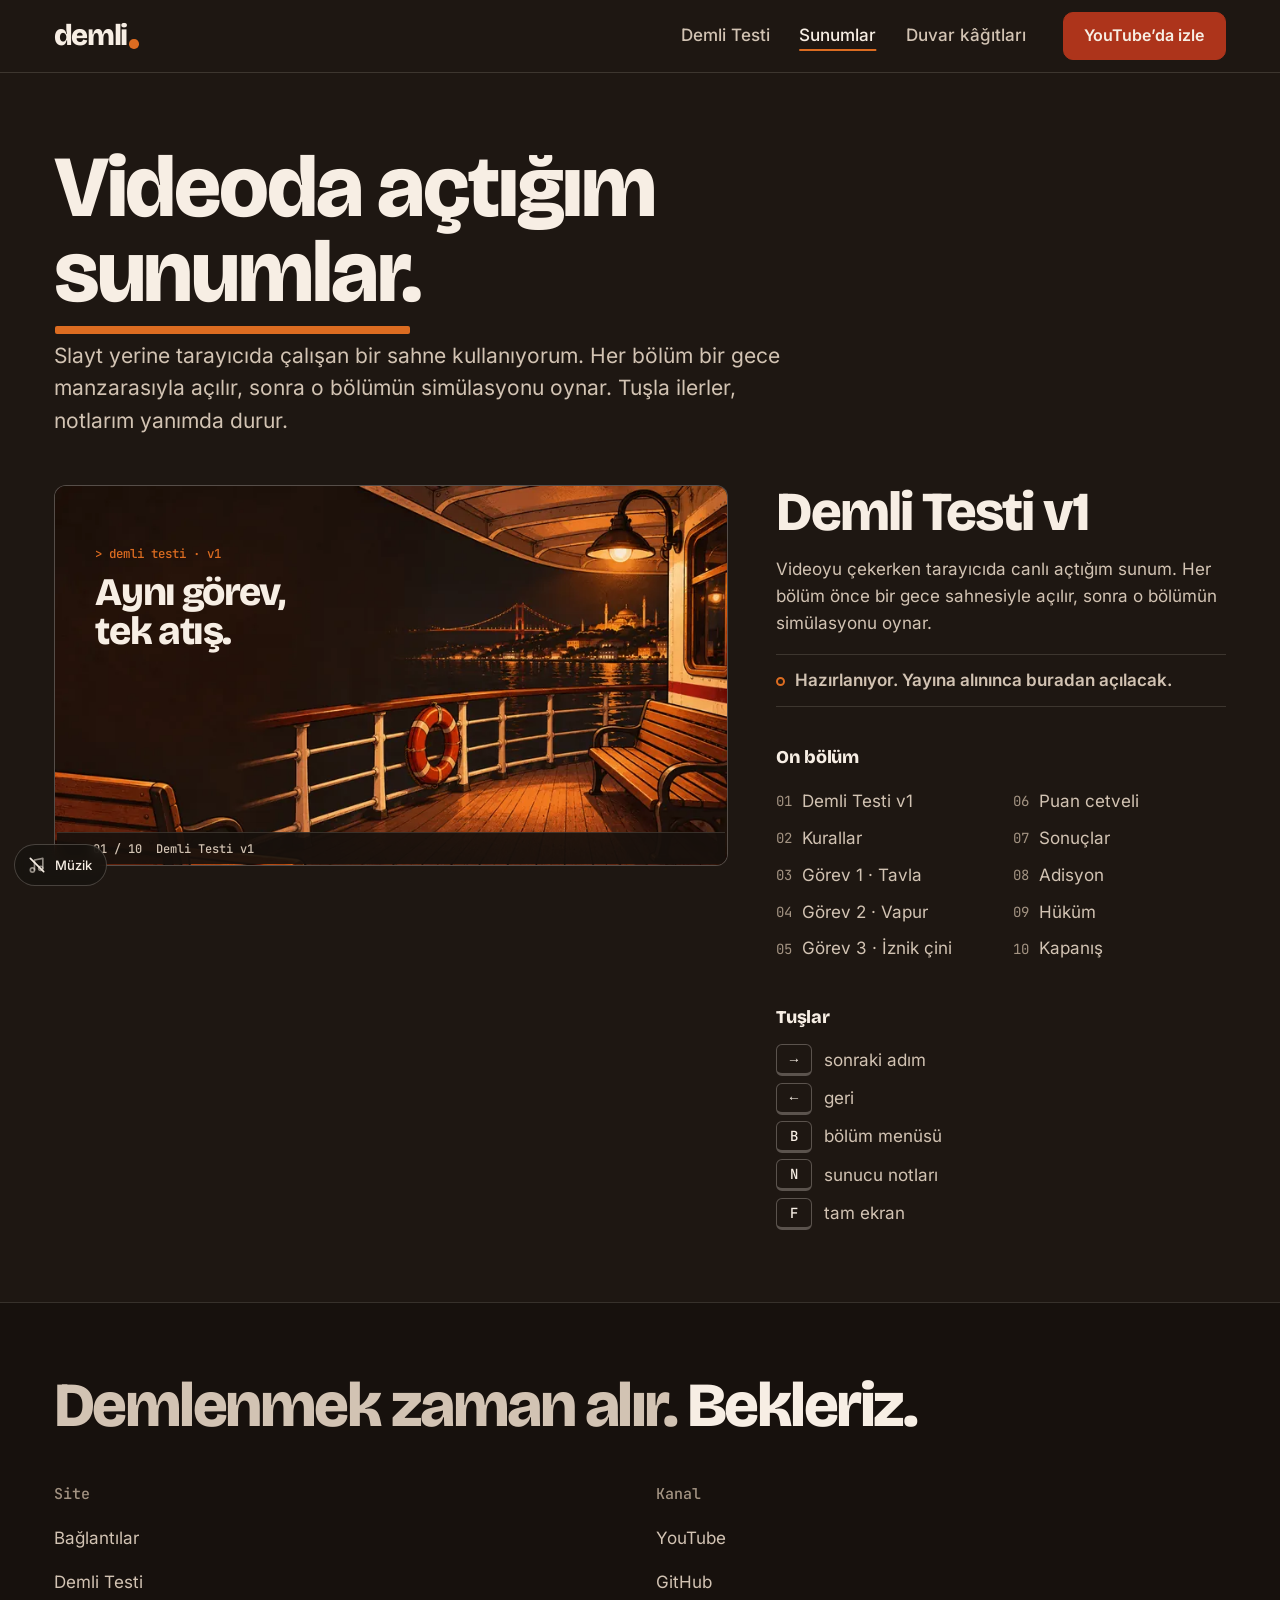
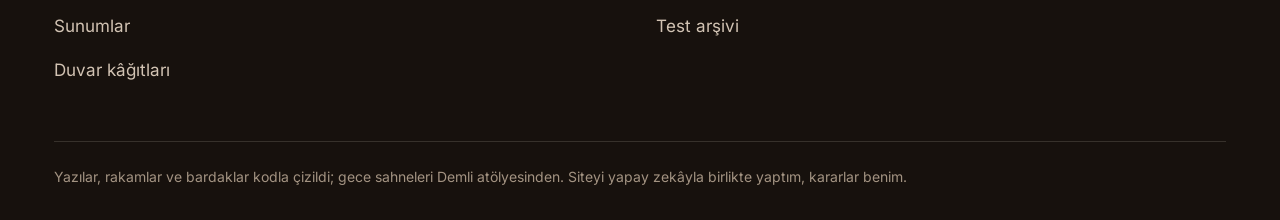
<file: sunumlar/index.html>
<!doctype html>
<html lang="tr">
<head>
<meta charset="utf-8">
<meta name="viewport" content="width=device-width, initial-scale=1">
<title>Sunumlar · Demli</title>
<meta name="description" content="Videoyu çekerken tarayıcıda canlı açtığım gece sunumları: Demli Sahne.">
<meta name="theme-color" content="#1E1712">
<link rel="canonical" href="https://demliai.github.io/sunumlar/">
<meta property="og:type" content="website">
<meta property="og:site_name" content="Demli">
<meta property="og:title" content="Sunumlar · Demli">
<meta property="og:description" content="Videoyu çekerken tarayıcıda canlı açtığım gece sunumları: Demli Sahne.">
<meta property="og:url" content="https://demliai.github.io/sunumlar/">
<meta property="og:image" content="https://demliai.github.io/assets/img/og.jpg">
<meta property="og:locale" content="tr_TR">
<meta name="twitter:card" content="summary_large_image">
<link rel="icon" href="../favicon.ico" sizes="any">
<link rel="icon" href="../assets/img/favicon-32.png" type="image/png" sizes="32x32">
<link rel="apple-touch-icon" href="../assets/img/apple-touch-icon.png">
<link rel="manifest" href="../site.webmanifest">
<link rel="preload" href="../assets/fontlar/bricolage-grotesque-latin.woff2" as="font" type="font/woff2" crossorigin>
<link rel="stylesheet" href="../assets/css/belirtecler.css">
<link rel="stylesheet" href="../assets/css/temel.css">
<link rel="stylesheet" href="../assets/css/bilesenler.css">
<script>if(!matchMedia('(prefers-reduced-motion: reduce)').matches)document.documentElement.classList.add('hareket')</script>
<script type="module" src="../assets/js/site.js"></script>
</head>
<body>
<a class="atla" href="#icerik">İçeriğe geç</a>
<header class="ust">
  <div class="kap ust-ic">
    <a class="marka" href="../" aria-label="Demli, bağlantılar"><span class="marka-ad">demli</span><span class="marka-nokta" aria-hidden="true"></span></a>
    <nav class="ust-nav" aria-label="Ana gezinme">
      <ul><li><a href="../demli-testi/">Demli Testi</a></li><li><a href="../sunumlar/" aria-current="page">Sunumlar</a></li><li><a href="../duvar-kagidi/">Duvar kâğıtları</a></li></ul>
      <a class="dugme dugme-ana" data-baglanti="youtube" href="https://www.youtube.com/@demliai">YouTube’da izle</a>
    </nav>
    <details class="mobil-menu">
      <summary>Menü</summary>
      <nav class="mobil-panel" aria-label="Mobil gezinme">
        <ul><li><a href="../">Bağlantılar</a></li><li><a href="../demli-testi/">Demli Testi</a></li><li><a href="../sunumlar/" aria-current="page">Sunumlar</a></li><li><a href="../duvar-kagidi/">Duvar kâğıtları</a></li></ul>
        <a class="dugme dugme-ana" data-baglanti="youtube" href="https://www.youtube.com/@demliai">YouTube’da izle</a>
      </nav>
    </details>
  </div>
</header>
<main id="icerik">
  <section class="sayfa-bas" aria-labelledby="h-sunum">
    <div class="kap sayfa-bas-metin">
      <h1 class="dev" id="h-sunum"><span class="satir">Videoda açtığım</span> <span class="satir"><span class="vurgu">sunumlar.</span></span></h1>
      <p class="giris" data-demlen style="--sira:2">Slayt yerine tarayıcıda çalışan bir sahne kullanıyorum. Her bölüm bir gece manzarasıyla açılır, sonra o bölümün simülasyonu oynar. Tuşla ilerler, notlarım yanımda durur.</p>
    </div>
  </section>
  <section class="bolum bolum-yakin" aria-label="Sunum listesi">
    <div class="kap"><div data-veri="sunumlar" data-kok="../"><!--veri--><article class="sunum" aria-labelledby="s-demli-testi-v1"><figure class="sunum-onizleme"><img src="../assets/img/sahne/vapur-1280.webp" srcset="../assets/img/sahne/vapur-800.webp 800w, ../assets/img/sahne/vapur-1280.webp 1280w" sizes="(min-width: 1000px) 60vw, 100vw" width="1280" height="720" alt="" loading="lazy"><figcaption class="sunum-kare"><span class="sunum-kicker">&gt; demli testi · v1</span><span class="sunum-buyuk">Aynı görev, tek atış.</span><span class="sunum-cubuk"><span>01 / 10</span><span>Demli Testi v1</span></span></figcaption></figure><div class="sunum-metin"><h2 id="s-demli-testi-v1">Demli Testi v1</h2><p>Videoyu çekerken tarayıcıda canlı açtığım sunum. Her bölüm önce bir gece sahnesiyle açılır, sonra o bölümün simülasyonu oynar.</p><p class="hazirlik"><span class="nokta-durum durum-bekliyor"></span>Hazırlanıyor. Yayına alınınca buradan açılacak.</p><h3>On bölüm</h3><ol class="bolumler"><li>Demli Testi v1</li><li>Kurallar</li><li>Görev 1 · Tavla</li><li>Görev 2 · Vapur</li><li>Görev 3 · İznik çini</li><li>Puan cetveli</li><li>Sonuçlar</li><li>Adisyon</li><li>Hüküm</li><li>Kapanış</li></ol><h3>Tuşlar</h3><dl class="tuslar"><div><dt><kbd>→</kbd></dt><dd>sonraki adım</dd></div><div><dt><kbd>←</kbd></dt><dd>geri</dd></div><div><dt><kbd>B</kbd></dt><dd>bölüm menüsü</dd></div><div><dt><kbd>N</kbd></dt><dd>sunucu notları</dd></div><div><dt><kbd>F</kbd></dt><dd>tam ekran</dd></div></dl></div></article><!--/veri--></div></div>
  </section>
</main>
<footer class="alt">
  <div class="kap alt-ic">
    <p class="imza">Demlenmek zaman alır. <span>Bekleriz.</span></p>
    <div class="alt-izgara">
      <nav aria-labelledby="alt-site"><h2 id="alt-site">Site</h2><ul>
        <li><a href="../">Bağlantılar</a></li><li><a href="../demli-testi/">Demli Testi</a></li><li><a href="../sunumlar/">Sunumlar</a></li><li><a href="../duvar-kagidi/">Duvar kâğıtları</a></li>
      </ul></nav>
      <nav aria-labelledby="alt-kanal"><h2 id="alt-kanal">Kanal</h2><ul>
        <li><a data-baglanti="youtube" href="https://www.youtube.com/@demliai">YouTube</a></li>
        <li><a data-baglanti="github" href="https://github.com/demliai">GitHub</a></li>
        <li><a data-baglanti="arena" href="https://github.com/demliai/demli-arena">Test arşivi</a></li>
      </ul></nav>
    </div>
    <p class="kunye">Yazılar, rakamlar ve bardaklar kodla çizildi; gece sahneleri Demli atölyesinden. Siteyi yapay zekâyla birlikte yaptım, kararlar benim.</p>
  </div>
</footer>
</body>
</html>
</file>
<file: assets/css/belirtecler.css>
/* Demli · belirteçler. Renkler marka dosyasından (atolye/marka.md), tasarım dili v2 "Gece İstanbul'u".
   Hep gece. Krem kâğıt yalnız veri yüzeyi. Tek vurgu tavşankanı; altın yalnız çizgi. Arayüzde ışıma yok. */

/* Yerel fontlar (SIL OFL), latin + latin-ext alt kümesi: Türkçe harfler latin-ext'te. Google Fonts yok. */
@font-face { font-family: 'Bricolage Grotesque'; font-style: normal; font-weight: 500 800; font-display: swap;
  src: url('../fontlar/bricolage-grotesque-latin-ext.woff2') format('woff2');
  unicode-range: U+0100-02BA, U+02BD-02C5, U+02C7-02CC, U+02CE-02D7, U+02DD-02FF, U+0304, U+0308, U+0329, U+1D00-1DBF, U+1E00-1E9F, U+1EF2-1EFF, U+2020, U+20A0-20AB, U+20AD-20C4, U+2113, U+2C60-2C7F, U+A720-A7FF; }
@font-face { font-family: 'Bricolage Grotesque'; font-style: normal; font-weight: 500 800; font-display: swap;
  src: url('../fontlar/bricolage-grotesque-latin.woff2') format('woff2');
  unicode-range: U+0000-00FF, U+0131, U+0152-0153, U+02BB-02BC, U+02C6, U+02DA, U+02DC, U+0304, U+0308, U+0329, U+2000-206F, U+20AC, U+2122, U+2191, U+2193, U+2212, U+2215, U+FEFF, U+FFFD; }
@font-face { font-family: 'Inter'; font-style: normal; font-weight: 400 700; font-display: swap;
  src: url('../fontlar/inter-latin-ext.woff2') format('woff2');
  unicode-range: U+0100-02BA, U+02BD-02C5, U+02C7-02CC, U+02CE-02D7, U+02DD-02FF, U+0304, U+0308, U+0329, U+1D00-1DBF, U+1E00-1E9F, U+1EF2-1EFF, U+2020, U+20A0-20AB, U+20AD-20C4, U+2113, U+2C60-2C7F, U+A720-A7FF; }
@font-face { font-family: 'Inter'; font-style: normal; font-weight: 400 700; font-display: swap;
  src: url('../fontlar/inter-latin.woff2') format('woff2');
  unicode-range: U+0000-00FF, U+0131, U+0152-0153, U+02BB-02BC, U+02C6, U+02DA, U+02DC, U+0304, U+0308, U+0329, U+2000-206F, U+20AC, U+2122, U+2191, U+2193, U+2212, U+2215, U+FEFF, U+FFFD; }
@font-face { font-family: 'JetBrains Mono'; font-style: normal; font-weight: 400 700; font-display: swap;
  src: url('../fontlar/jetbrains-mono-latin-ext.woff2') format('woff2');
  unicode-range: U+0100-02BA, U+02BD-02C5, U+02C7-02CC, U+02CE-02D7, U+02DD-02FF, U+0304, U+0308, U+0329, U+1D00-1DBF, U+1E00-1E9F, U+1EF2-1EFF, U+2020, U+20A0-20AB, U+20AD-20C4, U+2113, U+2C60-2C7F, U+A720-A7FF; }
@font-face { font-family: 'JetBrains Mono'; font-style: normal; font-weight: 400 700; font-display: swap;
  src: url('../fontlar/jetbrains-mono-latin.woff2') format('woff2');
  unicode-range: U+0000-00FF, U+0131, U+0152-0153, U+02BB-02BC, U+02C6, U+02DA, U+02DC, U+0304, U+0308, U+0329, U+2000-206F, U+20AC, U+2122, U+2191, U+2193, U+2212, U+2215, U+FEFF, U+FFFD; }

:root {
  color-scheme: dark;
  /* gece */
  --gece: #1E1712;          /* demlik kahvesi: ana zemin */
  --gece-alt: #17110D;      /* bir kat koyu: alt bilgi, tablo başı */
  --gece-ust: #261D17;      /* bir kat açık: yükseltilmiş yüzey */
  --cizgi: rgba(247, 238, 228, .14);
  --cizgi-guclu: rgba(247, 238, 228, .28);
  /* yazı (gece üstünde) */
  --metin: #F7EEE4;
  --metin-2: #D2C3B3;
  --metin-3: #A39382;
  /* marka */
  --kagit: #F7EEE4;          /* yalnız veri yüzeyi (adisyon) */
  --murekkep: #16130F;
  --tavsankani: #AD341B;     /* tek vurgu */
  --tavsankani-koyu: #92291A;
  --cay: #DC6C21;            /* çay yüzeyi: alt çizgi, işaretçi */
  --altin: #D49B26;          /* yalnız çizgi */
  --olumsuz: #5B6670;
  --claude: #C98A5E;         /* model kimliği: yalnız 8 px nokta */
  --gpt: #6FA79D;

  /* yazı */
  --baslik: 'Bricolage Grotesque', 'Segoe UI', system-ui, sans-serif;
  --govde: 'Inter', 'Segoe UI', system-ui, sans-serif;
  --mono: 'JetBrains Mono', ui-monospace, Consolas, monospace;

  /* ölçek (yaklaşık 1,25 oran) */
  --y-kucuk: .875rem;
  --y-govde: 1.0625rem;
  --y-giris: clamp(1.125rem, 1.02rem + .45vw, 1.3125rem);
  --y-h3: clamp(1.25rem, 1.1rem + .6vw, 1.5rem);
  --y-h2: clamp(2rem, 1.35rem + 2.6vw, 3.5rem);
  --y-dev: clamp(2.75rem, 1.6rem + 4.8vw, 5.5rem);

  /* boşluk */
  --b1: .25rem; --b2: .5rem; --b3: .75rem; --b4: 1rem; --b5: 1.5rem; --b6: 2rem; --b7: 3rem; --b8: 4.5rem; --b9: 7rem;
  --kenar: clamp(16px, 4.2vw, 56px);
  --genislik: 1200px;
  --kose: 12px;

  /* hareket: sakin, aşağıdan yukarı */
  --demlen: cubic-bezier(.2, .7, .2, 1);
  --sure: 380ms;
}
</file>
<file: assets/css/temel.css>
/* Demli · temel: sıfırlama, düzen, üst ve alt bant, düğmeler, geçişler. */
*, *::before, *::after { box-sizing: border-box; }
html { -webkit-text-size-adjust: 100%; text-size-adjust: 100%; }
body {
  margin: 0; background: var(--gece); color: var(--metin);
  font: 400 var(--y-govde)/1.6 var(--govde);
  font-feature-settings: 'ss01', 'cv11';
  -webkit-font-smoothing: antialiased;
  overflow-wrap: break-word;
}
img, svg, picture, canvas { display: block; max-width: 100%; }
img { height: auto; }
h1, h2, h3, p, ul, ol, dl, dd, figure { margin: 0; }
ul, ol { padding: 0; list-style: none; }
a { color: inherit; text-decoration-thickness: 1.5px; text-underline-offset: .2em; }
table { border-collapse: collapse; }
:focus-visible { outline: 2px solid var(--cay); outline-offset: 3px; border-radius: 4px; }
::selection { background: var(--tavsankani); color: var(--kagit); }

.kap { width: 100%; max-width: calc(var(--genislik) + 2 * var(--kenar)); margin-inline: auto; padding-inline: var(--kenar); }

/* klavye ile atla: görünmezken tamamen ekran dışında (kesik yazı değil) */
.atla { position: absolute; left: var(--kenar); top: 0; transform: translateY(-200%); z-index: 50;
  background: var(--kagit); color: var(--murekkep); padding: .7rem 1rem; border-radius: 8px; font-weight: 600; text-decoration: none; }
.atla:focus { transform: translateY(12px); }

/* ---------- yazı ---------- */
.dev, .bolum-baslik, h3, .marka-ad { font-family: var(--baslik); font-weight: 800; letter-spacing: -.025em; }
.dev { font-size: var(--y-dev); line-height: .98; }
.bolum-baslik { font-size: var(--y-h2); line-height: 1.02; text-wrap: balance; }
h3 { font-size: var(--y-h3); line-height: 1.15; letter-spacing: -.02em; }
.giris { font-size: var(--y-giris); line-height: 1.55; color: var(--metin-2); max-width: 36em; text-wrap: pretty; }
.dipnot { font-size: var(--y-kucuk); color: var(--metin-3); max-width: 60ch; }
.mono, .ust-not, kbd { font-family: var(--mono); font-weight: 500; }
/* tek vurgu kelime: çay yüzeyi rengiyle alttan çizgi (tasarım dili) */
.vurgu { position: relative; white-space: nowrap; }
.vurgu::after { content: ''; position: absolute; left: .02em; right: .12em; bottom: -.1em; height: .09em; background: var(--cay); border-radius: 2px; transform-origin: left; }

.ust-not { display: inline-flex; align-items: center; gap: .55rem; font-size: .9375rem; color: var(--metin-2); }
.nokta-durum { width: 9px; height: 9px; border-radius: 50%; border: 2px solid var(--cay); flex: none; display: inline-block; }
.durum-demleniyor { background: var(--cay); }
.durum-bitti { background: var(--tavsankani); border-color: var(--tavsankani); }

/* ---------- düğmeler ---------- */
.dugme {
  display: inline-flex; align-items: center; justify-content: center; gap: .5rem;
  min-height: 48px; padding: .7rem 1.3rem; border-radius: 10px;
  border: 1.5px solid var(--cizgi-guclu); color: var(--metin); background: transparent;
  font: 600 1rem/1.2 var(--govde); text-decoration: none; white-space: nowrap;
  transition: border-color var(--sure) var(--demlen), background-color var(--sure) var(--demlen);
}
.dugme:hover { border-color: var(--metin); }
.dugme-ana { background: var(--tavsankani); border-color: var(--tavsankani); color: var(--kagit); }
.dugme-ana:hover { background: var(--tavsankani-koyu); border-color: var(--tavsankani-koyu); }
.dugmeler { display: flex; flex-wrap: wrap; gap: var(--b3); }
.metin-bag { display: inline-flex; align-items: center; min-height: 44px; font-weight: 600; color: var(--metin);
  text-decoration: underline; text-decoration-color: var(--cay); text-decoration-thickness: 2px; text-underline-offset: .3em; }
.metin-bag:hover { text-decoration-color: var(--metin); }

/* ---------- üst bant ---------- */
.ust { position: relative; z-index: 20; background: var(--gece); border-bottom: 1px solid var(--cizgi); }
.ust-ic { display: flex; align-items: center; justify-content: space-between; gap: var(--b5); min-height: 72px; }
.marka { display: inline-flex; align-items: baseline; gap: .12em; text-decoration: none; min-height: 44px; align-items: center; padding-right: .25rem; }
.marka-ad { font-size: 1.85rem; line-height: 1; letter-spacing: -.045em; }
.marka-nokta { width: .32em; height: .32em; margin-top: .55em; border-radius: 50%; background: var(--cay); font-size: 1.85rem; }
.ust-nav { display: flex; align-items: center; gap: var(--b5); }
.ust-nav ul { display: flex; gap: var(--b1); }
.ust-nav ul a { display: inline-flex; align-items: center; min-height: 44px; padding: 0 .8rem; border-radius: 8px;
  text-decoration: none; font-weight: 500; color: var(--metin-2); }
.ust-nav ul a:hover { color: var(--metin); }
.ust-nav ul a[aria-current='page'] { color: var(--metin); text-decoration: underline; text-decoration-color: var(--cay); text-decoration-thickness: 2px; text-underline-offset: .45em; }

/* mobil menü: <details> ile, JS olmadan da açılır */
.mobil-menu { display: none; }
.mobil-menu > summary { list-style: none; cursor: pointer; display: inline-flex; align-items: center; gap: .6rem;
  min-height: 44px; min-width: 44px; padding: 0 .9rem; border: 1.5px solid var(--cizgi-guclu); border-radius: 10px; font-weight: 600; }
.mobil-menu > summary::-webkit-details-marker { display: none; }
.mobil-menu > summary::after { content: ''; width: 14px; height: 10px; flex: none;
  background: linear-gradient(var(--metin) 0 0) top / 100% 2px no-repeat, linear-gradient(var(--metin) 0 0) center / 100% 2px no-repeat, linear-gradient(var(--metin) 0 0) bottom / 100% 2px no-repeat; }
.mobil-menu[open] > summary::after { background: linear-gradient(var(--metin) 0 0) center / 100% 2px no-repeat; }
.mobil-menu:not([open]) .mobil-panel { display: none; }
.mobil-panel { position: absolute; left: 0; right: 0; top: 100%; background: var(--gece); border-bottom: 1px solid var(--cizgi-guclu);
  padding: var(--b3) var(--kenar) var(--b6); }
.mobil-panel ul { display: grid; }
.mobil-panel li + li { border-top: 1px solid var(--cizgi); }
.mobil-panel a { display: flex; align-items: center; justify-content: space-between; min-height: 56px; text-decoration: none;
  font: 800 1.5rem/1.1 var(--baslik); letter-spacing: -.03em; }
.mobil-panel a[aria-current='page'] { color: var(--cay); }
.mobil-panel .dugme { margin-top: var(--b5); width: 100%; justify-content: center; font: 600 1rem/1.2 var(--govde); letter-spacing: 0; }
.hareket .mobil-menu[open] .mobil-panel { animation: demlen-panel var(--sure) var(--demlen) both; }
@keyframes demlen-panel { from { clip-path: inset(0 0 100% 0); transform: translateY(-8px); } to { clip-path: inset(0); transform: none; } }

@media (max-width: 899px) {
  .ust-nav { display: none; }
  .mobil-menu { display: block; }
}

/* ---------- bölümler ---------- */
.bolum { padding-block: var(--b8); }
.bolum + .bolum { border-top: 1px solid var(--cizgi); }
.bolum-bas { display: grid; gap: var(--b4); margin-bottom: var(--b7); max-width: 46rem; }

/* altın çift çizgi + buhar: tabak kenarı değil, bölüm ayracı (tasarım dili imzası) */
.ayrac { display: flex; align-items: center; gap: var(--b3); padding-block: var(--b6) 0; }
.ayrac::before, .ayrac::after { content: ''; height: 6px; flex: 1;
  background: linear-gradient(var(--altin) 0 0) top / 100% 2px no-repeat, linear-gradient(var(--altin) 0 0) bottom / 100% 1px no-repeat; opacity: .75; }
.ayrac::before { flex: 0 0 clamp(24px, 6vw, 72px); }
.ayrac svg { width: 22px; height: 30px; flex: none; }

/* ---------- alt bant ---------- */
.alt { background: var(--gece-alt); border-top: 1px solid var(--cizgi); padding-block: var(--b8) var(--b6); }
.alt-ic { display: grid; gap: var(--b7); }
.imza { font: 800 clamp(2rem, 1.2rem + 3.4vw, 4rem)/1 var(--baslik); letter-spacing: -.04em; color: var(--metin-2); text-wrap: balance; }
.imza span { color: var(--metin); }
.alt-izgara { display: grid; gap: var(--b6); grid-template-columns: repeat(auto-fit, minmax(180px, 1fr)); }
.alt-izgara h2 { font: 500 .9375rem/1.3 var(--mono); color: var(--metin-3); margin-bottom: var(--b3); }
.alt-izgara a { display: inline-flex; align-items: center; min-height: 44px; text-decoration: none; color: var(--metin-2); }
.alt-izgara a:hover { color: var(--metin); text-decoration: underline; text-decoration-color: var(--cay); }
.kunye { font-size: var(--y-kucuk); color: var(--metin-3); border-top: 1px solid var(--cizgi); padding-top: var(--b5); }

/* ---------- açılış hareketi: tek sahne, aşağıdan yukarı demlenme ---------- */
.dev .satir { display: block; }
.hareket .dev .satir { animation: demlen 760ms var(--demlen) both; }
.hareket .dev .satir:nth-child(2) { animation-delay: 110ms; }
.hareket .dev .vurgu::after { animation: cizgi-dol 620ms var(--demlen) 620ms both; }
.hareket [data-demlen] { animation: demlen 760ms var(--demlen) both; animation-delay: calc(var(--sira, 0) * 90ms + 200ms); }
@keyframes demlen { from { transform: translateY(24px); clip-path: inset(100% 0 0 0); } to { transform: none; clip-path: inset(0 0 -.3em 0); } }
@keyframes cizgi-dol { from { transform: scaleX(0); } to { transform: scaleX(1); } }

/* sayfalar arası geçiş: yeni sayfa alttan dolar (düz söndürme değil) */
@view-transition { navigation: auto; }
::view-transition-old(root) { animation: 300ms var(--demlen) both sayfa-cik; }
::view-transition-new(root) { animation: 460ms var(--demlen) both sayfa-dol; }
@keyframes sayfa-dol { from { clip-path: inset(100% 0 0 0); } to { clip-path: inset(0); } }
@keyframes sayfa-cik { to { transform: translateY(-16px); } }

@media (prefers-reduced-motion: reduce) {
  @view-transition { navigation: none; }
  *, *::before, *::after { animation: none !important; transition: none !important; }
}
@media print {
  .ust-nav, .mobil-menu, .dugmeler { display: none; }
  body { background: #fff; color: #000; }
}
</file>
<file: assets/css/bilesenler.css>
/* Demli · bileşenler: sahne (açılış), çay ölçer, görevler, dizin, test sayfası, sunum, duvar kâğıdı, 404. */

/* ---------- Demli yuvası: statik yedek + canlı kukla ---------- */
.demli { position: absolute; aspect-ratio: 840 / 1001; }
.demli > img, .demli > picture, .demli > picture img, .demli-tuval { position: absolute; inset: 0; width: 100%; height: 100%; }
.demli.canli > picture, .demli.canli > img { visibility: hidden; }

/* ---------- açılış sahnesi ---------- */
.sahne { display: grid; background: var(--gece); }
.sahne-resim { position: relative; width: 100%; max-width: 1920px; margin-inline: auto; aspect-ratio: 1672 / 941; }
.sahne-resim > picture img { width: 100%; height: auto; }
/* Demli rıhtımda: iki babanın arasında, ayakları taş zeminde (görsel koordinatına göre yüzde) */
.sahne-demli { left: 50%; top: 36.5%; width: 25.5%; }
.sahne-metin { padding-block: var(--b7) var(--b6); display: grid; gap: var(--b5); align-content: center; }
.sahne-metin .giris { max-width: 30em; }
@media (min-width: 1100px) {
  .sahne > * { grid-area: 1 / 1; }
  .sahne-metin { position: relative; z-index: 2; max-width: none; padding-block: 0; align-self: center;
    margin-inline: max(var(--kenar), calc((100% - var(--genislik)) / 2)); width: min(40%, 46rem); padding-inline: 0; }
  .sahne-metin .dev { font-size: min(4.3vw, 5.4rem); }
  .sahne-metin .giris { font-size: clamp(1.125rem, .6rem + .6vw, 1.3125rem); }
}

/* ---------- ana sayfa: sıradaki test ---------- */
.test-izgara { display: grid; gap: var(--b7); align-items: end; }
.test-sol { display: grid; gap: var(--b4); }
.test-sol .kirik { color: var(--metin-2); }
.zaman { font-family: var(--mono); font-size: .9375rem; color: var(--metin-2); }
.kalan { color: var(--cay); display: inline-block; }
@media (min-width: 960px) { .test-izgara { grid-template-columns: minmax(0, 1fr) minmax(0, 1.05fr); } }

.olcer-sira { display: flex; flex-wrap: wrap; justify-content: center; gap: var(--b6) 0; }
.olcer-sira li { display: grid; justify-items: center; text-align: center; gap: .2rem; flex: 0 0 33.333%; min-width: 0; }
@media (min-width: 600px) { .olcer-sira { justify-content: space-between; } .olcer-sira li { flex: 1 1 0; } }
.olcer { width: 100%; max-width: 92px; height: auto; margin-bottom: var(--b2); }
.olcer-puan { font: 800 1.75rem/1 var(--baslik); letter-spacing: -.03em; }
.olcer-ad { display: inline-flex; align-items: center; gap: .4rem; font-weight: 600; font-size: .9375rem; white-space: nowrap; }
.olcer-arac { font-family: var(--mono); font-size: .875rem; color: var(--metin-3); white-space: nowrap; }
.aile-nokta { width: 8px; height: 8px; border-radius: 50%; flex: none; display: inline-block; background: var(--metin-3); }
.aile-claude { background: var(--claude); }
.aile-gpt { background: var(--gpt); }

.gorev-liste { display: grid; margin-top: var(--b8); border-top: 1px solid var(--cizgi); }
.gorev-liste li { display: grid; grid-template-columns: 3rem minmax(0, 1fr); gap: var(--b4); padding-block: var(--b5); border-bottom: 1px solid var(--cizgi); }
.gorev-liste > li > div { display: grid; gap: .35rem; max-width: 52rem; }
.gorev-liste p { color: var(--metin-2); }
.gorev-sira { font: 800 2rem/1 var(--baslik); color: var(--cay); padding-top: .1rem; }
.gorev-meta { font-family: var(--mono); font-size: .875rem; color: var(--metin-3) !important; }
@media (min-width: 960px) {
  .gorev-liste { grid-template-columns: repeat(3, 1fr); border-top: 0; gap: var(--b6); }
  .gorev-liste li { grid-template-columns: 1fr; border-bottom: 0; border-top: 2px solid var(--cizgi-guclu); padding-top: var(--b5); }
}
.test-alt { margin-top: var(--b6); }

/* ---------- ana sayfa: dizin (sitenin masası) ---------- */
.dizin { border-top: 1px solid var(--cizgi-guclu); }
.dizin li { border-bottom: 1px solid var(--cizgi); }
.dizin a { display: grid; gap: .35rem var(--b6); padding-block: var(--b5); text-decoration: none; align-items: baseline; }
.dizin-ad { font: 800 clamp(1.75rem, 1.2rem + 2vw, 2.75rem)/1.05 var(--baslik); letter-spacing: -.035em; transition: color var(--sure) var(--demlen); }
.dizin-acik { color: var(--metin-2); max-width: 34rem; }
.dizin-yer { font-family: var(--mono); font-size: .875rem; color: var(--metin-3); }
.dizin a:hover .dizin-ad { color: var(--cay); }
@media (min-width: 900px) { .dizin a { grid-template-columns: minmax(0, 5fr) minmax(0, 6fr) 8.5rem; } .dizin-yer { text-align: right; } }

/* ---------- iç sayfa başı ---------- */
.sayfa-bas { padding-block: var(--b8) var(--b7); }
.sayfa-bas + .bolum-yakin { padding-top: 0; border-top: 0; }
.sayfa-bas-izgara { display: grid; gap: var(--b6); align-items: end; }
.sayfa-bas .dev { max-width: 14ch; }
.sayfa-bas-metin { display: grid; gap: var(--b5); }
.sayfa-demli { position: relative; width: min(240px, 52vw); aspect-ratio: 840 / 1001; justify-self: center; }
.sayfa-demli .demli { inset: 0; width: 100%; }
@media (min-width: 900px) {
  .sayfa-bas-izgara { grid-template-columns: minmax(0, 1fr) auto; }
  .sayfa-demli { width: 280px; margin-right: var(--b6); }
}

/* ---------- test sayfası ---------- */
.durum-satir { margin-top: var(--b7); display: grid; grid-template-columns: repeat(auto-fit, minmax(170px, 1fr)); border-block: 1px solid var(--cizgi-guclu); }
.durum-satir > div { padding: var(--b4) var(--b4) var(--b4) 0; display: grid; gap: .2rem; }
.durum-satir dt { font-family: var(--mono); font-size: .8125rem; color: var(--metin-3); }
.durum-satir dd { font-weight: 600; display: flex; flex-wrap: wrap; align-items: center; gap: .1rem .5rem; }
@media (max-width: 599px) { .durum-satir > div:last-child { grid-column: 1 / -1; } }
.durum-satir .kalan { font-family: var(--mono); font-size: .875rem; font-weight: 500; }

.kurallar { display: grid; gap: 0 var(--b7); grid-template-columns: repeat(auto-fit, minmax(min(100%, 300px), 1fr)); border-top: 1px solid var(--cizgi-guclu); }
.kurallar > div { padding-block: var(--b5); border-bottom: 1px solid var(--cizgi); display: grid; gap: .3rem; }
.kurallar dt { font: 800 1.375rem/1.2 var(--baslik); letter-spacing: -.02em; }
.kurallar dd { color: var(--metin-2); }

.gorevler { display: grid; gap: var(--b7) var(--b6); grid-template-columns: repeat(auto-fit, minmax(min(100%, 320px), 1fr)); }
.gorev-kart { display: grid; gap: var(--b3); align-content: start; }
.gorev-no { font-family: var(--mono); font-size: .875rem; color: var(--cay); }
.gorev-ozet { color: var(--metin-2); min-height: 4.8em; }
.cetvel { display: grid; grid-template-columns: 140px minmax(0, 1fr); gap: var(--b5); margin-top: var(--b4); }
.cetvel-bardak { width: 140px; height: auto; }
.cetvel-kalem { position: relative; }
.cetvel-kalem li { position: absolute; left: 0; right: 0; bottom: var(--alt); transform: translateY(50%); font-size: .9375rem; line-height: 1.25; color: var(--metin-2);
  display: flex; gap: .6rem; align-items: baseline; }
.cetvel-kalem li::before { content: ''; position: absolute; left: calc(-1 * var(--b5) - 8px); top: 50%; width: calc(var(--b5) + 2px); border-top: 1px dashed var(--cizgi-guclu); }
.cetvel-puan { font: 700 .9375rem/1 var(--mono); color: var(--metin); min-width: 1.6em; }

.tablo-kap { overflow-x: auto; border: 1px solid var(--cizgi-guclu); border-radius: var(--kose); }
.sonuc { width: 100%; min-width: 620px; font-variant-numeric: tabular-nums; }
.sonuc th, .sonuc td { padding: .85rem 1rem; text-align: right; border-bottom: 1px solid var(--cizgi); }
.sonuc thead th { background: var(--gece-alt); font: 500 .875rem/1.3 var(--mono); color: var(--metin-2); white-space: nowrap; }
.sonuc th[scope='row'], .sonuc thead th:first-child { text-align: left; }
.sonuc th[scope='row'] { font-weight: 600; white-space: nowrap; }
.sonuc th[scope='row'] .aile-nokta { margin-right: .55rem; vertical-align: .1em; }
.tablo-arac { display: block; font: 400 .8125rem/1.3 var(--mono); color: var(--metin-3); margin-left: 1.1rem; }
.sonuc td { font: 600 1.0625rem/1 var(--mono); }
.sonuc .ort { color: var(--metin); font-weight: 700; }
.sonuc tbody tr:last-child > * { border-bottom: 0; }
.bos { color: var(--metin-3); }
/* dar ekranda tablo yerine satır kartları: yatay kaydırma ve kesik hücre yok */
@media (max-width: 699px) {
  .tablo-kap { border: 0; border-radius: 0; overflow: visible; }
  .sonuc { min-width: 0; }
  .sonuc thead { display: none; }
  .sonuc tr { display: grid; grid-template-columns: repeat(4, minmax(0, 1fr)); border-top: 1px solid var(--cizgi-guclu); padding-block: var(--b4); }
  .sonuc th[scope='row'] { grid-column: 1 / -1; padding: 0 0 var(--b3); border: 0; }
  .sonuc td { display: grid; gap: .3rem; align-content: space-between; text-align: left; padding: 0; border: 0; }
  .sonuc td::before { content: attr(data-etiket); font: 400 .8125rem/1.2 var(--govde); color: var(--metin-3); }
}

/* adisyon: krem kâğıt yalnız veri yüzeyi; mono, noktalı satırlar, kesik alt kenar */
.adisyon-izgara { display: grid; gap: var(--b7); align-items: start; }
@media (min-width: 900px) { .adisyon-izgara { grid-template-columns: minmax(0, 1fr) minmax(0, 380px); } }
.adisyon { --dis: 10px; background: var(--kagit); color: var(--murekkep); padding: var(--b6) var(--b5) calc(var(--b6) + var(--dis));
  font-family: var(--mono); font-size: .9375rem; max-width: 380px; width: 100%; justify-self: start;
  border-top: 6px solid var(--tavsankani);
  -webkit-mask: conic-gradient(from -45deg at bottom, #0000, #000 1deg 89deg, #0000 90deg) bottom / calc(2 * var(--dis)) var(--dis) repeat-x, linear-gradient(#000 0 0) top / 100% calc(100% - var(--dis)) no-repeat;
          mask: conic-gradient(from -45deg at bottom, #0000, #000 1deg 89deg, #0000 90deg) bottom / calc(2 * var(--dis)) var(--dis) repeat-x, linear-gradient(#000 0 0) top / 100% calc(100% - var(--dis)) no-repeat; }
.adisyon-bas { text-align: center; display: grid; gap: .15rem; padding-bottom: var(--b4); border-bottom: 1.5px dashed rgba(22, 19, 15, .4); margin-bottom: var(--b3); }
.adisyon-bas strong { font-size: 1.0625rem; letter-spacing: .04em; }
.adisyon-bas span { font-size: .8125rem; color: #5A4D41; }
.adisyon dl > div { display: flex; align-items: baseline; gap: .5rem; padding-block: .35rem; }
.adisyon .dolgu { flex: 1; border-bottom: 1.5px dotted rgba(22, 19, 15, .45); transform: translateY(-.25em); }
.adisyon dd { color: #5A4D41; }
.adisyon .hukum { margin-top: var(--b3); padding-top: var(--b3); border-top: 1.5px dashed rgba(22, 19, 15, .4); font-weight: 700; }
.adisyon .hukum dt { color: var(--tavsankani); }

.arsiv { font-family: var(--mono); font-size: .9375rem; line-height: 1.8; color: var(--metin-2); background: var(--gece-alt);
  border: 1px solid var(--cizgi); border-radius: var(--kose); padding: var(--b5); overflow-x: auto; white-space: pre; }

/* ---------- sunumlar ---------- */
.sunum { display: grid; gap: var(--b6); }
@media (min-width: 1000px) { .sunum { grid-template-columns: minmax(0, 1.5fr) minmax(0, 1fr); gap: var(--b7); align-items: start; } }
.sunum-onizleme { position: relative; border: 1px solid var(--cizgi-guclu); border-radius: var(--kose); overflow: hidden; background: var(--gece-alt); }
.sunum-onizleme img { width: 100%; }
/* kodla yazılmış açılış karesi: gece sahnesinin karanlık sol yarısında */
.sunum-kare { position: absolute; inset: 0; display: grid; grid-template-rows: auto auto 1fr auto; padding: 9% 6% 0; container-type: inline-size; }
.sunum-kicker { font: 500 max(12px, 2.1cqi)/1.2 var(--mono); color: var(--cay); }
.sunum-buyuk { font: 800 max(20px, 6.6cqi)/1 var(--baslik); letter-spacing: -.035em; max-width: 9ch; align-self: start; margin-top: .3em; }
.sunum-cubuk { grid-row: 4; display: flex; gap: 1.2em; margin-inline: -6.4%; padding: .7em 6%; background: rgba(23, 17, 13, .92); border-top: 1px solid var(--cizgi);
  font: 500 max(12px, 1.6cqi)/1.2 var(--mono); color: var(--metin-2); }
.sunum-metin { display: grid; gap: var(--b4); align-content: start; }
.sunum-metin h2 { font: 800 var(--y-h2)/1 var(--baslik); letter-spacing: -.035em; }
.sunum-metin > p { color: var(--metin-2); }
.sunum-metin h3 { margin-top: var(--b5); font-size: 1.125rem; }
.hazirlik { display: flex; align-items: baseline; gap: .6rem; font-weight: 600; padding: var(--b3) 0; border-block: 1px solid var(--cizgi); }
.bolumler { counter-reset: b; columns: 2; column-gap: var(--b5); }
.bolumler li { counter-increment: b; display: flex; gap: .6rem; padding-block: .3rem; break-inside: avoid; color: var(--metin-2); }
.bolumler li::before { content: counter(b, decimal-leading-zero); font-family: var(--mono); font-size: .875rem; color: var(--metin-3); padding-top: .15em; }
.tuslar { display: grid; gap: .4rem; }
.tuslar > div { display: flex; align-items: center; gap: .75rem; color: var(--metin-2); }
kbd { display: inline-grid; place-items: center; min-width: 2.2rem; height: 2rem; padding: 0 .5rem; border: 1.5px solid var(--cizgi-guclu); border-bottom-width: 3px; border-radius: 6px; font-size: .875rem; color: var(--metin); }

/* ---------- duvar kâğıtları ---------- */
.duvar-liste { display: grid; gap: var(--b7) var(--b6); grid-template-columns: repeat(auto-fit, minmax(min(100%, 420px), 1fr)); }
.duvar figure { display: grid; gap: var(--b4); }
.duvar img { width: 100%; border-radius: var(--kose); border: 1px solid var(--cizgi-guclu); }
.duvar h2 { font: 800 var(--y-h3)/1.1 var(--baslik); letter-spacing: -.02em; }
.duvar figcaption { display: grid; gap: var(--b2); }
.duvar figcaption > p { color: var(--metin-2); }
.olculer { display: flex; flex-wrap: wrap; gap: var(--b2); margin-top: var(--b2); }
.olculer a { display: inline-flex; align-items: center; min-height: 44px; padding: 0 1rem; border: 1.5px solid var(--cizgi-guclu); border-radius: 10px;
  font: 500 .9375rem/1 var(--mono); text-decoration: none; }
.olculer a:hover { border-color: var(--metin); }
.indir-notu { margin-top: var(--b7); padding-top: var(--b4); border-top: 1px solid var(--cizgi); color: var(--metin-2); }
.tablo-kap + .dipnot { margin-top: var(--b4); }
.olculer a span { color: var(--metin-3); margin-right: .5em; font-family: var(--govde); font-weight: 600; color: var(--cay); }

/* ---------- 404 ---------- */
.yok { min-height: calc(100vh - 73px); display: grid; align-items: center; padding-block: var(--b7); }
.yok-izgara { display: grid; gap: var(--b6); align-items: center; }
@media (min-width: 800px) { .yok-izgara { grid-template-columns: auto minmax(0, 1fr); gap: var(--b8); } }
.yok-demli { position: relative; width: min(260px, 60vw); aspect-ratio: 840 / 1001; justify-self: center; }
.yok-demli .demli { inset: 0; width: 100%; }
.yok-metin { display: grid; gap: var(--b5); }
</file>
<file: assets/css/merkez.css>
/* Demli · bağlantı merkezi (ana sayfa). Tek ekran: gece sahnesi arkada, Demli rıhtımda, ortada bağlantı yığını. */
.merkez-sayfa { background: var(--gece-alt); }
.merkez { position: relative; min-height: 100vh; min-height: 100svh; display: grid; place-items: center; overflow: hidden; isolation: isolate;
  padding: clamp(20px, 4vh, 44px) var(--kenar); }

/* sahne kutusu ekranı kaplar, alta yaslanır; oranı korunur (çizim bozulmaz, kenarları ekran dışında kalır) */
.merkez-sahne { position: absolute; z-index: -1; left: 50%; bottom: 0; transform: translateX(-50%);
  width: max(100%, calc(100vh * 1672 / 941)); aspect-ratio: 1672 / 941; }
.merkez-sahne > picture img { width: 100%; height: 100%; }
/* okunurluk perdesi: orta kolonun arkası biraz koyulur (ışıma değil, gölge) */
.merkez::before { content: ''; position: absolute; inset: 0; z-index: -1; pointer-events: none;
  background: radial-gradient(ellipse 34rem 60% at 50% 46%, rgba(16, 11, 8, .62), rgba(16, 11, 8, 0) 100%); }
/* Demli rıhtımın sol yarısında, ayakları taş zeminde; eli bağlantılara dönük */
.merkez-demli { left: 9%; top: 41.5%; width: 23%; }

/* dar ya da dik ekran: sahne bulanık arka plan, Demli profil görselinde */
@media (max-width: 1099px), (max-aspect-ratio: 5/4) {
  .merkez-sahne > picture img { filter: blur(7px) brightness(.5) saturate(.9); transform: scale(1.04); }
  .merkez-demli { display: none; }
  .merkez::before { background: rgba(16, 11, 8, .25); }
}

.merkez-kolon { width: min(100%, 440px); display: grid; gap: clamp(18px, 3vh, 28px); justify-items: center; }
.merkez-bas { display: grid; justify-items: center; gap: .55rem; text-align: center; }
.profil { display: block; width: clamp(88px, 12vh, 112px); aspect-ratio: 1; border-radius: 50%; padding: 4px;
  background: var(--gece); box-shadow: 0 0 0 2px var(--altin); }
.profil img { width: 100%; height: 100%; border-radius: 50%; }
.merkez-ad { font: 800 clamp(3rem, 2.2rem + 3.2vh, 4.25rem)/.9 var(--baslik); letter-spacing: -.045em; display: inline-flex; align-items: baseline; gap: .04em; margin-top: .25rem; }
.merkez-ad .marka-nokta { width: .2em; height: .2em; margin-top: 0; font-size: inherit; display: inline-block; }
.merkez-slogan { font: 500 .9375rem/1.3 var(--mono); color: var(--metin-2); }

/* sosyal simge sırası: dört yuvarlak düğme, kartlardan hafif; üzerine gelince çay rengi kenar */
.sosyal-nav { margin-top: .35rem; }
.sosyal { display: flex; gap: 12px; justify-content: center; list-style: none; padding: 0; margin: 0; }
.sosyal-dugme { width: 48px; height: 48px; border-radius: 50%; display: grid; place-items: center;
  background: rgba(24, 18, 14, .88); border: 1px solid var(--cizgi-guclu);
  transition: transform var(--sure) var(--demlen), border-color var(--sure) var(--demlen); }
.sosyal-dugme:hover, .sosyal-dugme:focus-visible { border-color: var(--tavsankani); transform: translateY(-2px); }
.sosyal-dugme:active { transform: translateY(0); }

/* kart yığını */
.kartlar { width: 100%; display: grid; gap: 10px; }
.kart { display: grid; grid-template-columns: 48px minmax(0, 1fr) 20px; align-items: center; gap: 14px; min-height: 66px;
  padding: 9px 16px 9px 9px; border-radius: 14px; text-decoration: none; color: var(--metin);
  background: #18120E; border: 1px solid var(--cizgi-guclu);
  transition: transform var(--sure) var(--demlen), border-color var(--sure) var(--demlen), background-color var(--sure) var(--demlen); }
.kart:hover { border-color: rgba(247, 238, 228, .55); transform: translateY(-2px); }
.kart:active { transform: translateY(0); }
.kart-simge { width: 48px; height: 48px; border-radius: 10px; display: grid; place-items: center; background: var(--gece-ust); border: 1px solid var(--cizgi); }
.kart-metin { display: grid; gap: 1px; min-width: 0; }
.kart-ad { font: 800 1.1875rem/1.15 var(--baslik); letter-spacing: -.02em; }
.kart-acik { font-size: .9375rem; line-height: 1.3; color: var(--metin-2); }
.kart-ok { color: var(--metin-2); display: grid; place-items: center; }
/* vurgulu kart: çay kırmızısı, mürekkep kenar ve düz mürekkep gölge (tasarım dili kartı) */
.kart-vurgu { background: var(--tavsankani); border: 2px solid var(--murekkep); box-shadow: 6px 6px 0 var(--murekkep); }
.kart-vurgu:hover { background: var(--tavsankani-koyu); border-color: var(--murekkep); }
.kart-vurgu .kart-simge { background: #7E2414; border-color: rgba(22, 19, 15, .5); }
.kart-vurgu .kart-acik, .kart-vurgu .kart-ok { color: var(--kagit); }

.merkez-kunye { font: 500 .875rem/1.3 var(--mono); color: var(--metin); text-align: center; padding: .45rem .9rem; border-radius: 8px; background: rgba(16, 11, 8, .78); }

/* açılış: başlık ve kartlar alttan sırayla demlenir */
.hareket .merkez [data-demlen], .hareket .kartlar .kart { animation: demlen 620ms var(--demlen) both; animation-delay: calc(var(--sira, 0) * 70ms + 120ms); }

@media (max-width: 480px) {
  .kart { min-height: 64px; gap: 12px; }
  .kart-acik { font-size: .9375rem; }
  .merkez-kunye { font-size: .75rem; }
}
@media (max-height: 760px) and (min-width: 700px) {
  .kartlar { gap: 8px; }
  .kart { min-height: 60px; padding-block: 6px; }
  .kart-simge { width: 44px; height: 44px; }
}
</file>
